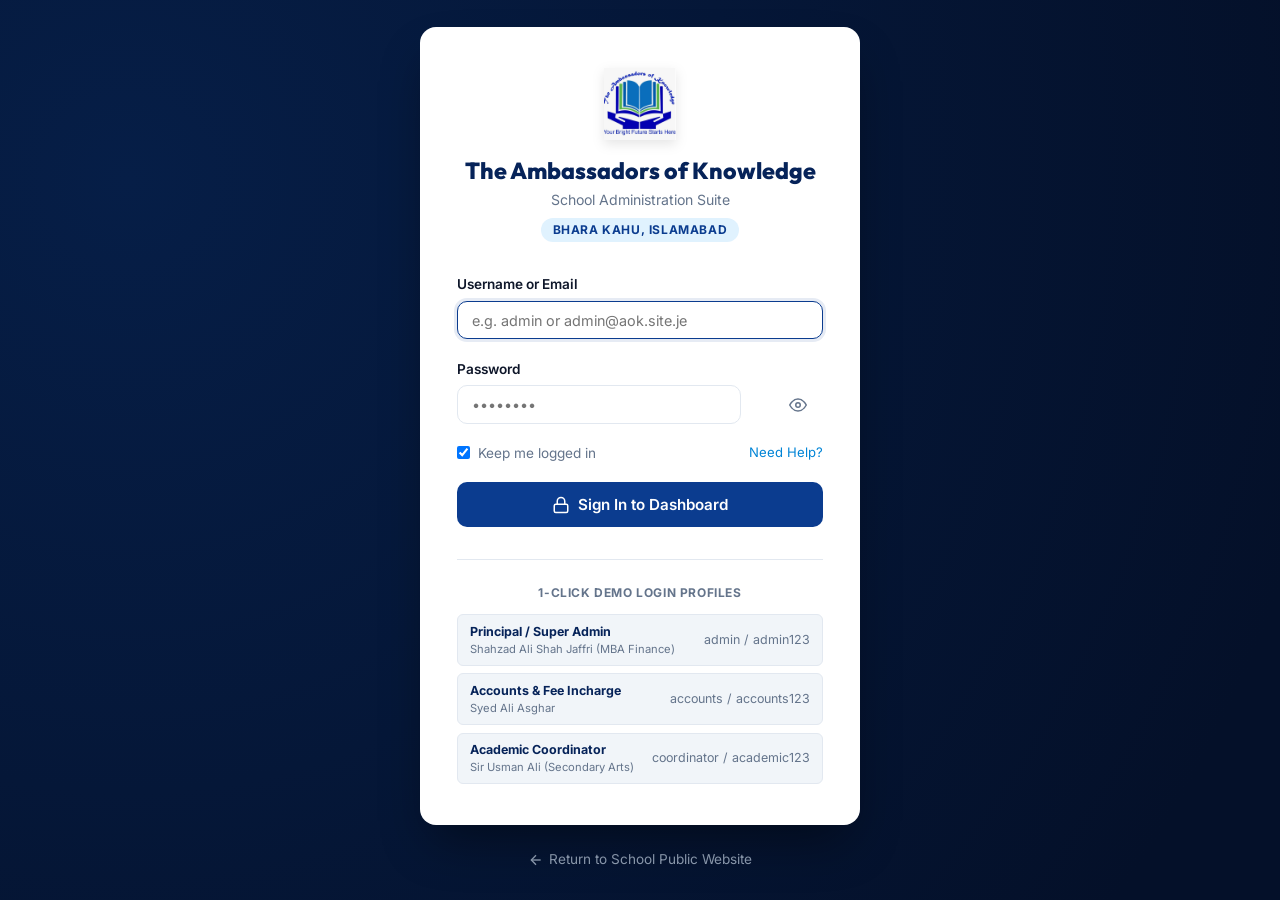
<file: admin/index.html>
<!DOCTYPE html>
<html lang="en">
<head>
  <meta charset="UTF-8">
  <meta name="viewport" content="width=device-width, initial-scale=1.0">
  <title>Admin Dashboard | The Ambassadors of Knowledge</title>
  <base href="/admin/">
  <link rel="icon" type="image/svg+xml" href="/assets/images/favicon.svg">
  <link rel="preconnect" href="https://fonts.googleapis.com">
  <link rel="preconnect" href="https://fonts.gstatic.com" crossorigin>
  <link href="https://fonts.googleapis.com/css2?family=Outfit:wght@500;600;700;800&family=Inter:wght@400;500;600;700&display=swap" rel="stylesheet">
  <link rel="stylesheet" href="/admin/css/admin.css">
</head>
<body>

  <div class="admin-layout">

    <!-- Sidebar Navigation -->
    <aside class="admin-sidebar">
      <div class="sidebar-header">
        <img src="/assets/images/logo.png" alt="AOK Logo" class="sidebar-logo">
        <div>
          <div class="sidebar-brand-name">AOK School</div>
          <span class="sidebar-brand-sub">Admin Portal</span>
        </div>
      </div>

      <nav class="sidebar-nav">
        <div class="sidebar-heading">Main Navigation</div>

        <div class="sidebar-item active" data-view="dashboard">
          <svg viewBox="0 0 24 24" fill="none" stroke="currentColor" stroke-width="2"><rect x="3" y="3" width="7" height="7"></rect><rect x="14" y="3" width="7" height="7"></rect><rect x="14" y="14" width="7" height="7"></rect><rect x="3" y="14" width="7" height="7"></rect></svg>
          <span>Dashboard</span>
        </div>

        <div class="sidebar-item" data-view="cms">
          <svg viewBox="0 0 24 24" fill="none" stroke="currentColor" stroke-width="2"><circle cx="12" cy="12" r="10"></circle><line x1="2" y1="12" x2="22" y2="12"></line><path d="M12 2a15.3 15.3 0 0 1 4 10 15.3 15.3 0 0 1-4 10 15.3 15.3 0 0 1-4-10 15.3 15.3 0 0 1 4-10z"></path></svg>
          <span>Website Content (CMS)</span>
          <span class="sidebar-item-badge blue">Edit Site</span>
        </div>

        <div class="sidebar-item" data-view="inquiries">
          <svg viewBox="0 0 24 24" fill="none" stroke="currentColor" stroke-width="2"><path d="M21 15a2 2 0 0 1-2 2H7l-4 4V5a2 2 0 0 1 2-2h14a2 2 0 0 1 2 2z"></path></svg>
          <span>Admissions / Inquiries</span>
          <span id="badge-inquiries-count" class="sidebar-item-badge">0</span>
        </div>

        <div class="sidebar-item" data-view="students">
          <svg viewBox="0 0 24 24" fill="none" stroke="currentColor" stroke-width="2"><path d="M17 21v-2a4 4 0 0 0-4-4H5a4 4 0 0 0-4 4v2"></path><circle cx="9" cy="7" r="4"></circle><path d="M23 21v-2a4 4 0 0 0-3-3.87"></path><path d="M16 3.13a4 4 0 0 1 0 7.75"></path></svg>
          <span>Student Directory</span>
        </div>

        <div class="sidebar-item" data-view="fees">
          <svg viewBox="0 0 24 24" fill="none" stroke="currentColor" stroke-width="2"><line x1="12" y1="1" x2="12" y2="23"></line><path d="M17 5H9.5a3.5 3.5 0 0 0 0 7h5a3.5 3.5 0 0 1 0 7H6"></path></svg>
          <span>Fee & Challans</span>
        </div>

        <div class="sidebar-heading">Academics & Operations</div>

        <div class="sidebar-item" data-view="classes">
          <svg viewBox="0 0 24 24" fill="none" stroke="currentColor" stroke-width="2"><path d="M4 19.5A2.5 2.5 0 0 1 6.5 17H20"></path><path d="M6.5 2H20v20H6.5A2.5 2.5 0 0 1 4 19.5v-15A2.5 2.5 0 0 1 6.5 2z"></path></svg>
          <span>Classes & Wings</span>
        </div>

        <div class="sidebar-item" data-view="staff">
          <svg viewBox="0 0 24 24" fill="none" stroke="currentColor" stroke-width="2"><path d="M20 21v-2a4 4 0 0 0-4-4H8a4 4 0 0 0-4 4v2"></path><circle cx="12" cy="7" r="4"></circle></svg>
          <span>Faculty & Staff</span>
        </div>

        <div class="sidebar-item" data-view="notices">
          <svg viewBox="0 0 24 24" fill="none" stroke="currentColor" stroke-width="2"><path d="M18 8A6 6 0 0 0 6 8c0 7-3 9-3 9h18s-3-2-3-9"></path><path d="M13.73 21a2 2 0 0 1-3.46 0"></path></svg>
          <span>Notice Board</span>
        </div>

        <div class="sidebar-item" data-view="gallery">
          <svg viewBox="0 0 24 24" fill="none" stroke="currentColor" stroke-width="2"><rect x="3" y="3" width="18" height="18" rx="2" ry="2"></rect><circle cx="8.5" cy="8.5" r="1.5"></circle><polyline points="21 15 16 10 5 21"></polyline></svg>
          <span>School Gallery</span>
        </div>

        <div class="sidebar-heading">System & Config</div>

        <div class="sidebar-item" data-view="settings">
          <svg viewBox="0 0 24 24" fill="none" stroke="currentColor" stroke-width="2"><circle cx="12" cy="12" r="3"></circle><path d="M19.4 15a1.65 1.65 0 0 0 .33 1.82l.06.06a2 2 0 0 1 0 2.83 2 2 0 0 1-2.83 0l-.06-.06a1.65 1.65 0 0 0-1.82-.33 1.65 1.65 0 0 0-1 1.51V21a2 2 0 0 1-2 2 2 2 0 0 1-2-2v-.09A1.65 1.65 0 0 0 9 19.4a1.65 1.65 0 0 0-1.82.33l-.06.06a2 2 0 0 1-2.83 0 2 2 0 0 1 0-2.83l.06-.06a1.65 1.65 0 0 0 .33-1.82 1.65 1.65 0 0 0-1.51-1H3a2 2 0 0 1-2-2 2 2 0 0 1 2-2h.09A1.65 1.65 0 0 0 4.6 9a1.65 1.65 0 0 0-.33-1.82l-.06-.06a2 2 0 0 1 0-2.83 2 2 0 0 1 2.83 0l.06.06a1.65 1.65 0 0 0 1.82.33H9a1.65 1.65 0 0 0 1-1.51V3a2 2 0 0 1 2-2 2 2 0 0 1 2 2v.09a1.65 1.65 0 0 0 1 1.51 1.65 1.65 0 0 0 1.82-.33l.06-.06a2 2 0 0 1 2.83 0 2 2 0 0 1 0 2.83l-.06.06a1.65 1.65 0 0 0-.33 1.82V9a1.65 1.65 0 0 0 1.51 1H21a2 2 0 0 1 2 2 2 2 0 0 1-2 2h-.09a1.65 1.65 0 0 0-1.51 1z"></path></svg>
          <span>Settings & Backup</span>
        </div>

        <div style="margin-top: auto; padding-top: 1.5rem;">
          <a href="/index.html" class="sidebar-item" style="color: #94a3b8;">
            <svg viewBox="0 0 24 24" fill="none" stroke="currentColor" stroke-width="2"><path d="M18 13v6a2 2 0 0 1-2 2H5a2 2 0 0 1-2-2V8a2 2 0 0 1 2-2h6"></path><polyline points="15 3 21 3 21 9"></polyline><line x1="10" y1="14" x2="21" y2="3"></line></svg>
            <span>View Public Site</span>
          </a>
        </div>
      </nav>

      <div class="sidebar-footer">
        <div class="sidebar-user">
          <img src="/assets/images/principal.jpg" alt="User" class="sidebar-user-avatar">
          <div class="sidebar-user-info">
            <div class="sidebar-user-name">Shahzad Ali Shah</div>
            <div class="sidebar-user-role">Super Admin</div>
          </div>
        </div>
        <button class="action-logout btn-icon del" title="Sign Out">
          <svg width="16" height="16" viewBox="0 0 24 24" fill="none" stroke="currentColor" stroke-width="2"><path d="M9 21H5a2 2 0 0 1-2-2V5a2 2 0 0 1 2-2h4"></path><polyline points="16 17 21 12 16 7"></polyline><line x1="21" y1="12" x2="9" y2="12"></line></svg>
        </button>
      </div>
    </aside>

    <!-- Main Content Area -->
    <main class="admin-main">

      <!-- Top Header Sticky Bar -->
      <header class="admin-header">
        <div class="header-left">
          <button id="mobile-sidebar-toggle" class="mobile-menu-toggle" aria-label="Toggle sidebar menu">
            <svg width="24" height="24" viewBox="0 0 24 24" fill="none" stroke="currentColor" stroke-width="2"><line x1="3" y1="12" x2="21" y2="12"></line><line x1="3" y1="6" x2="21" y2="6"></line><line x1="3" y1="18" x2="21" y2="18"></line></svg>
          </button>
          <div class="header-title-box">
            <h2 id="header-view-title">Dashboard</h2>
            <div class="header-breadcrumb">
              <span>Admin</span> / <span id="header-breadcrumb-view">Overview</span>
            </div>
          </div>
        </div>

        <div class="header-right">
          <div class="header-search">
            <svg viewBox="0 0 24 24" fill="none" stroke="currentColor" stroke-width="2"><circle cx="11" cy="11" r="8"></circle><line x1="21" y1="21" x2="16.65" y2="16.65"></line></svg>
            <input type="text" id="global-search-input" placeholder="Quick student search...">
          </div>

          <button class="header-action-btn accent" onclick="document.querySelector('.sidebar-item[data-view=cms]').click()">
            <svg width="16" height="16" viewBox="0 0 24 24" fill="none" stroke="currentColor" stroke-width="2"><path d="M11 4H4a2 2 0 0 0-2 2v14a2 2 0 0 0 2 2h14a2 2 0 0 0 2-2v-7"></path><path d="M18.5 2.5a2.121 2.121 0 0 1 3 3L12 15l-4 1 1-4 9.5-9.5z"></path></svg>
            <span>Edit Website</span>
          </button>

          <button class="header-icon-btn" onclick="document.querySelector('.sidebar-item[data-view=inquiries]').click()" title="Admission Inquiries">
            <svg width="18" height="18" viewBox="0 0 24 24" fill="none" stroke="currentColor" stroke-width="2"><path d="M18 8A6 6 0 0 0 6 8c0 7-3 9-3 9h18s-3-2-3-9"></path><path d="M13.73 21a2 2 0 0 1-3.46 0"></path></svg>
            <span id="header-inquiries-badge" class="header-icon-badge" style="display: none;">0</span>
          </button>

          <div style="display: flex; align-items: center; gap: 0.5rem; margin-left: 0.5rem; border-left: 1px solid var(--border-light); padding-left: 1rem;">
            <img src="/assets/images/principal.jpg" alt="User" class="header-user-avatar" style="width: 38px; height: 38px; border-radius: 50%; object-fit: cover;">
            <div style="line-height: 1.2;">
              <div class="header-user-name" style="font-weight: 700; font-size: 0.88rem; color: var(--primary-dark);">Shahzad Ali Shah</div>
              <div class="header-user-role" style="font-size: 0.72rem; color: var(--text-muted);">Principal (MBA Finance)</div>
            </div>
          </div>
        </div>
      </header>

      <!-- View Containers -->
      <div class="admin-content">

        <!-- 1. VIEW: DASHBOARD OVERVIEW -->
        <section id="view-dashboard" class="admin-view active">
          <!-- KPI Metrics Row -->
          <div class="metrics-grid">
            <div class="metric-card">
              <div>
                <div class="metric-label">Total Enrolled Students</div>
                <div id="kpi-total-students" class="metric-value">15</div>
                <div class="metric-trend positive">
                  <svg width="12" height="12" viewBox="0 0 24 24" fill="none" stroke="currentColor" stroke-width="2"><polyline points="23 6 13.5 15.5 8.5 10.5 1 18"></polyline></svg>
                  <span>Active Session 2026-27</span>
                </div>
              </div>
              <div class="metric-icon-wrap">
                <svg width="24" height="24" viewBox="0 0 24 24" fill="none" stroke="currentColor" stroke-width="2"><path d="M17 21v-2a4 4 0 0 0-4-4H5a4 4 0 0 0-4 4v2"></path><circle cx="9" cy="7" r="4"></circle></svg>
              </div>
            </div>

            <div class="metric-card accent">
              <div>
                <div class="metric-label">Monthly Fee Collection</div>
                <div id="kpi-fee-collection" class="metric-value">Rs. 32,250</div>
                <div id="kpi-fee-rate" class="metric-trend positive">78% Recovery</div>
              </div>
              <div class="metric-icon-wrap green">
                <svg width="24" height="24" viewBox="0 0 24 24" fill="none" stroke="currentColor" stroke-width="2"><line x1="12" y1="1" x2="12" y2="23"></line><path d="M17 5H9.5a3.5 3.5 0 0 0 0 7h5a3.5 3.5 0 0 1 0 7H6"></path></svg>
              </div>
            </div>

            <div class="metric-card warning">
              <div>
                <div class="metric-label">Pending Inquiries</div>
                <div id="kpi-pending-inquiries" class="metric-value">2</div>
                <div class="metric-trend alert">Action Required</div>
              </div>
              <div class="metric-icon-wrap amber">
                <svg width="24" height="24" viewBox="0 0 24 24" fill="none" stroke="currentColor" stroke-width="2"><path d="M21 15a2 2 0 0 1-2 2H7l-4 4V5a2 2 0 0 1 2-2h14a2 2 0 0 1 2 2z"></path></svg>
              </div>
            </div>

            <div class="metric-card secondary">
              <div>
                <div class="metric-label">Faculty & Staff</div>
                <div id="kpi-staff-count" class="metric-value">6</div>
                <div class="metric-trend neutral">All Departments</div>
              </div>
              <div class="metric-icon-wrap blue">
                <svg width="24" height="24" viewBox="0 0 24 24" fill="none" stroke="currentColor" stroke-width="2"><path d="M20 21v-2a4 4 0 0 0-4-4H8a4 4 0 0 0-4 4v2"></path><circle cx="12" cy="7" r="4"></circle></svg>
              </div>
            </div>
          </div>

          <!-- Charts Row -->
          <div class="dashboard-charts-grid">
            <div class="card">
              <div class="card-header">
                <div>
                  <h3 class="card-title">Enrollment Distribution by Academic Wing</h3>
                  <p class="card-subtitle">Student breakdown from Playgroup through Matric Arts Wing</p>
                </div>
                <button class="btn btn-sm btn-secondary" onclick="document.querySelector('.sidebar-item[data-view=students]').click()">View All Students</button>
              </div>
              <div id="enrollment-bar-chart" class="chart-container">
                <!-- SVG bar chart injected via JS -->
              </div>
              <div class="chart-legend">
                <div class="legend-item"><span class="legend-dot" style="background: #0084d6;"></span> Early Years</div>
                <div class="legend-item"><span class="legend-dot" style="background: #0b3c8f;"></span> Primary Wing</div>
                <div class="legend-item"><span class="legend-dot" style="background: #48bb37;"></span> Middle Wing</div>
                <div class="legend-item"><span class="legend-dot" style="background: #f59e0b;"></span> Matric Arts Group</div>
              </div>
            </div>

            <div class="card">
              <div class="card-header">
                <div>
                  <h3 class="card-title">Wing Capacity & Arts Focus</h3>
                  <p class="card-subtitle">Active student enrollment share</p>
                </div>
              </div>
              <div id="wing-progress-list" class="wing-stat-list">
                <!-- Wing progress bars injected via JS -->
              </div>
            </div>
          </div>

          <!-- Bottom Grid: Recent Inquiries & Quick Action Tools -->
          <div style="display: grid; grid-template-columns: 1.5fr 1fr; gap: 1.5rem;">
            <div class="card">
              <div class="card-header">
                <div>
                  <h3 class="card-title">Latest Admission Inquiries</h3>
                  <p class="card-subtitle">Direct submissions from the school website</p>
                </div>
                <button class="btn btn-sm btn-primary" onclick="document.querySelector('.sidebar-item[data-view=inquiries]').click()">Inquiries CRM</button>
              </div>
              <div id="dashboard-recent-inquiries">
                <!-- Recent inquiries list injected via JS -->
              </div>
            </div>

            <div class="card" style="background: linear-gradient(145deg, #ffffff 0%, #f8fafc 100%);">
              <div class="card-header">
                <h3 class="card-title">Admin Quick Operations</h3>
              </div>
              <div style="display: flex; flex-direction: column; gap: 0.75rem;">
                <button class="btn btn-primary" onclick="document.querySelector('.sidebar-item[data-view=cms]').click()" style="justify-content: flex-start; padding: 0.75rem 1rem;">
                  <svg width="18" height="18" viewBox="0 0 24 24" fill="none" stroke="currentColor" stroke-width="2"><circle cx="12" cy="12" r="10"></circle><line x1="2" y1="12" x2="22" y2="12"></line><path d="M12 2a15.3 15.3 0 0 1 4 10 15.3 15.3 0 0 1-4 10 15.3 15.3 0 0 1-4-10 15.3 15.3 0 0 1 4-10z"></path></svg>
                  <span>Edit Website Content, Text & Fees (CMS)</span>
                </button>

                <button class="btn btn-accent" onclick="openAddStudentModal()" style="justify-content: flex-start; padding: 0.75rem 1rem;">
                  <svg width="18" height="18" viewBox="0 0 24 24" fill="none" stroke="currentColor" stroke-width="2"><path d="M16 21v-2a4 4 0 0 0-4-4H5a4 4 0 0 0-4 4v2"></path><circle cx="8.5" cy="7.5" r="4"></circle><line x1="20" y1="8" x2="20" y2="14"></line><line x1="23" y1="11" x2="17" y2="11"></line></svg>
                  <span>Enroll New Student with Roll Number</span>
                </button>

                <button class="btn btn-secondary" onclick="openRecordPaymentModal()" style="justify-content: flex-start; padding: 0.75rem 1rem;">
                  <svg width="18" height="18" viewBox="0 0 24 24" fill="none" stroke="currentColor" stroke-width="2"><rect x="1" y="4" width="22" height="16" rx="2" ry="2"></rect><line x1="1" y1="10" x2="23" y2="10"></line></svg>
                  <span>Record Cash / Bank Fee Payment</span>
                </button>

                <div style="margin-top: 0.5rem; padding: 0.85rem; background: var(--secondary-light); border-radius: var(--radius-md); font-size: 0.82rem; color: var(--primary);">
                  <strong>Campus:</strong> Dhok Badam Satramile, Bhara Kahu Islamabad.<br>
                  <strong>Helpline:</strong> 03475409209 • <strong>Session:</strong> 2026-2027
                </div>
              </div>
            </div>
          </div>
        </section>

        <!-- 2. VIEW: WEBSITE CONTENT EDITOR (CMS) -->
        <section id="view-cms" class="admin-view">
          <div class="card" style="margin-bottom: 1.5rem;">
            <div class="card-header" style="flex-wrap: wrap; gap: 1rem;">
              <div>
                <h3 class="card-title">🌐 Live Website Content Editor (CMS)</h3>
                <p class="card-subtitle">Easily edit texts, slogans, fees, announcements, and leadership messages displayed on your school website</p>
              </div>
              <div class="card-actions" style="flex-wrap: wrap;">
                <button id="cms-btn-reset" class="btn btn-sm btn-secondary" title="Restore original text defaults">Reset to Defaults</button>
                <a href="/index.html" target="_blank" class="btn btn-sm btn-secondary" title="Open website in new tab to see edits">
                  <svg width="14" height="14" viewBox="0 0 24 24" fill="none" stroke="currentColor" stroke-width="2"><path d="M18 13v6a2 2 0 0 1-2 2H5a2 2 0 0 1-2-2V8a2 2 0 0 1 2-2h6"></path><polyline points="15 3 21 3 21 9"></polyline><line x1="10" y1="14" x2="21" y2="3"></line></svg>
                  Preview Website
                </a>
                <button id="cms-btn-publish" class="btn btn-sm btn-accent" style="font-weight: 700;">
                  <svg width="15" height="15" viewBox="0 0 24 24" fill="none" stroke="currentColor" stroke-width="2"><path d="M19 21H5a2 2 0 0 1-2-2V5a2 2 0 0 1 2-2h11l5 5v11a2 2 0 0 1-2 2z"></path><polyline points="17 21 17 13 7 13 7 21"></polyline><polyline points="7 3 7 8 15 8"></polyline></svg>
                  Save & Publish Live to Website
                </button>
              </div>
            </div>

            <!-- CMS Sub-Navigation Tabs -->
            <div class="cms-nav-tabs">
              <button class="cms-tab-btn active" data-cms-tab="general">General & Contact</button>
              <button class="cms-tab-btn" data-cms-tab="hero">Homepage Hero Banner</button>
              <button class="cms-tab-btn" data-cms-tab="leadership">Principal Message</button>
              <button class="cms-tab-btn" data-cms-tab="fees">Tuition Fees & Calculator</button>
              <button class="cms-tab-btn" data-cms-tab="about">Vision & Mission</button>
            </div>

            <!-- TAB 1: GENERAL & CONTACT -->
            <div id="cms-tab-general" class="cms-tab-pane active">
              <div class="form-grid">
                <div class="form-group">
                  <label class="form-label">School Official Name</label>
                  <input type="text" id="cms-school-name" class="form-control">
                </div>
                <div class="form-group">
                  <label class="form-label">School Slogan / Motto</label>
                  <input type="text" id="cms-slogan" class="form-control">
                </div>
                <div class="form-group">
                  <label class="form-label">Topbar Admissions Badge Text</label>
                  <input type="text" id="cms-admissions-badge" class="form-control" placeholder="e.g. Admissions Open 2026-2027">
                </div>
                <div class="form-group">
                  <label class="form-label">Official Phone Number (Displayed across header, topbar, footer)</label>
                  <input type="text" id="cms-phone" class="form-control">
                </div>
                <div class="form-group">
                  <label class="form-label">WhatsApp Number (e.g. 923475409209)</label>
                  <input type="text" id="cms-whatsapp" class="form-control">
                </div>
                <div class="form-group">
                  <label class="form-label">Official Email Address</label>
                  <input type="email" id="cms-email" class="form-control">
                </div>
                <div class="form-group full-width">
                  <label class="form-label">Campus Physical Address</label>
                  <input type="text" id="cms-address" class="form-control">
                </div>
                <div class="form-group">
                  <label class="form-label">School Office Hours</label>
                  <input type="text" id="cms-office-hours" class="form-control" placeholder="e.g. Monday - Saturday: 8:00 AM - 2:00 PM">
                </div>
                <div class="form-group">
                  <label class="form-label">Sunday Status</label>
                  <input type="text" id="cms-sunday-status" class="form-control" value="Sunday: Closed">
                </div>
              </div>
            </div>

            <!-- TAB 2: HOMEPAGE HERO BANNER -->
            <div id="cms-tab-hero" class="cms-tab-pane" style="display: none;">
              <div class="form-grid">
                <div class="form-group full-width">
                  <label class="form-label">Hero Motto Badge Tag</label>
                  <input type="text" id="cms-hero-motto-tag" class="form-control">
                </div>
                <div class="form-group full-width">
                  <label class="form-label">Hero Main Title / Headline</label>
                  <input type="text" id="cms-hero-title" class="form-control">
                </div>
                <div class="form-group full-width">
                  <label class="form-label">Hero Description Paragraph</label>
                  <textarea id="cms-hero-desc" class="form-control" rows="3"></textarea>
                </div>

                <div class="form-group">
                  <label class="form-label">Stat Box 1 Title</label>
                  <input type="text" id="cms-hero-stat1-title" class="form-control">
                </div>
                <div class="form-group">
                  <label class="form-label">Stat Box 1 Label</label>
                  <input type="text" id="cms-hero-stat1-desc" class="form-control">
                </div>

                <div class="form-group">
                  <label class="form-label">Stat Box 2 Title</label>
                  <input type="text" id="cms-hero-stat2-title" class="form-control">
                </div>
                <div class="form-group">
                  <label class="form-label">Stat Box 2 Label</label>
                  <input type="text" id="cms-hero-stat2-desc" class="form-control">
                </div>

                <div class="form-group">
                  <label class="form-label">Stat Box 3 Title</label>
                  <input type="text" id="cms-hero-stat3-title" class="form-control">
                </div>
                <div class="form-group">
                  <label class="form-label">Stat Box 3 Label</label>
                  <input type="text" id="cms-hero-stat3-desc" class="form-control">
                </div>
              </div>
            </div>

            <!-- TAB 3: PRINCIPAL & LEADERSHIP -->
            <div id="cms-tab-leadership" class="cms-tab-pane" style="display: none;">
              <div class="form-grid">
                <div class="form-group">
                  <label class="form-label">Principal / Founder Full Name</label>
                  <input type="text" id="cms-leader-name" class="form-control">
                </div>
                <div class="form-group">
                  <label class="form-label">Academic Qualification Badge</label>
                  <input type="text" id="cms-leader-qual" class="form-control" placeholder="e.g. MBA Finance">
                </div>
                <div class="form-group">
                  <label class="form-label">Role Designation</label>
                  <input type="text" id="cms-leader-role" class="form-control" value="Principal & Founder">
                </div>
                <div class="form-group">
                  <label class="form-label">Institution Affiliation</label>
                  <input type="text" id="cms-leader-org" class="form-control" value="The Ambassadors of Knowledge, Islamabad">
                </div>
                <div class="form-group full-width">
                  <label class="form-label">Leadership Highlight Quote (Displayed in blockquote)</label>
                  <textarea id="cms-leader-quote" class="form-control" rows="3"></textarea>
                </div>
                <div class="form-group full-width">
                  <label class="form-label">Full Leadership Message Body</label>
                  <textarea id="cms-leader-msg" class="form-control" rows="4"></textarea>
                </div>
              </div>
            </div>

            <!-- TAB 4: TUITION FEES & CALCULATOR -->
            <div id="cms-tab-fees" class="cms-tab-pane" style="display: none;">
              <p style="font-size: 0.88rem; color: var(--text-muted); margin-bottom: 1.25rem;">
                Editing tuition rates here instantly updates the official fee tables, fee cards, and the interactive tuition calculator across the entire website.
              </p>
              <div class="form-grid">
                <div class="form-group">
                  <label class="form-label">Playgroup Monthly Fee (PKR)</label>
                  <input type="number" id="cms-fee-playgroup" class="form-control">
                </div>
                <div class="form-group">
                  <label class="form-label">Nursery Monthly Fee (PKR)</label>
                  <input type="number" id="cms-fee-nursery" class="form-control">
                </div>
                <div class="form-group">
                  <label class="form-label">Prep Monthly Fee (PKR)</label>
                  <input type="number" id="cms-fee-prep" class="form-control">
                </div>
                <div class="form-group">
                  <label class="form-label">Class 1 Monthly Fee (PKR)</label>
                  <input type="number" id="cms-fee-class1" class="form-control">
                </div>
                <div class="form-group">
                  <label class="form-label">Class 2 Monthly Fee (PKR)</label>
                  <input type="number" id="cms-fee-class2" class="form-control">
                </div>
                <div class="form-group">
                  <label class="form-label">Class 3 Monthly Fee (PKR)</label>
                  <input type="number" id="cms-fee-class3" class="form-control">
                </div>
                <div class="form-group">
                  <label class="form-label">Class 4 Monthly Fee (PKR)</label>
                  <input type="number" id="cms-fee-class4" class="form-control">
                </div>
                <div class="form-group">
                  <label class="form-label">Class 5 Monthly Fee (PKR)</label>
                  <input type="number" id="cms-fee-class5" class="form-control">
                </div>
                <div class="form-group">
                  <label class="form-label">Class 6 Monthly Fee (PKR)</label>
                  <input type="number" id="cms-fee-class6" class="form-control">
                </div>
                <div class="form-group">
                  <label class="form-label">Class 7 Monthly Fee (PKR)</label>
                  <input type="number" id="cms-fee-class7" class="form-control">
                </div>
                <div class="form-group">
                  <label class="form-label">Class 8 Monthly Fee (PKR)</label>
                  <input type="number" id="cms-fee-class8" class="form-control">
                </div>
                <div class="form-group">
                  <label class="form-label">Pre-9 Arts Monthly Fee (PKR)</label>
                  <input type="number" id="cms-fee-pre9" class="form-control">
                </div>
                <div class="form-group">
                  <label class="form-label">Class 9 (Arts) Monthly Fee (PKR)</label>
                  <input type="number" id="cms-fee-class9" class="form-control">
                </div>
                <div class="form-group">
                  <label class="form-label">Class 10 (Arts) Monthly Fee (PKR)</label>
                  <input type="number" id="cms-fee-class10" class="form-control">
                </div>
                <div class="form-group">
                  <label class="form-label">Sibling Discount Percentage (%)</label>
                  <input type="number" id="cms-fee-sibling" class="form-control" value="10">
                </div>
              </div>
            </div>

            <!-- TAB 5: ABOUT, VISION & MISSION -->
            <div id="cms-tab-about" class="cms-tab-pane" style="display: none;">
              <div class="form-grid">
                <div class="form-group full-width">
                  <label class="form-label">Heritage Section Headline</label>
                  <input type="text" id="cms-about-heritage" class="form-control">
                </div>
                <div class="form-group full-width">
                  <label class="form-label">School Vision Statement</label>
                  <textarea id="cms-about-vision" class="form-control" rows="3"></textarea>
                </div>
                <div class="form-group full-width">
                  <label class="form-label">School Mission Statement</label>
                  <textarea id="cms-about-mission" class="form-control" rows="3"></textarea>
                </div>
                <div class="form-group full-width">
                  <label class="form-label">Core Values Description</label>
                  <textarea id="cms-about-values" class="form-control" rows="3"></textarea>
                </div>
              </div>
            </div>

            <div style="margin-top: 2rem; padding-top: 1.25rem; border-top: 1px solid var(--border-light); display: flex; justify-content: space-between; align-items: center; flex-wrap: wrap; gap: 1rem;">
              <div style="font-size: 0.82rem; color: var(--text-muted);">
                ✨ Changes are published to your website in real-time.
              </div>
              <button class="btn btn-primary btn-publish-action" onclick="saveCMSContent()">
                <svg width="16" height="16" viewBox="0 0 24 24" fill="none" stroke="currentColor" stroke-width="2"><path d="M19 21H5a2 2 0 0 1-2-2V5a2 2 0 0 1 2-2h11l5 5v11a2 2 0 0 1-2 2z"></path><polyline points="17 21 17 13 7 13 7 21"></polyline><polyline points="7 3 7 8 15 8"></polyline></svg>
                Publish All Changes Live
              </button>
            </div>
          </div>
        </section>

        <!-- 3. VIEW: INQUIRIES & ADMISSIONS CRM -->
        <section id="view-inquiries" class="admin-view">
          <div class="card">
            <div class="card-header">
              <div>
                <h3 class="card-title">Website Admission Inquiries</h3>
                <p class="card-subtitle">Manage, contact, and enroll prospective students from the online contact form</p>
              </div>
              <button id="btn-export-inquiries" class="btn btn-sm btn-secondary">
                <svg width="14" height="14" viewBox="0 0 24 24" fill="none" stroke="currentColor" stroke-width="2"><path d="M21 15v4a2 2 0 0 1-2 2H5a2 2 0 0 1-2-2v-4"></path><polyline points="7 10 12 15 17 10"></polyline><line x1="12" y1="15" x2="12" y2="3"></line></svg>
                Export CSV
              </button>
            </div>

            <div class="table-toolbar">
              <div class="table-search-box">
                <svg viewBox="0 0 24 24" fill="none" stroke="currentColor" stroke-width="2"><circle cx="11" cy="11" r="8"></circle><line x1="21" y1="21" x2="16.65" y2="16.65"></line></svg>
                <input type="text" id="inquiries-search" placeholder="Search by parent, student, or phone...">
              </div>

              <div class="table-filters">
                <select id="inquiries-status-filter" class="filter-select">
                  <option value="all">All Inquiry Statuses</option>
                  <option value="new">New (Unread)</option>
                  <option value="contacted">Contacted</option>
                  <option value="interview_scheduled">Interview Set</option>
                  <option value="admitted">Admitted</option>
                  <option value="declined">Declined</option>
                </select>
              </div>
            </div>

            <div class="table-wrapper">
              <table class="data-table">
                <thead>
                  <tr>
                    <th>Parent / Contact</th>
                    <th>Child Name</th>
                    <th>Class Requested</th>
                    <th>Message Details</th>
                    <th>Date Received</th>
                    <th>Status</th>
                    <th>Actions</th>
                  </tr>
                </thead>
                <tbody id="inquiries-table-body">
                  <!-- Injected via JS -->
                </tbody>
              </table>
            </div>
          </div>
        </section>

        <!-- 4. VIEW: STUDENT DIRECTORY -->
        <section id="view-students" class="admin-view">
          <div class="card">
            <div class="card-header">
              <div>
                <h3 class="card-title">Student Directory & Profiles</h3>
                <p class="card-subtitle">Comprehensive registry of all active students at The Ambassadors of Knowledge</p>
              </div>
              <div class="card-actions">
                <button id="btn-export-students" class="btn btn-sm btn-secondary">
                  <svg width="14" height="14" viewBox="0 0 24 24" fill="none" stroke="currentColor" stroke-width="2"><path d="M21 15v4a2 2 0 0 1-2 2H5a2 2 0 0 1-2-2v-4"></path><polyline points="7 10 12 15 17 10"></polyline><line x1="12" y1="15" x2="12" y2="3"></line></svg>
                  Export CSV
                </button>
                <button id="btn-add-student" class="btn btn-sm btn-primary">
                  <svg width="14" height="14" viewBox="0 0 24 24" fill="none" stroke="currentColor" stroke-width="2"><line x1="12" y1="5" x2="12" y2="19"></line><line x1="5" y1="12" x2="19" y2="12"></line></svg>
                  Enroll Student
                </button>
              </div>
            </div>

            <div class="table-toolbar">
              <div class="table-search-box">
                <svg viewBox="0 0 24 24" fill="none" stroke="currentColor" stroke-width="2"><circle cx="11" cy="11" r="8"></circle><line x1="21" y1="21" x2="16.65" y2="16.65"></line></svg>
                <input type="text" id="students-search" placeholder="Search by name, roll number, father...">
              </div>

              <div class="table-filters">
                <select id="students-grade-filter" class="filter-select">
                  <option value="all">All Grades</option>
                  <option value="Playgroup">Playgroup</option>
                  <option value="Nursery">Nursery</option>
                  <option value="Prep">Prep</option>
                  <option value="Class 1">Class 1</option>
                  <option value="Class 2">Class 2</option>
                  <option value="Class 3">Class 3</option>
                  <option value="Class 4">Class 4</option>
                  <option value="Class 5">Class 5</option>
                  <option value="Class 6">Class 6</option>
                  <option value="Class 7">Class 7</option>
                  <option value="Class 8">Class 8</option>
                  <option value="Pre-9">Pre-9 Arts</option>
                  <option value="Class 9 (Arts)">Class 9 (Arts)</option>
                  <option value="Class 10 (Arts)">Class 10 (Arts)</option>
                </select>

                <select id="students-fee-filter" class="filter-select">
                  <option value="all">All Fee Statuses</option>
                  <option value="paid">Fee Paid</option>
                  <option value="unpaid">Fee Unpaid</option>
                </select>
              </div>
            </div>

            <div class="table-wrapper">
              <table class="data-table">
                <thead>
                  <tr>
                    <th>Roll No</th>
                    <th>Student Name</th>
                    <th>Father Name</th>
                    <th>Grade & Section</th>
                    <th>Emergency Phone</th>
                    <th>Monthly Fee</th>
                    <th>Status</th>
                    <th>Actions</th>
                  </tr>
                </thead>
                <tbody id="students-table-body">
                  <!-- Injected via JS -->
                </tbody>
              </table>
            </div>
          </div>
        </section>

        <!-- 5. VIEW: FEES & CHALLANS -->
        <section id="view-fees" class="admin-view">
          <div class="metrics-grid" style="margin-bottom: 1.25rem;">
            <div class="metric-card">
              <div>
                <div class="metric-label">Total Fee Invoiced</div>
                <div id="fees-total-billed" class="metric-value">Rs. 0</div>
              </div>
            </div>
            <div class="metric-card accent">
              <div>
                <div class="metric-label">Total Fee Collected</div>
                <div id="fees-total-collected" class="metric-value">Rs. 0</div>
              </div>
            </div>
            <div class="metric-card warning">
              <div>
                <div class="metric-label">Total Outstanding Arrears</div>
                <div id="fees-total-pending" class="metric-value">Rs. 0</div>
              </div>
            </div>
          </div>

          <div class="card">
            <div class="card-header">
              <div>
                <h3 class="card-title">Fee Collection & Official Challan Registry</h3>
                <p class="card-subtitle">Record cash/bank deposits and print standard 3-copy Pakistani bank challans</p>
              </div>
              <div class="card-actions">
                <button id="btn-export-fees" class="btn btn-sm btn-secondary">Export CSV</button>
                <button id="btn-record-fee-payment" class="btn btn-sm btn-primary">+ Record Payment</button>
              </div>
            </div>

            <div class="table-toolbar">
              <div class="table-search-box">
                <svg viewBox="0 0 24 24" fill="none" stroke="currentColor" stroke-width="2"><circle cx="11" cy="11" r="8"></circle><line x1="21" y1="21" x2="16.65" y2="16.65"></line></svg>
                <input type="text" id="fees-search" placeholder="Search by student, roll no, challan no...">
              </div>

              <div class="table-filters">
                <select id="fees-status-filter" class="filter-select">
                  <option value="all">All Payment Statuses</option>
                  <option value="paid">Paid</option>
                  <option value="unpaid">Unpaid / Due</option>
                </select>
              </div>
            </div>

            <div class="table-wrapper">
              <table class="data-table">
                <thead>
                  <tr>
                    <th>Challan No</th>
                    <th>Student Info</th>
                    <th>Grade</th>
                    <th>Month</th>
                    <th>Net Amount</th>
                    <th>Due Date</th>
                    <th>Status</th>
                    <th>Actions</th>
                  </tr>
                </thead>
                <tbody id="fees-table-body">
                  <!-- Injected via JS -->
                </tbody>
              </table>
            </div>
          </div>
        </section>

        <!-- 6. VIEW: CLASSES & ACADEMIC WINGS -->
        <section id="view-classes" class="admin-view">
          <div class="card">
            <div class="card-header">
              <div>
                <h3 class="card-title">Academic Wings & Class Management</h3>
                <p class="card-subtitle">Official structure from Playgroup to 10th Matric Arts Specialization</p>
              </div>
            </div>

            <div class="table-wrapper">
              <table class="data-table">
                <thead>
                  <tr>
                    <th>Class Name & Room</th>
                    <th>Academic Wing</th>
                    <th>Tuition Fee</th>
                    <th>Enrolled / Capacity</th>
                    <th>Class Incharge / Teacher</th>
                  </tr>
                </thead>
                <tbody id="classes-table-body">
                  <!-- Injected via JS -->
                </tbody>
              </table>
            </div>
          </div>
        </section>

        <!-- 7. VIEW: FACULTY & STAFF -->
        <section id="view-staff" class="admin-view">
          <div class="card">
            <div class="card-header">
              <div>
                <h3 class="card-title">Faculty & Staff Directory</h3>
                <p class="card-subtitle">Teachers, administration, and executive leadership of the school</p>
              </div>
              <button id="btn-add-staff" class="btn btn-sm btn-primary">+ Add Faculty Member</button>
            </div>

            <div id="staff-cards-grid" style="display: grid; grid-template-columns: repeat(auto-fit, minmax(280px, 1fr)); gap: 1.25rem;">
              <!-- Injected via JS -->
            </div>
          </div>
        </section>

        <!-- 8. VIEW: NOTICE BOARD -->
        <section id="view-notices" class="admin-view">
          <div class="card">
            <div class="card-header">
              <div>
                <h3 class="card-title">School Notice Board & Announcements</h3>
                <p class="card-subtitle">Official announcements for parents, students, and faculty</p>
              </div>
              <button id="btn-add-notice" class="btn btn-sm btn-primary">+ Post New Notice</button>
            </div>

            <div id="notices-cards-grid" style="display: grid; grid-template-columns: repeat(auto-fit, minmax(320px, 1fr)); gap: 1.25rem;">
              <!-- Injected via JS -->
            </div>
          </div>
        </section>

        <!-- 9. VIEW: MEDIA GALLERY -->
        <section id="view-gallery" class="admin-view">
          <div class="card">
            <div class="card-header">
              <div>
                <h3 class="card-title">School Life & Picture Gallery Manager</h3>
                <p class="card-subtitle">Photos showcase of campus activities, study tours, and ceremonies</p>
              </div>
            </div>

            <div id="gallery-items-grid" style="display: grid; grid-template-columns: repeat(auto-fit, minmax(280px, 1fr)); gap: 1.5rem;">
              <!-- Injected via JS -->
            </div>
          </div>
        </section>

        <!-- 10. VIEW: SETTINGS & BACKUP -->
        <section id="view-settings" class="admin-view">
          <div style="display: grid; grid-template-columns: 2fr 1fr; gap: 1.5rem;">
            
            <div class="card">
              <div class="card-header">
                <h3 class="card-title">School Profile & Fee Challan Configuration</h3>
              </div>

              <form id="settings-form">
                <div class="form-grid">
                  <div class="form-group">
                    <label class="form-label">School Name</label>
                    <input type="text" id="set-school-name" class="form-control" required>
                  </div>
                  <div class="form-group">
                    <label class="form-label">Motto / Slogan</label>
                    <input type="text" id="set-slogan" class="form-control">
                  </div>
                  <div class="form-group">
                    <label class="form-label">Official Phone</label>
                    <input type="text" id="set-phone" class="form-control" required>
                  </div>
                  <div class="form-group">
                    <label class="form-label">Official Email</label>
                    <input type="email" id="set-email" class="form-control" required>
                  </div>
                  <div class="form-group full-width">
                    <label class="form-label">Campus Physical Address</label>
                    <input type="text" id="set-address" class="form-control" required>
                  </div>
                  <div class="form-group">
                    <label class="form-label">Principal / Director Name</label>
                    <input type="text" id="set-principal" class="form-control" required>
                  </div>
                  <div class="form-group">
                    <label class="form-label">Principal Qualification</label>
                    <input type="text" id="set-principal-qual" class="form-control">
                  </div>
                  <div class="form-group">
                    <label class="form-label">Active Academic Session</label>
                    <input type="text" id="set-session" class="form-control">
                  </div>
                  <div class="form-group">
                    <label class="form-label">Bank Name for Fee Challan</label>
                    <input type="text" id="set-bank-name" class="form-control">
                  </div>
                  <div class="form-group">
                    <label class="form-label">Bank Account Title</label>
                    <input type="text" id="set-account-title" class="form-control">
                  </div>
                  <div class="form-group">
                    <label class="form-label">Bank Account Number / IBAN</label>
                    <input type="text" id="set-account-num" class="form-control">
                  </div>
                  <div class="form-group">
                    <label class="form-label">Default Challan Due Day of Month</label>
                    <input type="number" id="set-challan-due" class="form-control" min="1" max="28">
                  </div>
                </div>

                <div style="margin-top: 1.5rem; text-align: right;">
                  <button type="submit" class="btn btn-primary">Save School Profile</button>
                </div>
              </form>
            </div>

            <!-- Side Card: Backup & Password -->
            <div style="display: flex; flex-direction: column; gap: 1.5rem;">
              <div class="card">
                <div class="card-header">
                  <h3 class="card-title">Data Backup & Restore</h3>
                </div>
                <p style="font-size: 0.85rem; color: var(--text-muted); margin-bottom: 1.25rem;">
                  Export complete school records (students, fees, inquiries, staff) to a secure JSON file, or restore anytime.
                </p>
                <div style="display: flex; flex-direction: column; gap: 0.75rem;">
                  <button id="btn-export-backup" class="btn btn-primary" style="width: 100%;">
                    <svg width="16" height="16" viewBox="0 0 24 24" fill="none" stroke="currentColor" stroke-width="2"><path d="M21 15v4a2 2 0 0 1-2 2H5a2 2 0 0 1-2-2v-4"></path><polyline points="7 10 12 15 17 10"></polyline><line x1="12" y1="15" x2="12" y2="3"></line></svg>
                    Download Full Database Backup
                  </button>
                  <button id="btn-import-backup" class="btn btn-secondary" style="width: 100%;">
                    <svg width="16" height="16" viewBox="0 0 24 24" fill="none" stroke="currentColor" stroke-width="2"><path d="M21 15v4a2 2 0 0 1-2 2H5a2 2 0 0 1-2-2v-4"></path><polyline points="17 8 12 3 7 8"></polyline><line x1="12" y1="3" x2="12" y2="15"></line></svg>
                    Restore from Backup JSON
                  </button>
                  <input type="file" id="file-restore-input" accept=".json" style="display: none;">

                  <button id="btn-reset-defaults" class="btn btn-danger btn-sm" style="margin-top: 0.5rem;">
                    Reset to Default Demo State
                  </button>
                </div>
              </div>

              <div class="card">
                <div class="card-header">
                  <h3 class="card-title">Change Account Password</h3>
                </div>
                <form id="password-change-form" style="display: flex; flex-direction: column; gap: 0.85rem;">
                  <div class="form-group">
                    <label class="form-label">Current Password</label>
                    <input type="password" id="pwd-current" class="form-control" required>
                  </div>
                  <div class="form-group">
                    <label class="form-label">New Password</label>
                    <input type="password" id="pwd-new" class="form-control" required>
                  </div>
                  <div class="form-group">
                    <label class="form-label">Confirm New Password</label>
                    <input type="password" id="pwd-confirm" class="form-control" required>
                  </div>
                  <button type="submit" class="btn btn-secondary btn-sm" style="margin-top: 0.5rem;">Update Password</button>
                </form>
              </div>
            </div>

          </div>

          <!-- Audit Logs Section -->
          <div class="card" style="margin-top: 1.5rem;">
            <div class="card-header">
              <h3 class="card-title">System Activity & Audit Trail</h3>
              <span class="card-subtitle">Recent administrative actions</span>
            </div>
            <div class="table-wrapper">
              <table class="data-table">
                <thead>
                  <tr>
                    <th>Timestamp</th>
                    <th>User</th>
                    <th>Action</th>
                    <th>Details</th>
                  </tr>
                </thead>
                <tbody id="audit-logs-table-body">
                  <!-- Injected via JS -->
                </tbody>
              </table>
            </div>
          </div>
        </section>

      </div>
    </main>
  </div>

  <!-- ==========================================================================
       MODALS
       ========================================================================== -->

  <!-- Modal: Enroll / Edit Student -->
  <div id="modal-student" class="modal-backdrop">
    <div class="modal-card">
      <div class="modal-header">
        <h3 id="modal-student-title" class="modal-title">Enroll Student</h3>
        <button class="modal-close-btn" onclick="closeModal('modal-student')">&times;</button>
      </div>
      <div class="modal-body">
        <input type="hidden" id="stu-edit-id">
        <div class="form-grid">
          <div class="form-group">
            <label class="form-label">Assigned Roll No *</label>
            <input type="text" id="stu-rollno" class="form-control" readonly style="background: var(--bg-body); font-weight: bold; color: var(--primary);">
          </div>
          <div class="form-group">
            <label class="form-label">Student Full Name *</label>
            <input type="text" id="stu-fullname" class="form-control" placeholder="e.g. Fatima Zahra" required>
          </div>
          <div class="form-group">
            <label class="form-label">Father / Guardian Name *</label>
            <input type="text" id="stu-fathername" class="form-control" placeholder="e.g. Syed Mukhtar Shah" required>
          </div>
          <div class="form-group">
            <label class="form-label">Gender</label>
            <select id="stu-gender" class="form-control">
              <option value="Male">Male</option>
              <option value="Female">Female</option>
            </select>
          </div>
          <div class="form-group">
            <label class="form-label">Grade / Class *</label>
            <select id="stu-grade" class="form-control">
              <option value="Playgroup">Playgroup</option>
              <option value="Nursery">Nursery</option>
              <option value="Prep">Prep</option>
              <option value="Class 1">Class 1</option>
              <option value="Class 2">Class 2</option>
              <option value="Class 3">Class 3</option>
              <option value="Class 4">Class 4</option>
              <option value="Class 5">Class 5</option>
              <option value="Class 6">Class 6</option>
              <option value="Class 7">Class 7</option>
              <option value="Class 8">Class 8</option>
              <option value="Pre-9">Pre-9 Arts</option>
              <option value="Class 9 (Arts)">Class 9 (Arts)</option>
              <option value="Class 10 (Arts)">Class 10 (Arts)</option>
            </select>
          </div>
          <div class="form-group">
            <label class="form-label">Section</label>
            <select id="stu-section" class="form-control">
              <option value="A">Section A</option>
              <option value="B">Section B</option>
            </select>
          </div>
          <div class="form-group">
            <label class="form-label">Date of Birth</label>
            <input type="date" id="stu-dob" class="form-control">
          </div>
          <div class="form-group">
            <label class="form-label">Contact / WhatsApp Number *</label>
            <input type="tel" id="stu-phone" class="form-control" placeholder="03XXXXXXXXX" required>
          </div>
          <div class="form-group">
            <label class="form-label">Monthly Tuition Fee (PKR) *</label>
            <input type="number" id="stu-fee" class="form-control" value="2500" required>
          </div>
          <div class="form-group">
            <label class="form-label">Blood Group</label>
            <select id="stu-blood" class="form-control">
              <option value="A+">A+</option>
              <option value="A-">A-</option>
              <option value="B+">B+</option>
              <option value="B-">B-</option>
              <option value="AB+">AB+</option>
              <option value="AB-">AB-</option>
              <option value="O+">O+</option>
              <option value="O-">O-</option>
            </select>
          </div>
          <div class="form-group full-width">
            <label class="form-label">Residential Address</label>
            <input type="text" id="stu-address" class="form-control" placeholder="Village / Street, Bhara Kahu">
          </div>
          <div class="form-group">
            <label class="form-label">Initial Fee Status</label>
            <select id="stu-feestatus" class="form-control">
              <option value="paid">Fee Paid</option>
              <option value="unpaid">Fee Unpaid</option>
            </select>
          </div>
        </div>
      </div>
      <div class="modal-footer">
        <button class="btn btn-secondary" onclick="closeModal('modal-student')">Cancel</button>
        <button class="btn btn-primary" onclick="saveStudentModal()">Save Student Record</button>
      </div>
    </div>
  </div>

  <!-- Modal: Inquiry Details & Update Status -->
  <div id="modal-inquiry" class="modal-backdrop">
    <div class="modal-card">
      <div class="modal-header">
        <h3 class="modal-title">Inquiry Status & Counselor Notes</h3>
        <button class="modal-close-btn" onclick="closeModal('modal-inquiry')">&times;</button>
      </div>
      <div class="modal-body">
        <input type="hidden" id="inq-modal-id">
        <div style="background: var(--bg-body); padding: 1rem; border-radius: var(--radius-md); margin-bottom: 1.25rem; font-size: 0.9rem; line-height: 1.6;">
          <div>Parent: <strong id="inq-modal-parent"></strong></div>
          <div>Child: <strong id="inq-modal-student"></strong> • Class: <span id="inq-modal-grade" class="badge badge-primary"></span></div>
          <div>Phone: <span id="inq-modal-phone" style="font-weight: 600;"></span></div>
          <div style="margin-top: 0.5rem; border-top: 1px solid var(--border-light); padding-top: 0.5rem; color: var(--text-body);">
            <em>"<span id="inq-modal-msg"></span>"</em>
          </div>
        </div>

        <div class="form-group" style="margin-bottom: 1rem;">
          <label class="form-label">Update Status</label>
          <select id="inq-modal-status" class="form-control">
            <option value="new">New Inquiry</option>
            <option value="contacted">Contacted via WhatsApp / Call</option>
            <option value="interview_scheduled">Campus Visit / Interview Scheduled</option>
            <option value="admitted">Admitted / Approved</option>
            <option value="declined">Declined</option>
          </select>
        </div>

        <div class="form-group">
          <label class="form-label">Administrative Notes</label>
          <textarea id="inq-modal-notes" class="form-control" rows="3" placeholder="Add follow-up notes, visit dates, or special parent requests..."></textarea>
        </div>
      </div>
      <div class="modal-footer">
        <button class="btn btn-secondary" onclick="closeModal('modal-inquiry')">Cancel</button>
        <button class="btn btn-primary" onclick="saveInquiryModal()">Update Inquiry</button>
      </div>
    </div>
  </div>

  <!-- Modal: Record Fee Payment -->
  <div id="modal-fee-payment" class="modal-backdrop">
    <div class="modal-card">
      <div class="modal-header">
        <h3 class="modal-title">Record Fee Payment</h3>
        <button class="modal-close-btn" onclick="closeModal('modal-fee-payment')">&times;</button>
      </div>
      <div class="modal-body">
        <div class="form-group" style="margin-bottom: 1rem;">
          <label class="form-label">Select Student *</label>
          <select id="fee-modal-student" class="form-control" required>
            <!-- Populated dynamically -->
          </select>
        </div>

        <div class="form-grid">
          <div class="form-group">
            <label class="form-label">Amount Paid (PKR) *</label>
            <input type="number" id="fee-modal-amount" class="form-control" required>
          </div>
          <div class="form-group">
            <label class="form-label">Fee Month *</label>
            <input type="text" id="fee-modal-month" class="form-control" value="November 2026" required>
          </div>
          <div class="form-group full-width">
            <label class="form-label">Payment Mode</label>
            <select id="fee-modal-method" class="form-control">
              <option value="Cash (School Counter)">Cash (School Accounts Counter)</option>
              <option value="Bank Transfer (ABL)">Bank Deposit / Transfer (Allied Bank)</option>
              <option value="EasyPaisa / JazzCash">EasyPaisa / JazzCash Mobile Banking</option>
            </select>
          </div>
        </div>
      </div>
      <div class="modal-footer">
        <button class="btn btn-secondary" onclick="closeModal('modal-fee-payment')">Cancel</button>
        <button class="btn btn-primary" onclick="saveFeePaymentModal()">Record Payment & Issue Receipt</button>
      </div>
    </div>
  </div>

  <!-- Modal: Add Staff -->
  <div id="modal-staff" class="modal-backdrop">
    <div class="modal-card">
      <div class="modal-header">
        <h3 class="modal-title">Add Faculty / Staff Member</h3>
        <button class="modal-close-btn" onclick="closeModal('modal-staff')">&times;</button>
      </div>
      <div class="modal-body">
        <div class="form-grid">
          <div class="form-group">
            <label class="form-label">Teacher / Staff Full Name *</label>
            <input type="text" id="stf-name" class="form-control" placeholder="e.g. Ms. Hina Bukhari" required>
          </div>
          <div class="form-group">
            <label class="form-label">Designation / Role *</label>
            <input type="text" id="stf-desig" class="form-control" placeholder="e.g. Senior Arts Teacher" required>
          </div>
          <div class="form-group">
            <label class="form-label">Academic Qualification</label>
            <input type="text" id="stf-qual" class="form-control" placeholder="e.g. M.A. History, B.Ed">
          </div>
          <div class="form-group">
            <label class="form-label">Wing / Department</label>
            <select id="stf-dept" class="form-control">
              <option value="Early Childhood Wing">Early Childhood Wing</option>
              <option value="Primary Wing">Primary Wing</option>
              <option value="Middle Wing">Middle Wing</option>
              <option value="Secondary Arts Wing">Secondary Arts Wing</option>
              <option value="Administration & Accounts">Administration & Accounts</option>
            </select>
          </div>
          <div class="form-group">
            <label class="form-label">Contact Phone</label>
            <input type="tel" id="stf-phone" class="form-control" placeholder="03XXXXXXXXX">
          </div>
          <div class="form-group">
            <label class="form-label">Email Address</label>
            <input type="email" id="stf-email" class="form-control" placeholder="name@aok.site.je">
          </div>
        </div>
      </div>
      <div class="modal-footer">
        <button class="btn btn-secondary" onclick="closeModal('modal-staff')">Cancel</button>
        <button class="btn btn-primary" onclick="saveStaffModal()">Add Faculty Member</button>
      </div>
    </div>
  </div>

  <!-- Modal: Post Notice -->
  <div id="modal-notice" class="modal-backdrop">
    <div class="modal-card">
      <div class="modal-header">
        <h3 class="modal-title">Publish Notice / Announcement</h3>
        <button class="modal-close-btn" onclick="closeModal('modal-notice')">&times;</button>
      </div>
      <div class="modal-body">
        <div class="form-group" style="margin-bottom: 1rem;">
          <label class="form-label">Notice Title *</label>
          <input type="text" id="not-title" class="form-control" placeholder="e.g. Winter Vacation Schedule 2026" required>
        </div>

        <div class="form-grid" style="margin-bottom: 1rem;">
          <div class="form-group">
            <label class="form-label">Category</label>
            <select id="not-category" class="form-control">
              <option value="Admissions">Admissions</option>
              <option value="Academic">Academic / Examinations</option>
              <option value="Holiday">Holidays / Breaks</option>
              <option value="Meeting">Parent-Teacher Meeting</option>
              <option value="Fees">Fee Notice</option>
              <option value="General">General Campus Announcement</option>
            </select>
          </div>
          <div class="form-group">
            <label class="form-label">Priority</label>
            <select id="not-priority" class="form-control">
              <option value="Normal">Normal</option>
              <option value="High">High</option>
              <option value="Urgent">Urgent / Alert</option>
            </select>
          </div>
          <div class="form-group full-width">
            <label class="form-label">Target Audience</label>
            <input type="text" id="not-audience" class="form-control" value="All Parents & Students">
          </div>
        </div>

        <div class="form-group">
          <label class="form-label">Notice Content / Text *</label>
          <textarea id="not-content" class="form-control" rows="4" placeholder="Enter complete notification text..." required></textarea>
        </div>
      </div>
      <div class="modal-footer">
        <button class="btn btn-secondary" onclick="closeModal('modal-notice')">Cancel</button>
        <button class="btn btn-primary" onclick="saveNoticeModal()">Publish Announcement</button>
      </div>
    </div>
  </div>

  <!-- ==========================================================================
       PRINTABLE CONTAINERS (Hidden on screen, visible during print)
       ========================================================================== -->
  <div id="printable-challan-container"></div>
  <div id="printable-idcard-container"></div>

  <!-- Scripts -->
  <script src="/admin/js/db.js"></script>
  <script src="/admin/js/auth.js"></script>
  <script src="/admin/js/admin.js"></script>
</body>
</html>
</file>
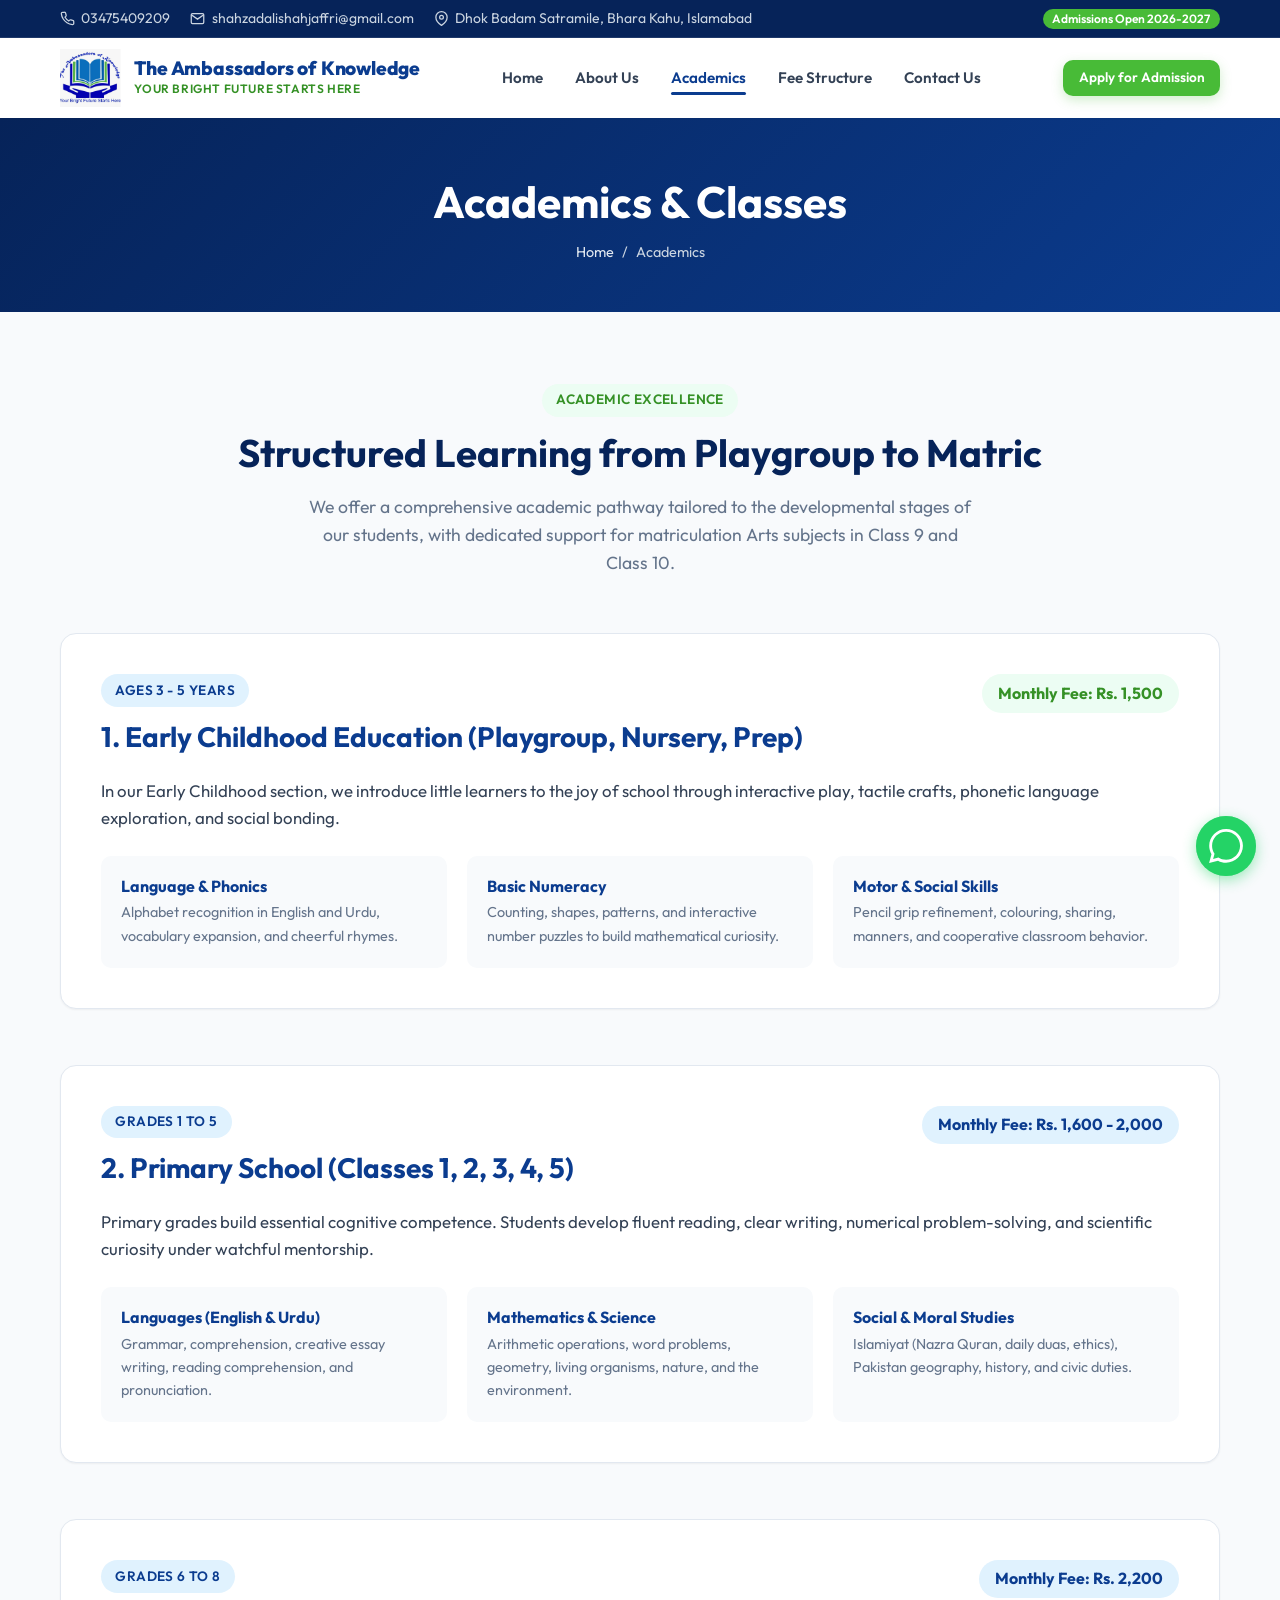
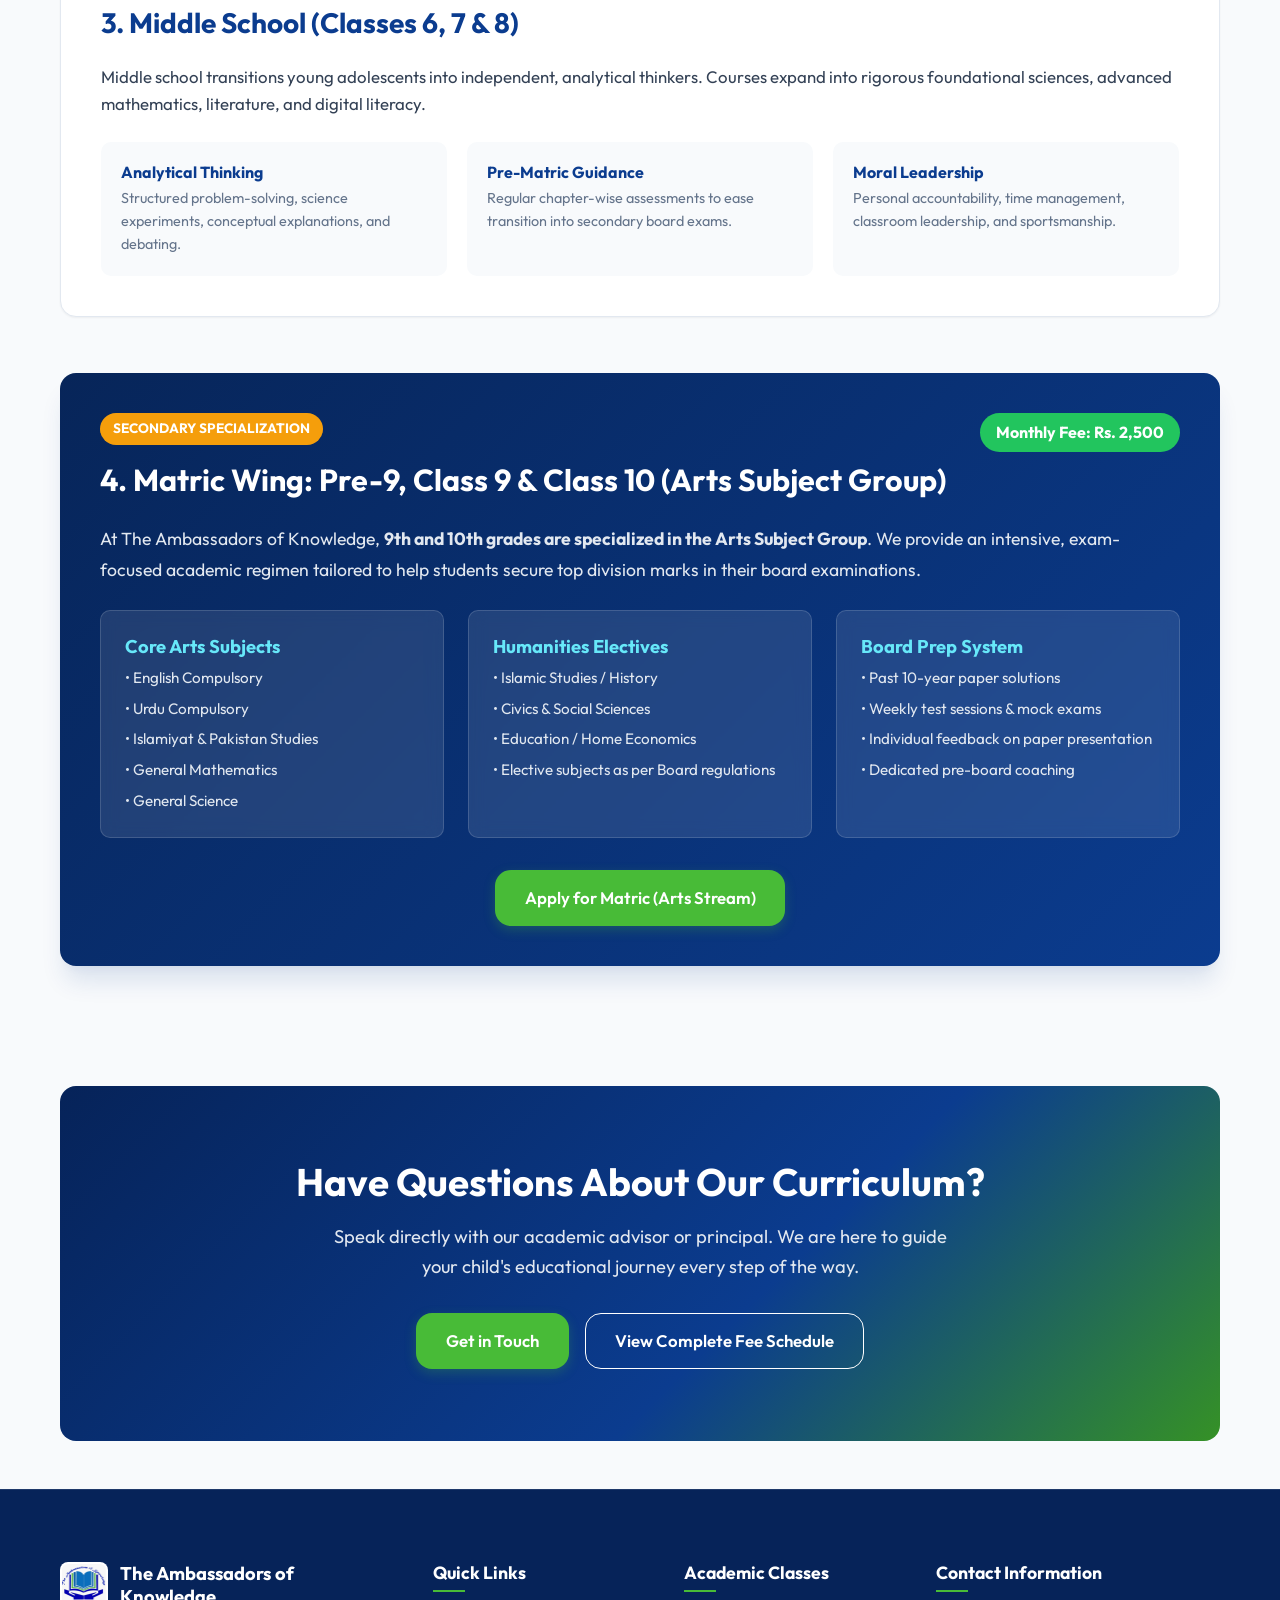
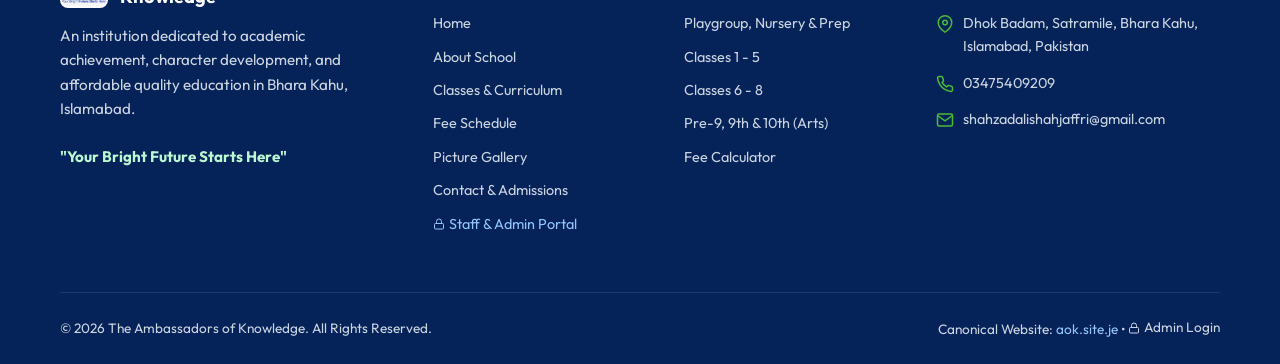
<file: academics.html>
<!DOCTYPE html>
<html lang="en">
<head>
  <meta charset="UTF-8">
  <meta name="viewport" content="width=device-width, initial-scale=1.0">
  <title>Academics & Classes (Playgroup to 10th) | The Ambassadors of Knowledge</title>
  <meta name="description" content="Explore our academic programs from Playgroup to 10th grade at The Ambassadors of Knowledge. Specialized Arts subjects stream in 9th and 10th grade in Bhara Kahu, Islamabad.">
  <meta name="keywords" content="AOK Academics, Classes 1 to 10, Matric Arts subjects Bhara Kahu, 9th Arts, 10th Arts, school curriculum Islamabad">
  <meta name="robots" content="index, follow">
  <link rel="canonical" href="https://aok.site.je/academics.html">

  <!-- Open Graph -->
  <meta property="og:type" content="website">
  <meta property="og:url" content="https://aok.site.je/academics.html">
  <meta property="og:title" content="Academics & Classes | The Ambassadors of Knowledge">
  <meta property="og:description" content="Comprehensive curriculum from Playgroup to Matric (Class 10 Arts Group) in Satramile, Bhara Kahu, Islamabad.">
  <meta property="og:image" content="https://aok.site.je/assets/images/logo.png">
  <meta property="og:site_name" content="The Ambassadors of Knowledge">

  <!-- Twitter Card -->
  <meta name="twitter:card" content="summary_large_image">
  <meta name="twitter:url" content="https://aok.site.je/academics.html">
  <meta name="twitter:title" content="Academics & Classes | The Ambassadors of Knowledge">
  <meta name="twitter:description" content="Comprehensive curriculum from Playgroup to Matric (Class 10 Arts Group) in Satramile, Bhara Kahu, Islamabad.">
  <meta name="twitter:image" content="https://aok.site.je/assets/images/logo.png">

  <!-- Google Search Console -->
  <meta name="google-site-verification" content="GOOGLE_SEARCH_CONSOLE_KEY">

  <!-- Favicon -->
  <link rel="icon" type="image/svg+xml" href="assets/images/favicon.svg">
  <link rel="icon" type="image/png" href="assets/images/logo.png">

  <!-- Fonts & Stylesheet -->
  <link rel="preconnect" href="https://fonts.googleapis.com">
  <link rel="preconnect" href="https://fonts.gstatic.com" crossorigin>
  <link href="https://fonts.googleapis.com/css2?family=Outfit:wght@400;500;600;700;800&family=Inter:wght@400;500;600&display=swap" rel="stylesheet">
  <link rel="stylesheet" href="css/style.css">

  <!-- Google Analytics 4 Placeholder -->
  <script async src="https://www.googletagmanager.com/gtag/js?id=G-XXXXXXXXXX"></script>
  <script>
    window.dataLayer = window.dataLayer || [];
    function gtag(){dataLayer.push(arguments);}
    gtag('js', new Date());
    gtag('config', 'G-XXXXXXXXXX');
  </script>

  <!-- Schema.org JSON-LD -->
  <script type="application/ld+json">
  {
    "@context": "https://schema.org",
    "@type": "EducationalOccupationalProgram",
    "name": "Matriculation Arts Stream and Primary-Middle School",
    "provider": {
      "@type": "School",
      "name": "The Ambassadors of Knowledge",
      "url": "https://aok.site.je",
      "telephone": "+923475409209",
      "address": {
        "@type": "PostalAddress",
        "streetAddress": "Dhok Badam, Satramile",
        "addressLocality": "Bhara Kahu",
        "addressRegion": "Islamabad",
        "addressCountry": "PK"
      }
    }
  }
  </script>
</head>
<body>

  <!-- Top Contact Bar -->
  <div class="topbar">
    <div class="container">
      <div class="topbar-info">
        <a href="tel:03475409209">
          <svg width="15" height="15" viewBox="0 0 24 24" fill="none" stroke="currentColor" stroke-width="2"><path d="M22 16.92v3a2 2 0 0 1-2.18 2 19.79 19.79 0 0 1-8.63-3.07 19.5 19.5 0 0 1-6-6 19.79 19.79 0 0 1-3.07-8.67A2 2 0 0 1 4.11 2h3a2 2 0 0 1 2 1.72 12.84 12.84 0 0 0 .7 2.81 2 2 0 0 1-.45 2.11L8.09 9.91a16 16 0 0 0 6 6l1.27-1.27a2 2 0 0 1 2.11-.45 12.84 12.84 0 0 0 2.81.7A2 2 0 0 1 22 16.92z"></path></svg>
          03475409209
        </a>
        <a href="mailto:shahzadalishahjaffri@gmail.com">
          <svg width="15" height="15" viewBox="0 0 24 24" fill="none" stroke="currentColor" stroke-width="2"><path d="M4 4h16c1.1 0 2 .9 2 2v12c0 1.1-.9 2-2 2H4c-1.1 0-2-.9-2-2V6c0-1.1.9-2 2-2z"></path><polyline points="22,6 12,13 2,6"></polyline></svg>
          shahzadalishahjaffri@gmail.com
        </a>
        <span>
          <svg width="15" height="15" viewBox="0 0 24 24" fill="none" stroke="currentColor" stroke-width="2"><path d="M21 10c0 7-9 13-9 13s-9-6-9-13a9 9 0 0 1 18 0z"></path><circle cx="12" cy="10" r="3"></circle></svg>
          Dhok Badam Satramile, Bhara Kahu, Islamabad
        </span>
      </div>
      <div>
        <span class="topbar-badge">Admissions Open 2026-2027</span>
      </div>
    </div>
  </div>

  <!-- Header Navigation -->
  <header class="header">
    <div class="container">
      <nav class="navbar">
        <a href="index.html" class="brand" aria-label="The Ambassadors of Knowledge Home">
          <img src="assets/images/logo.png" alt="The Ambassadors of Knowledge Logo" class="brand-logo" width="58" height="58">
          <div class="brand-text">
            <span class="brand-name">The Ambassadors of Knowledge</span>
            <span class="brand-slogan">Your Bright Future Starts Here</span>
          </div>
        </a>

        <ul class="nav-menu">
          <li><a href="index.html" class="nav-link">Home</a></li>
          <li><a href="about.html" class="nav-link">About Us</a></li>
          <li><a href="academics.html" class="nav-link active">Academics</a></li>
          <li><a href="fees.html" class="nav-link">Fee Structure</a></li>
          <li><a href="contact.html" class="nav-link">Contact Us</a></li>
        </ul>

        <div class="nav-actions">
          <a href="contact.html" class="btn btn-accent btn-sm">Apply for Admission</a>
        </div>

        <button class="mobile-toggle" aria-label="Toggle navigation menu" aria-expanded="false">
          <svg viewBox="0 0 24 24" fill="none" stroke="currentColor" stroke-width="2" stroke-linecap="round"><line x1="3" y1="12" x2="21" y2="12"></line><line x1="3" y1="6" x2="21" y2="6"></line><line x1="3" y1="18" x2="21" y2="18"></line></svg>
        </button>
      </nav>
    </div>
  </header>

  <!-- Page Header -->
  <section class="page-header">
    <div class="container">
      <h1>Academics & Classes</h1>
      <div class="breadcrumbs">
        <a href="index.html">Home</a>
        <span>/</span>
        <span>Academics</span>
      </div>
    </div>
  </section>

  <!-- Overview Section -->
  <section class="section">
    <div class="container">
      <div class="section-header text-center">
        <span class="section-tag green">Academic Excellence</span>
        <h2 class="section-title">Structured Learning from Playgroup to Matric</h2>
        <p class="section-desc">
          We offer a comprehensive academic pathway tailored to the developmental stages of our students, with dedicated support for matriculation Arts subjects in Class 9 and Class 10.
        </p>
      </div>

      <!-- Level 1: Early Childhood -->
      <div id="early-years" style="margin-bottom: 3.5rem; background: white; border-radius: var(--radius-lg); border: 1px solid var(--border-light); padding: 2.5rem; box-shadow: var(--shadow-sm);">
        <div style="display: flex; justify-content: space-between; align-items: flex-start; flex-wrap: wrap; gap: 1rem; margin-bottom: 1.5rem;">
          <div>
            <span class="section-tag">Ages 3 - 5 Years</span>
            <h3 style="font-size: 1.75rem; color: var(--primary);">1. Early Childhood Education (Playgroup, Nursery, Prep)</h3>
          </div>
          <span class="fee-badge green" style="font-size: 1rem; padding: 0.4rem 1rem;">Monthly Fee: Rs. 1,500</span>
        </div>
        <p style="margin-bottom: 1.25rem; font-size: 1.05rem;">
          In our Early Childhood section, we introduce little learners to the joy of school through interactive play, tactile crafts, phonetic language exploration, and social bonding.
        </p>
        <div style="display: grid; grid-template-columns: repeat(auto-fit, minmax(220px, 1fr)); gap: 1.25rem; margin-top: 1.5rem;">
          <div style="background: var(--bg-body); padding: 1.25rem; border-radius: var(--radius-md);">
            <h4 style="color: var(--primary); margin-bottom: 0.35rem;">Language & Phonics</h4>
            <p style="font-size: 0.9rem; color: var(--text-muted);">Alphabet recognition in English and Urdu, vocabulary expansion, and cheerful rhymes.</p>
          </div>
          <div style="background: var(--bg-body); padding: 1.25rem; border-radius: var(--radius-md);">
            <h4 style="color: var(--primary); margin-bottom: 0.35rem;">Basic Numeracy</h4>
            <p style="font-size: 0.9rem; color: var(--text-muted);">Counting, shapes, patterns, and interactive number puzzles to build mathematical curiosity.</p>
          </div>
          <div style="background: var(--bg-body); padding: 1.25rem; border-radius: var(--radius-md);">
            <h4 style="color: var(--primary); margin-bottom: 0.35rem;">Motor & Social Skills</h4>
            <p style="font-size: 0.9rem; color: var(--text-muted);">Pencil grip refinement, colouring, sharing, manners, and cooperative classroom behavior.</p>
          </div>
        </div>
      </div>

      <!-- Level 2: Primary School -->
      <div id="primary" style="margin-bottom: 3.5rem; background: white; border-radius: var(--radius-lg); border: 1px solid var(--border-light); padding: 2.5rem; box-shadow: var(--shadow-sm);">
        <div style="display: flex; justify-content: space-between; align-items: flex-start; flex-wrap: wrap; gap: 1rem; margin-bottom: 1.5rem;">
          <div>
            <span class="section-tag">Grades 1 to 5</span>
            <h3 style="font-size: 1.75rem; color: var(--primary);">2. Primary School (Classes 1, 2, 3, 4, 5)</h3>
          </div>
          <span class="fee-badge primary" style="font-size: 1rem; padding: 0.4rem 1rem;">Monthly Fee: Rs. 1,600 - 2,000</span>
        </div>
        <p style="margin-bottom: 1.25rem; font-size: 1.05rem;">
          Primary grades build essential cognitive competence. Students develop fluent reading, clear writing, numerical problem-solving, and scientific curiosity under watchful mentorship.
        </p>
        <div style="display: grid; grid-template-columns: repeat(auto-fit, minmax(220px, 1fr)); gap: 1.25rem; margin-top: 1.5rem;">
          <div style="background: var(--bg-body); padding: 1.25rem; border-radius: var(--radius-md);">
            <h4 style="color: var(--primary); margin-bottom: 0.35rem;">Languages (English & Urdu)</h4>
            <p style="font-size: 0.9rem; color: var(--text-muted);">Grammar, comprehension, creative essay writing, reading comprehension, and pronunciation.</p>
          </div>
          <div style="background: var(--bg-body); padding: 1.25rem; border-radius: var(--radius-md);">
            <h4 style="color: var(--primary); margin-bottom: 0.35rem;">Mathematics & Science</h4>
            <p style="font-size: 0.9rem; color: var(--text-muted);">Arithmetic operations, word problems, geometry, living organisms, nature, and the environment.</p>
          </div>
          <div style="background: var(--bg-body); padding: 1.25rem; border-radius: var(--radius-md);">
            <h4 style="color: var(--primary); margin-bottom: 0.35rem;">Social & Moral Studies</h4>
            <p style="font-size: 0.9rem; color: var(--text-muted);">Islamiyat (Nazra Quran, daily duas, ethics), Pakistan geography, history, and civic duties.</p>
          </div>
        </div>
      </div>

      <!-- Level 3: Middle School -->
      <div id="middle" style="margin-bottom: 3.5rem; background: white; border-radius: var(--radius-lg); border: 1px solid var(--border-light); padding: 2.5rem; box-shadow: var(--shadow-sm);">
        <div style="display: flex; justify-content: space-between; align-items: flex-start; flex-wrap: wrap; gap: 1rem; margin-bottom: 1.5rem;">
          <div>
            <span class="section-tag">Grades 6 to 8</span>
            <h3 style="font-size: 1.75rem; color: var(--primary);">3. Middle School (Classes 6, 7 & 8)</h3>
          </div>
          <span class="fee-badge primary" style="font-size: 1rem; padding: 0.4rem 1rem;">Monthly Fee: Rs. 2,200</span>
        </div>
        <p style="margin-bottom: 1.25rem; font-size: 1.05rem;">
          Middle school transitions young adolescents into independent, analytical thinkers. Courses expand into rigorous foundational sciences, advanced mathematics, literature, and digital literacy.
        </p>
        <div style="display: grid; grid-template-columns: repeat(auto-fit, minmax(220px, 1fr)); gap: 1.25rem; margin-top: 1.5rem;">
          <div style="background: var(--bg-body); padding: 1.25rem; border-radius: var(--radius-md);">
            <h4 style="color: var(--primary); margin-bottom: 0.35rem;">Analytical Thinking</h4>
            <p style="font-size: 0.9rem; color: var(--text-muted);">Structured problem-solving, science experiments, conceptual explanations, and debating.</p>
          </div>
          <div style="background: var(--bg-body); padding: 1.25rem; border-radius: var(--radius-md);">
            <h4 style="color: var(--primary); margin-bottom: 0.35rem;">Pre-Matric Guidance</h4>
            <p style="font-size: 0.9rem; color: var(--text-muted);">Regular chapter-wise assessments to ease transition into secondary board exams.</p>
          </div>
          <div style="background: var(--bg-body); padding: 1.25rem; border-radius: var(--radius-md);">
            <h4 style="color: var(--primary); margin-bottom: 0.35rem;">Moral Leadership</h4>
            <p style="font-size: 0.9rem; color: var(--text-muted);">Personal accountability, time management, classroom leadership, and sportsmanship.</p>
          </div>
        </div>
      </div>

      <!-- Level 4: Matric Wing (Arts Stream) -->
      <div id="matric" style="background: linear-gradient(135deg, #072559 0%, #0b3c8f 100%); color: white; border-radius: var(--radius-lg); padding: 2.5rem; box-shadow: var(--shadow-xl);">
        <div style="display: flex; justify-content: space-between; align-items: flex-start; flex-wrap: wrap; gap: 1rem; margin-bottom: 1.5rem;">
          <div>
            <span class="academic-badge gold" style="font-size: 0.85rem; padding: 0.3rem 0.8rem;">Secondary Specialization</span>
            <h3 style="font-size: 1.9rem; color: #ffffff; margin-top: 0.5rem;">4. Matric Wing: Pre-9, Class 9 & Class 10 (Arts Subject Group)</h3>
          </div>
          <span style="background: #22c55e; color: white; padding: 0.4rem 1rem; border-radius: var(--radius-full); font-weight: 700;">Monthly Fee: Rs. 2,500</span>
        </div>
        
        <p style="margin-bottom: 1.5rem; font-size: 1.1rem; color: #e2e8f0; line-height: 1.8;">
          At The Ambassadors of Knowledge, <strong>9th and 10th grades are specialized in the Arts Subject Group</strong>. We provide an intensive, exam-focused academic regimen tailored to help students secure top division marks in their board examinations.
        </p>

        <div style="display: grid; grid-template-columns: repeat(auto-fit, minmax(240px, 1fr)); gap: 1.5rem; margin-top: 1.5rem;">
          <div style="background: rgba(255, 255, 255, 0.1); backdrop-filter: blur(8px); padding: 1.5rem; border-radius: var(--radius-md); border: 1px solid rgba(255, 255, 255, 0.15);">
            <h4 style="color: #67e8f9; margin-bottom: 0.5rem; font-size: 1.15rem;">Core Arts Subjects</h4>
            <ul style="display: flex; flex-direction: column; gap: 0.4rem; font-size: 0.95rem; color: #e2e8f0;">
              <li>• English Compulsory</li>
              <li>• Urdu Compulsory</li>
              <li>• Islamiyat & Pakistan Studies</li>
              <li>• General Mathematics</li>
              <li>• General Science</li>
            </ul>
          </div>

          <div style="background: rgba(255, 255, 255, 0.1); backdrop-filter: blur(8px); padding: 1.5rem; border-radius: var(--radius-md); border: 1px solid rgba(255, 255, 255, 0.15);">
            <h4 style="color: #67e8f9; margin-bottom: 0.5rem; font-size: 1.15rem;">Humanities Electives</h4>
            <ul style="display: flex; flex-direction: column; gap: 0.4rem; font-size: 0.95rem; color: #e2e8f0;">
              <li>• Islamic Studies / History</li>
              <li>• Civics & Social Sciences</li>
              <li>• Education / Home Economics</li>
              <li>• Elective subjects as per Board regulations</li>
            </ul>
          </div>

          <div style="background: rgba(255, 255, 255, 0.1); backdrop-filter: blur(8px); padding: 1.5rem; border-radius: var(--radius-md); border: 1px solid rgba(255, 255, 255, 0.15);">
            <h4 style="color: #67e8f9; margin-bottom: 0.5rem; font-size: 1.15rem;">Board Prep System</h4>
            <ul style="display: flex; flex-direction: column; gap: 0.4rem; font-size: 0.95rem; color: #e2e8f0;">
              <li>• Past 10-year paper solutions</li>
              <li>• Weekly test sessions & mock exams</li>
              <li>• Individual feedback on paper presentation</li>
              <li>• Dedicated pre-board coaching</li>
            </ul>
          </div>
        </div>

        <div style="margin-top: 2rem; text-align: center;">
          <a href="contact.html?grade=Class%209%20(Arts)" class="btn btn-accent btn-lg">Apply for Matric (Arts Stream)</a>
        </div>
      </div>
    </div>
  </section>

  <!-- CTA Banner -->
  <div class="container">
    <div class="cta-banner">
      <h2>Have Questions About Our Curriculum?</h2>
      <p>Speak directly with our academic advisor or principal. We are here to guide your child's educational journey every step of the way.</p>
      <div class="cta-buttons">
        <a href="contact.html" class="btn btn-accent btn-lg">Get in Touch</a>
        <a href="fees.html" class="btn btn-outline-white btn-lg">View Complete Fee Schedule</a>
      </div>
    </div>
  </div>

  <!-- Footer -->
  <footer class="footer">
    <div class="container">
      <div class="footer-grid">
        <div class="footer-brand">
          <div style="display: flex; align-items: center; gap: 0.75rem;">
            <img src="assets/images/logo.png" alt="Logo" width="48" height="48" style="background: white; border-radius: 8px; padding: 2px;">
            <h3 style="color: white; font-size: 1.15rem;">The Ambassadors of Knowledge</h3>
          </div>
          <p>
            An institution dedicated to academic achievement, character development, and affordable quality education in Bhara Kahu, Islamabad.
          </p>
          <p style="font-weight: 700; color: #bbf7d0;">"Your Bright Future Starts Here"</p>
        </div>

        <div class="footer-col">
          <h4>Quick Links</h4>
          <div class="footer-links">
            <a href="index.html">Home</a>
            <a href="about.html">About School</a>
            <a href="academics.html">Classes & Curriculum</a>
            <a href="fees.html">Fee Schedule</a>
            <a href="about.html#gallery">Picture Gallery</a>
            <a href="contact.html">Contact & Admissions</a>
            <a href="admin/login.html" style="color: #93c5fd; display: inline-flex; align-items: center; gap: 4px;">
              <svg width="12" height="12" viewBox="0 0 24 24" fill="none" stroke="currentColor" stroke-width="2"><rect x="3" y="11" width="18" height="11" rx="2" ry="2"></rect><path d="M7 11V7a5 5 0 0 1 10 0v4"></path></svg>
              Staff & Admin Portal
            </a>
          </div>
        </div>

        <div class="footer-col">
          <h4>Academic Classes</h4>
          <div class="footer-links">
            <a href="academics.html#early-years">Playgroup, Nursery & Prep</a>
            <a href="academics.html#primary">Classes 1 - 5</a>
            <a href="academics.html#middle">Classes 6 - 8</a>
            <a href="academics.html#matric">Pre-9, 9th & 10th (Arts)</a>
            <a href="fees.html">Fee Calculator</a>
          </div>
        </div>

        <div class="footer-col">
          <h4>Contact Information</h4>
          <div class="footer-contact-list">
            <div class="footer-contact-item">
              <svg width="18" height="18" viewBox="0 0 24 24" fill="none" stroke="currentColor" stroke-width="2"><path d="M21 10c0 7-9 13-9 13s-9-6-9-13a9 9 0 0 1 18 0z"></path><circle cx="12" cy="10" r="3"></circle></svg>
              <span>Dhok Badam, Satramile, Bhara Kahu, Islamabad, Pakistan</span>
            </div>
            <div class="footer-contact-item">
              <svg width="18" height="18" viewBox="0 0 24 24" fill="none" stroke="currentColor" stroke-width="2"><path d="M22 16.92v3a2 2 0 0 1-2.18 2 19.79 19.79 0 0 1-8.63-3.07 19.5 19.5 0 0 1-6-6 19.79 19.79 0 0 1-3.07-8.67A2 2 0 0 1 4.11 2h3a2 2 0 0 1 2 1.72 12.84 12.84 0 0 0 .7 2.81 2 2 0 0 1-.45 2.11L8.09 9.91a16 16 0 0 0 6 6l1.27-1.27a2 2 0 0 1 2.11-.45 12.84 12.84 0 0 0 2.81.7A2 2 0 0 1 22 16.92z"></path></svg>
              <a href="tel:03475409209">03475409209</a>
            </div>
            <div class="footer-contact-item">
              <svg width="18" height="18" viewBox="0 0 24 24" fill="none" stroke="currentColor" stroke-width="2"><path d="M4 4h16c1.1 0 2 .9 2 2v12c0 1.1-.9 2-2 2H4c-1.1 0-2-.9-2-2V6c0-1.1.9-2 2-2z"></path><polyline points="22,6 12,13 2,6"></polyline></svg>
              <a href="mailto:shahzadalishahjaffri@gmail.com">shahzadalishahjaffri@gmail.com</a>
            </div>
          </div>
        </div>
      </div>

      <div class="footer-bottom">
        <p>&copy; 2026 The Ambassadors of Knowledge. All Rights Reserved.</p>
        <p>Canonical Website: <a href="https://aok.site.je/" style="color: #93c5fd;">aok.site.je</a> • <a href="admin/login.html" style="color: #cbd5e1; display: inline-flex; align-items: center; gap: 4px;"><svg width="12" height="12" viewBox="0 0 24 24" fill="none" stroke="currentColor" stroke-width="2"><rect x="3" y="11" width="18" height="11" rx="2" ry="2"></rect><path d="M7 11V7a5 5 0 0 1 10 0v4"></path></svg> Admin Login</a></p>
      </div>
    </div>
  </footer>

  <!-- WhatsApp Floating Launcher -->
  <a href="https://wa.me/923475409209?text=Hello!%20I%20am%20interested%20in%20learning%20more%20about%20admissions%20at%20The%20Ambassadors%20of%20Knowledge." class="whatsapp-float" target="_blank" rel="noopener noreferrer" aria-label="Chat with us on WhatsApp">
    <div class="whatsapp-pulse"></div>
    <svg viewBox="0 0 24 24"><path d="M.057 24l1.687-6.163c-1.041-1.804-1.588-3.849-1.587-5.946.003-6.556 5.338-11.891 11.893-11.891 3.181.001 6.167 1.24 8.413 3.488 2.245 2.248 3.481 5.236 3.48 8.414-.003 6.557-5.338 11.892-11.893 11.892-1.99-.001-3.951-.5-5.688-1.448l-6.305 1.654zm6.597-3.807c1.676.995 3.276 1.591 5.392 1.592 5.448 0 9.886-4.434 9.889-9.885.002-5.462-4.415-9.89-9.881-9.892-5.452 0-9.887 4.434-9.889 9.884-.001 2.225.651 3.891 1.746 5.634l-.999 3.648 3.742-.981z"/></svg>
  </a>

  <!-- JavaScript -->
  <script src="js/main.js"></script>
</body>
</html>
</file>
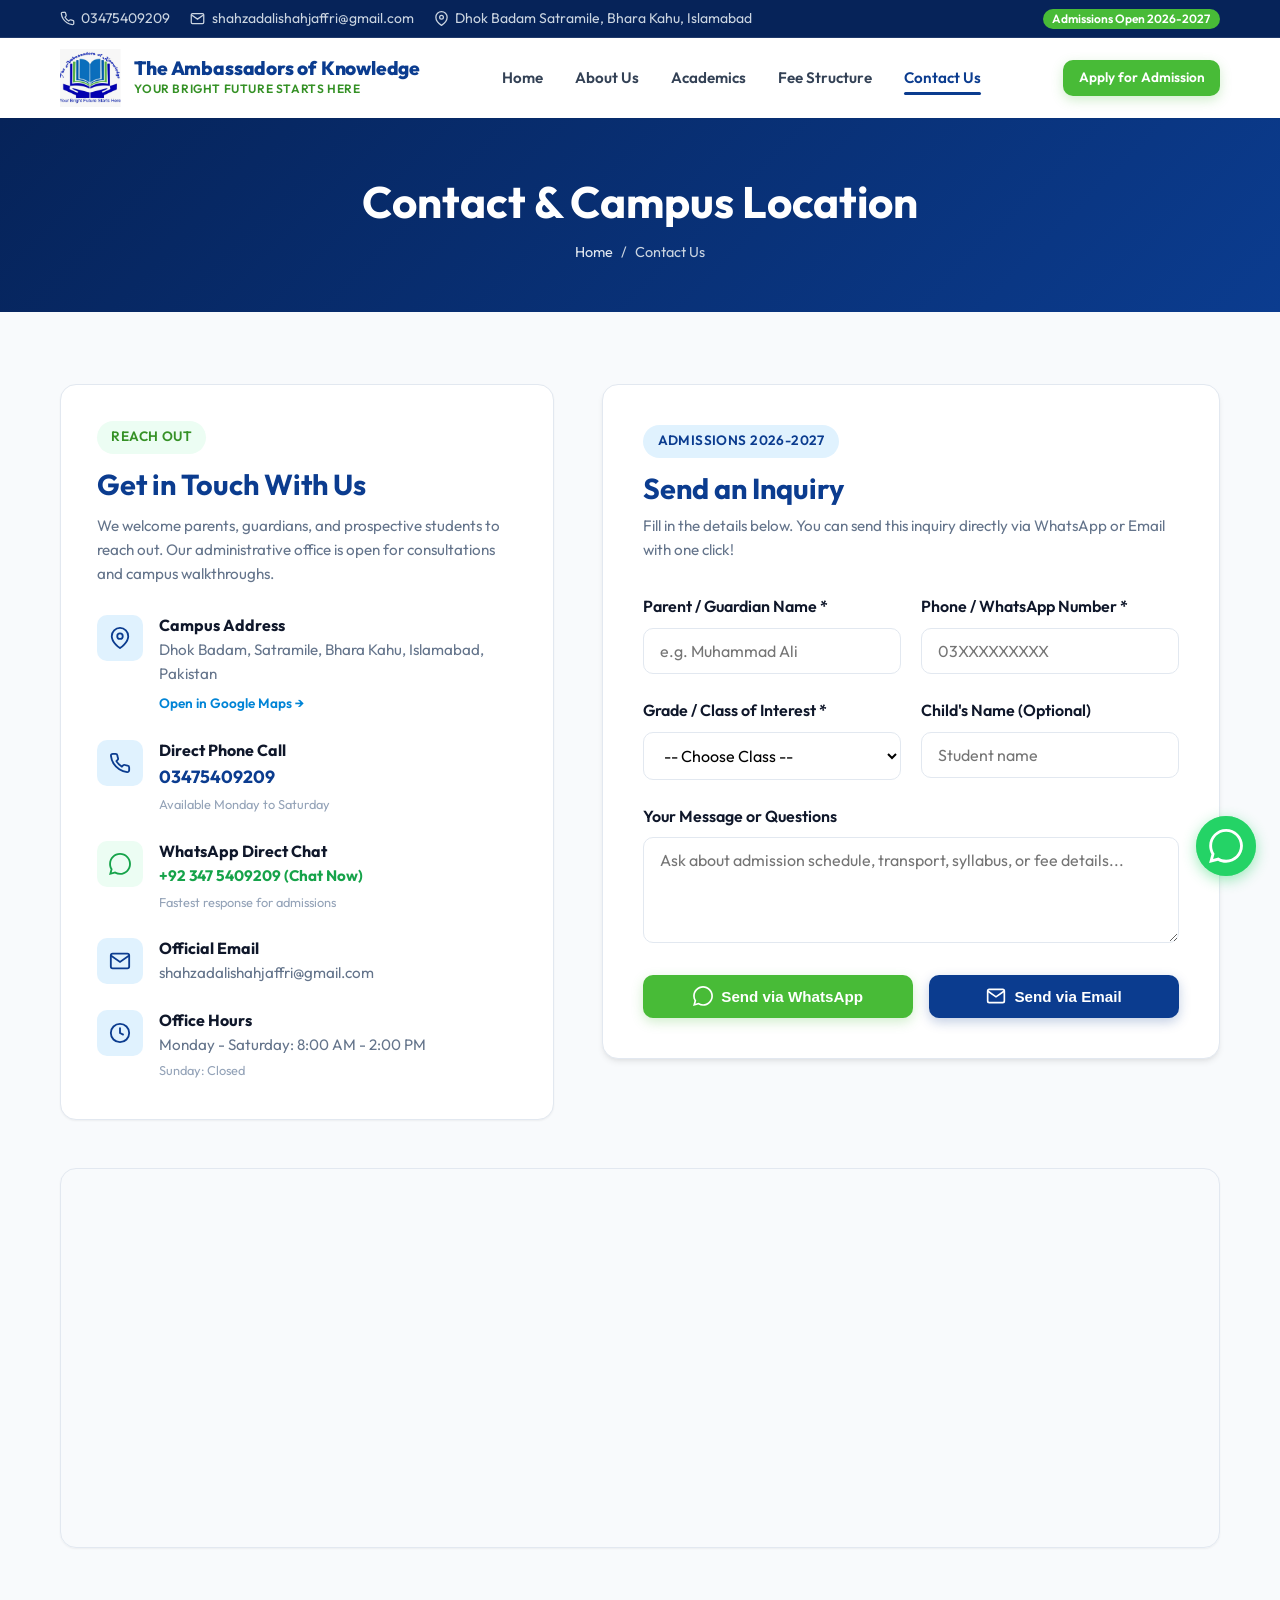
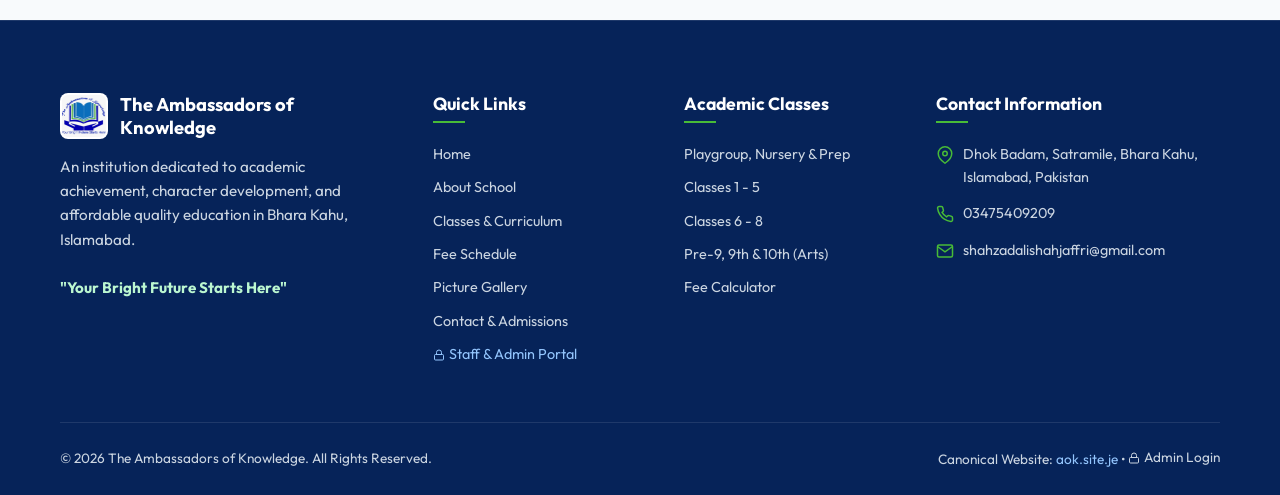
<file: contact.html>
<!DOCTYPE html>
<html lang="en">
<head>
  <meta charset="UTF-8">
  <meta name="viewport" content="width=device-width, initial-scale=1.0">
  <title>Contact Us & Location | The Ambassadors of Knowledge - Bhara Kahu</title>
  <meta name="description" content="Contact The Ambassadors of Knowledge school in Dhok Badam Satramile, Bhara Kahu, Islamabad. Phone: 03475409209, Email: shahzadalishahjaffri@gmail.com. Admission inquiries welcome.">
  <meta name="keywords" content="Contact AOK school, Bhara Kahu school contact, Satramile Islamabad school phone, admissions contact, Dhok Badam school location">
  <meta name="robots" content="index, follow">
  <link rel="canonical" href="https://aok.site.je/contact.html">

  <!-- Open Graph -->
  <meta property="og:type" content="website">
  <meta property="og:url" content="https://aok.site.je/contact.html">
  <meta property="og:title" content="Contact Us | The Ambassadors of Knowledge">
  <meta property="og:description" content="Connect with our administration in Dhok Badam Satramile, Bhara Kahu, Islamabad. Call or WhatsApp 03475409209.">
  <meta property="og:image" content="https://aok.site.je/assets/images/logo.png">
  <meta property="og:site_name" content="The Ambassadors of Knowledge">

  <!-- Twitter Card -->
  <meta name="twitter:card" content="summary_large_image">
  <meta name="twitter:url" content="https://aok.site.je/contact.html">
  <meta name="twitter:title" content="Contact Us | The Ambassadors of Knowledge">
  <meta name="twitter:description" content="Connect with our administration in Dhok Badam Satramile, Bhara Kahu, Islamabad. Call or WhatsApp 03475409209.">
  <meta name="twitter:image" content="https://aok.site.je/assets/images/logo.png">

  <!-- Google Search Console -->
  <meta name="google-site-verification" content="GOOGLE_SEARCH_CONSOLE_KEY">

  <!-- Favicon -->
  <link rel="icon" type="image/svg+xml" href="assets/images/favicon.svg">
  <link rel="icon" type="image/png" href="assets/images/logo.png">

  <!-- Fonts & Stylesheet -->
  <link rel="preconnect" href="https://fonts.googleapis.com">
  <link rel="preconnect" href="https://fonts.gstatic.com" crossorigin>
  <link href="https://fonts.googleapis.com/css2?family=Outfit:wght@400;500;600;700;800&family=Inter:wght@400;500;600&display=swap" rel="stylesheet">
  <link rel="stylesheet" href="css/style.css">

  <!-- Google Analytics 4 Placeholder -->
  <script async src="https://www.googletagmanager.com/gtag/js?id=G-XXXXXXXXXX"></script>
  <script>
    window.dataLayer = window.dataLayer || [];
    function gtag(){dataLayer.push(arguments);}
    gtag('js', new Date());
    gtag('config', 'G-XXXXXXXXXX');
  </script>

  <!-- Schema.org JSON-LD -->
  <script type="application/ld+json">
  {
    "@context": "https://schema.org",
    "@type": "ContactPage",
    "mainEntity": {
      "@type": "School",
      "name": "The Ambassadors of Knowledge",
      "url": "https://aok.site.je",
      "telephone": "+923475409209",
      "email": "shahzadalishahjaffri@gmail.com",
      "address": {
        "@type": "PostalAddress",
        "streetAddress": "Dhok Badam, Satramile",
        "addressLocality": "Bhara Kahu",
        "addressRegion": "Islamabad",
        "addressCountry": "PK"
      }
    }
  }
  </script>
</head>
<body>

  <!-- Top Contact Bar -->
  <div class="topbar">
    <div class="container">
      <div class="topbar-info">
        <a href="tel:03475409209">
          <svg width="15" height="15" viewBox="0 0 24 24" fill="none" stroke="currentColor" stroke-width="2"><path d="M22 16.92v3a2 2 0 0 1-2.18 2 19.79 19.79 0 0 1-8.63-3.07 19.5 19.5 0 0 1-6-6 19.79 19.79 0 0 1-3.07-8.67A2 2 0 0 1 4.11 2h3a2 2 0 0 1 2 1.72 12.84 12.84 0 0 0 .7 2.81 2 2 0 0 1-.45 2.11L8.09 9.91a16 16 0 0 0 6 6l1.27-1.27a2 2 0 0 1 2.11-.45 12.84 12.84 0 0 0 2.81.7A2 2 0 0 1 22 16.92z"></path></svg>
          03475409209
        </a>
        <a href="mailto:shahzadalishahjaffri@gmail.com">
          <svg width="15" height="15" viewBox="0 0 24 24" fill="none" stroke="currentColor" stroke-width="2"><path d="M4 4h16c1.1 0 2 .9 2 2v12c0 1.1-.9 2-2 2H4c-1.1 0-2-.9-2-2V6c0-1.1.9-2 2-2z"></path><polyline points="22,6 12,13 2,6"></polyline></svg>
          shahzadalishahjaffri@gmail.com
        </a>
        <span>
          <svg width="15" height="15" viewBox="0 0 24 24" fill="none" stroke="currentColor" stroke-width="2"><path d="M21 10c0 7-9 13-9 13s-9-6-9-13a9 9 0 0 1 18 0z"></path><circle cx="12" cy="10" r="3"></circle></svg>
          Dhok Badam Satramile, Bhara Kahu, Islamabad
        </span>
      </div>
      <div>
        <span class="topbar-badge">Admissions Open 2026-2027</span>
      </div>
    </div>
  </div>

  <!-- Header Navigation -->
  <header class="header">
    <div class="container">
      <nav class="navbar">
        <a href="index.html" class="brand" aria-label="The Ambassadors of Knowledge Home">
          <img src="assets/images/logo.png" alt="The Ambassadors of Knowledge Logo" class="brand-logo" width="58" height="58">
          <div class="brand-text">
            <span class="brand-name">The Ambassadors of Knowledge</span>
            <span class="brand-slogan">Your Bright Future Starts Here</span>
          </div>
        </a>

        <ul class="nav-menu">
          <li><a href="index.html" class="nav-link">Home</a></li>
          <li><a href="about.html" class="nav-link">About Us</a></li>
          <li><a href="academics.html" class="nav-link">Academics</a></li>
          <li><a href="fees.html" class="nav-link">Fee Structure</a></li>
          <li><a href="contact.html" class="nav-link active">Contact Us</a></li>
        </ul>

        <div class="nav-actions">
          <a href="contact.html" class="btn btn-accent btn-sm">Apply for Admission</a>
        </div>

        <button class="mobile-toggle" aria-label="Toggle navigation menu" aria-expanded="false">
          <svg viewBox="0 0 24 24" fill="none" stroke="currentColor" stroke-width="2" stroke-linecap="round"><line x1="3" y1="12" x2="21" y2="12"></line><line x1="3" y1="6" x2="21" y2="6"></line><line x1="3" y1="18" x2="21" y2="18"></line></svg>
        </button>
      </nav>
    </div>
  </header>

  <!-- Page Header -->
  <section class="page-header">
    <div class="container">
      <h1>Contact & Campus Location</h1>
      <div class="breadcrumbs">
        <a href="index.html">Home</a>
        <span>/</span>
        <span>Contact Us</span>
      </div>
    </div>
  </section>

  <!-- Contact Details & Form Section -->
  <section class="section">
    <div class="container">
      <div class="contact-grid">
        <!-- Contact Information Card -->
        <div class="contact-info-card">
          <span class="section-tag green">Reach Out</span>
          <h2 style="font-size: 1.8rem; color: var(--primary); margin-bottom: 0.75rem;">Get in Touch With Us</h2>
          <p style="color: var(--text-muted); font-size: 0.95rem; line-height: 1.6;">
            We welcome parents, guardians, and prospective students to reach out. Our administrative office is open for consultations and campus walkthroughs.
          </p>

          <div class="contact-methods">
            <!-- Location -->
            <div class="contact-method-item">
              <div class="contact-method-icon">
                <svg width="22" height="22" viewBox="0 0 24 24" fill="none" stroke="currentColor" stroke-width="2"><path d="M21 10c0 7-9 13-9 13s-9-6-9-13a9 9 0 0 1 18 0z"></path><circle cx="12" cy="10" r="3"></circle></svg>
              </div>
              <div>
                <h4>Campus Address</h4>
                <p>Dhok Badam, Satramile, Bhara Kahu, Islamabad, Pakistan</p>
                <div style="margin-top: 0.25rem;">
                  <a href="https://maps.google.com/?q=Satramile+Bhara+Kahu+Islamabad" target="_blank" rel="noopener noreferrer" style="font-size: 0.85rem; font-weight: 600; color: var(--secondary);">
                    Open in Google Maps &rarr;
                  </a>
                </div>
              </div>
            </div>

            <!-- Phone -->
            <div class="contact-method-item">
              <div class="contact-method-icon">
                <svg width="22" height="22" viewBox="0 0 24 24" fill="none" stroke="currentColor" stroke-width="2"><path d="M22 16.92v3a2 2 0 0 1-2.18 2 19.79 19.79 0 0 1-8.63-3.07 19.5 19.5 0 0 1-6-6 19.79 19.79 0 0 1-3.07-8.67A2 2 0 0 1 4.11 2h3a2 2 0 0 1 2 1.72 12.84 12.84 0 0 0 .7 2.81 2 2 0 0 1-.45 2.11L8.09 9.91a16 16 0 0 0 6 6l1.27-1.27a2 2 0 0 1 2.11-.45 12.84 12.84 0 0 0 2.81.7A2 2 0 0 1 22 16.92z"></path></svg>
              </div>
              <div>
                <h4>Direct Phone Call</h4>
                <p><a href="tel:03475409209" style="font-weight: 700; font-size: 1.1rem; color: var(--primary);">03475409209</a></p>
                <span style="font-size: 0.8rem; color: var(--text-light);">Available Monday to Saturday</span>
              </div>
            </div>

            <!-- WhatsApp -->
            <div class="contact-method-item">
              <div class="contact-method-icon" style="background-color: #ecfdf3; color: #16a34a;">
                <svg width="22" height="22" viewBox="0 0 24 24" fill="currentColor"><path d="M.057 24l1.687-6.163c-1.041-1.804-1.588-3.849-1.587-5.946.003-6.556 5.338-11.891 11.893-11.891 3.181.001 6.167 1.24 8.413 3.488 2.245 2.248 3.481 5.236 3.48 8.414-.003 6.557-5.338 11.892-11.893 11.892-1.99-.001-3.951-.5-5.688-1.448l-6.305 1.654zm6.597-3.807c1.676.995 3.276 1.591 5.392 1.592 5.448 0 9.886-4.434 9.889-9.885.002-5.462-4.415-9.89-9.881-9.892-5.452 0-9.887 4.434-9.889 9.884-.001 2.225.651 3.891 1.746 5.634l-.999 3.648 3.742-.981z"/></svg>
              </div>
              <div>
                <h4>WhatsApp Direct Chat</h4>
                <p>
                  <a href="https://wa.me/923475409209?text=Hello!%20I%20would%20like%20to%20inquire%20about%20admissions%20at%20The%20Ambassadors%20of%20Knowledge." target="_blank" rel="noopener noreferrer" style="color: #16a34a; font-weight: 700;">
                    +92 347 5409209 (Chat Now)
                  </a>
                </p>
                <span style="font-size: 0.8rem; color: var(--text-light);">Fastest response for admissions</span>
              </div>
            </div>

            <!-- Email -->
            <div class="contact-method-item">
              <div class="contact-method-icon">
                <svg width="22" height="22" viewBox="0 0 24 24" fill="none" stroke="currentColor" stroke-width="2"><path d="M4 4h16c1.1 0 2 .9 2 2v12c0 1.1-.9 2-2 2H4c-1.1 0-2-.9-2-2V6c0-1.1.9-2 2-2z"></path><polyline points="22,6 12,13 2,6"></polyline></svg>
              </div>
              <div>
                <h4>Official Email</h4>
                <p><a href="mailto:shahzadalishahjaffri@gmail.com">shahzadalishahjaffri@gmail.com</a></p>
              </div>
            </div>

            <!-- School Hours -->
            <div class="contact-method-item">
              <div class="contact-method-icon">
                <svg width="22" height="22" viewBox="0 0 24 24" fill="none" stroke="currentColor" stroke-width="2"><circle cx="12" cy="12" r="10"></circle><polyline points="12 6 12 12 16 14"></polyline></svg>
              </div>
              <div>
                <h4>Office Hours</h4>
                <p>Monday - Saturday: 8:00 AM - 2:00 PM</p>
                <span style="font-size: 0.8rem; color: var(--text-light);">Sunday: Closed</span>
              </div>
            </div>
          </div>
        </div>

        <!-- Admission Inquiry Form Card -->
        <div class="contact-form-card">
          <span class="section-tag">Admissions 2026-2027</span>
          <h2 style="font-size: 1.8rem; color: var(--primary); margin-bottom: 0.5rem;">Send an Inquiry</h2>
          <p style="color: var(--text-muted); font-size: 0.95rem; margin-bottom: 2rem;">
            Fill in the details below. You can send this inquiry directly via WhatsApp or Email with one click!
          </p>

          <form id="admission-inquiry-form">
            <div class="form-row">
              <div class="form-group">
                <label for="parent_name">Parent / Guardian Name *</label>
                <input type="text" id="parent_name" name="parent_name" class="form-control" placeholder="e.g. Muhammad Ali" required>
              </div>
              <div class="form-group">
                <label for="phone">Phone / WhatsApp Number *</label>
                <input type="tel" id="phone" name="phone" class="form-control" placeholder="03XXXXXXXXX" required>
              </div>
            </div>

            <div class="form-row">
              <div class="form-group">
                <label for="student_grade">Grade / Class of Interest *</label>
                <select id="student_grade" name="student_grade" class="form-control" required>
                  <option value="">-- Choose Class --</option>
                  <option value="Playgroup">Playgroup (Rs. 1,500/mo)</option>
                  <option value="Nursery">Nursery (Rs. 1,500/mo)</option>
                  <option value="Prep">Prep (Rs. 1,500/mo)</option>
                  <option value="Class 1">Class 1 (Rs. 1,600/mo)</option>
                  <option value="Class 2">Class 2 (Rs. 1,800/mo)</option>
                  <option value="Class 3">Class 3 (Rs. 1,800/mo)</option>
                  <option value="Class 4">Class 4 (Rs. 1,800/mo)</option>
                  <option value="Class 5">Class 5 (Rs. 2,000/mo)</option>
                  <option value="Class 6">Class 6 (Rs. 2,200/mo)</option>
                  <option value="Class 7">Class 7 (Rs. 2,200/mo)</option>
                  <option value="Class 8">Class 8 (Rs. 2,200/mo)</option>
                  <option value="Pre-9">Pre-9 Arts (Rs. 2,500/mo)</option>
                  <option value="Class 9 (Arts)">Class 9 Arts (Rs. 2,500/mo)</option>
                  <option value="Class 10 (Arts)">Class 10 Arts (Rs. 2,500/mo)</option>
                </select>
              </div>
              <div class="form-group">
                <label for="student_name">Child's Name (Optional)</label>
                <input type="text" id="student_name" name="student_name" class="form-control" placeholder="Student name">
              </div>
            </div>

            <div class="form-group">
              <label for="message">Your Message or Questions</label>
              <textarea id="message" name="message" class="form-control" rows="4" placeholder="Ask about admission schedule, transport, syllabus, or fee details..."></textarea>
            </div>

            <div style="display: flex; gap: 1rem; flex-wrap: wrap; margin-top: 1.5rem;">
              <button type="button" id="submit-whatsapp" class="btn btn-accent" style="flex: 1 1 200px;">
                <svg width="20" height="20" viewBox="0 0 24 24" fill="currentColor"><path d="M.057 24l1.687-6.163c-1.041-1.804-1.588-3.849-1.587-5.946.003-6.556 5.338-11.891 11.893-11.891 3.181.001 6.167 1.24 8.413 3.488 2.245 2.248 3.481 5.236 3.48 8.414-.003 6.557-5.338 11.892-11.893 11.892-1.99-.001-3.951-.5-5.688-1.448l-6.305 1.654zm6.597-3.807c1.676.995 3.276 1.591 5.392 1.592 5.448 0 9.886-4.434 9.889-9.885.002-5.462-4.415-9.89-9.881-9.892-5.452 0-9.887 4.434-9.889 9.884-.001 2.225.651 3.891 1.746 5.634l-.999 3.648 3.742-.981z"/></svg>
                Send via WhatsApp
              </button>

              <button type="button" id="submit-email" class="btn btn-primary" style="flex: 1 1 180px;">
                <svg width="20" height="20" viewBox="0 0 24 24" fill="none" stroke="currentColor" stroke-width="2"><path d="M4 4h16c1.1 0 2 .9 2 2v12c0 1.1-.9 2-2 2H4c-1.1 0-2-.9-2-2V6c0-1.1.9-2 2-2z"></path><polyline points="22,6 12,13 2,6"></polyline></svg>
                Send via Email
              </button>
            </div>
          </form>
        </div>
      </div>

      <!-- Campus Location Map View -->
      <div class="map-container">
        <!-- Interactive Google Map pointing to Satramile, Bhara Kahu, Islamabad -->
        <iframe 
          title="The Ambassadors of Knowledge School Location"
          src="https://maps.google.com/maps?q=Satramile,+Bhara+Kahu,+Islamabad,+Pakistan&t=&z=15&ie=UTF8&iwloc=&output=embed" 
          loading="lazy" 
          allowfullscreen>
        </iframe>
      </div>
    </div>
  </section>

  <!-- Footer -->
  <footer class="footer">
    <div class="container">
      <div class="footer-grid">
        <div class="footer-brand">
          <div style="display: flex; align-items: center; gap: 0.75rem;">
            <img src="assets/images/logo.png" alt="Logo" width="48" height="48" style="background: white; border-radius: 8px; padding: 2px;">
            <h3 style="color: white; font-size: 1.15rem;">The Ambassadors of Knowledge</h3>
          </div>
          <p>
            An institution dedicated to academic achievement, character development, and affordable quality education in Bhara Kahu, Islamabad.
          </p>
          <p style="font-weight: 700; color: #bbf7d0;">"Your Bright Future Starts Here"</p>
        </div>

        <div class="footer-col">
          <h4>Quick Links</h4>
          <div class="footer-links">
            <a href="index.html">Home</a>
            <a href="about.html">About School</a>
            <a href="academics.html">Classes & Curriculum</a>
            <a href="fees.html">Fee Schedule</a>
            <a href="about.html#gallery">Picture Gallery</a>
            <a href="contact.html">Contact & Admissions</a>
            <a href="admin/login.html" style="color: #93c5fd; display: inline-flex; align-items: center; gap: 4px;">
              <svg width="12" height="12" viewBox="0 0 24 24" fill="none" stroke="currentColor" stroke-width="2"><rect x="3" y="11" width="18" height="11" rx="2" ry="2"></rect><path d="M7 11V7a5 5 0 0 1 10 0v4"></path></svg>
              Staff & Admin Portal
            </a>
          </div>
        </div>

        <div class="footer-col">
          <h4>Academic Classes</h4>
          <div class="footer-links">
            <a href="academics.html#early-years">Playgroup, Nursery & Prep</a>
            <a href="academics.html#primary">Classes 1 - 5</a>
            <a href="academics.html#middle">Classes 6 - 8</a>
            <a href="academics.html#matric">Pre-9, 9th & 10th (Arts)</a>
            <a href="fees.html">Fee Calculator</a>
          </div>
        </div>

        <div class="footer-col">
          <h4>Contact Information</h4>
          <div class="footer-contact-list">
            <div class="footer-contact-item">
              <svg width="18" height="18" viewBox="0 0 24 24" fill="none" stroke="currentColor" stroke-width="2"><path d="M21 10c0 7-9 13-9 13s-9-6-9-13a9 9 0 0 1 18 0z"></path><circle cx="12" cy="10" r="3"></circle></svg>
              <span>Dhok Badam, Satramile, Bhara Kahu, Islamabad, Pakistan</span>
            </div>
            <div class="footer-contact-item">
              <svg width="18" height="18" viewBox="0 0 24 24" fill="none" stroke="currentColor" stroke-width="2"><path d="M22 16.92v3a2 2 0 0 1-2.18 2 19.79 19.79 0 0 1-8.63-3.07 19.5 19.5 0 0 1-6-6 19.79 19.79 0 0 1-3.07-8.67A2 2 0 0 1 4.11 2h3a2 2 0 0 1 2 1.72 12.84 12.84 0 0 0 .7 2.81 2 2 0 0 1-.45 2.11L8.09 9.91a16 16 0 0 0 6 6l1.27-1.27a2 2 0 0 1 2.11-.45 12.84 12.84 0 0 0 2.81.7A2 2 0 0 1 22 16.92z"></path></svg>
              <a href="tel:03475409209">03475409209</a>
            </div>
            <div class="footer-contact-item">
              <svg width="18" height="18" viewBox="0 0 24 24" fill="none" stroke="currentColor" stroke-width="2"><path d="M4 4h16c1.1 0 2 .9 2 2v12c0 1.1-.9 2-2 2H4c-1.1 0-2-.9-2-2V6c0-1.1.9-2 2-2z"></path><polyline points="22,6 12,13 2,6"></polyline></svg>
              <a href="mailto:shahzadalishahjaffri@gmail.com">shahzadalishahjaffri@gmail.com</a>
            </div>
          </div>
        </div>
      </div>

      <div class="footer-bottom">
        <p>&copy; 2026 The Ambassadors of Knowledge. All Rights Reserved.</p>
        <p>Canonical Website: <a href="https://aok.site.je/" style="color: #93c5fd;">aok.site.je</a> • <a href="admin/login.html" style="color: #cbd5e1; display: inline-flex; align-items: center; gap: 4px;"><svg width="12" height="12" viewBox="0 0 24 24" fill="none" stroke="currentColor" stroke-width="2"><rect x="3" y="11" width="18" height="11" rx="2" ry="2"></rect><path d="M7 11V7a5 5 0 0 1 10 0v4"></path></svg> Admin Login</a></p>
      </div>
    </div>
  </footer>

  <!-- WhatsApp Floating Launcher -->
  <a href="https://wa.me/923475409209?text=Hello!%20I%20am%20interested%20in%20learning%20more%20about%20admissions%20at%20The%20Ambassadors%20of%20Knowledge." class="whatsapp-float" target="_blank" rel="noopener noreferrer" aria-label="Chat with us on WhatsApp">
    <div class="whatsapp-pulse"></div>
    <svg viewBox="0 0 24 24"><path d="M.057 24l1.687-6.163c-1.041-1.804-1.588-3.849-1.587-5.946.003-6.556 5.338-11.891 11.893-11.891 3.181.001 6.167 1.24 8.413 3.488 2.245 2.248 3.481 5.236 3.48 8.414-.003 6.557-5.338 11.892-11.893 11.892-1.99-.001-3.951-.5-5.688-1.448l-6.305 1.654zm6.597-3.807c1.676.995 3.276 1.591 5.392 1.592 5.448 0 9.886-4.434 9.889-9.885.002-5.462-4.415-9.89-9.881-9.892-5.452 0-9.887 4.434-9.889 9.884-.001 2.225.651 3.891 1.746 5.634l-.999 3.648 3.742-.981z"/></svg>
  </a>

  <!-- JavaScript -->
  <script src="js/main.js"></script>
</body>
</html>
</file>
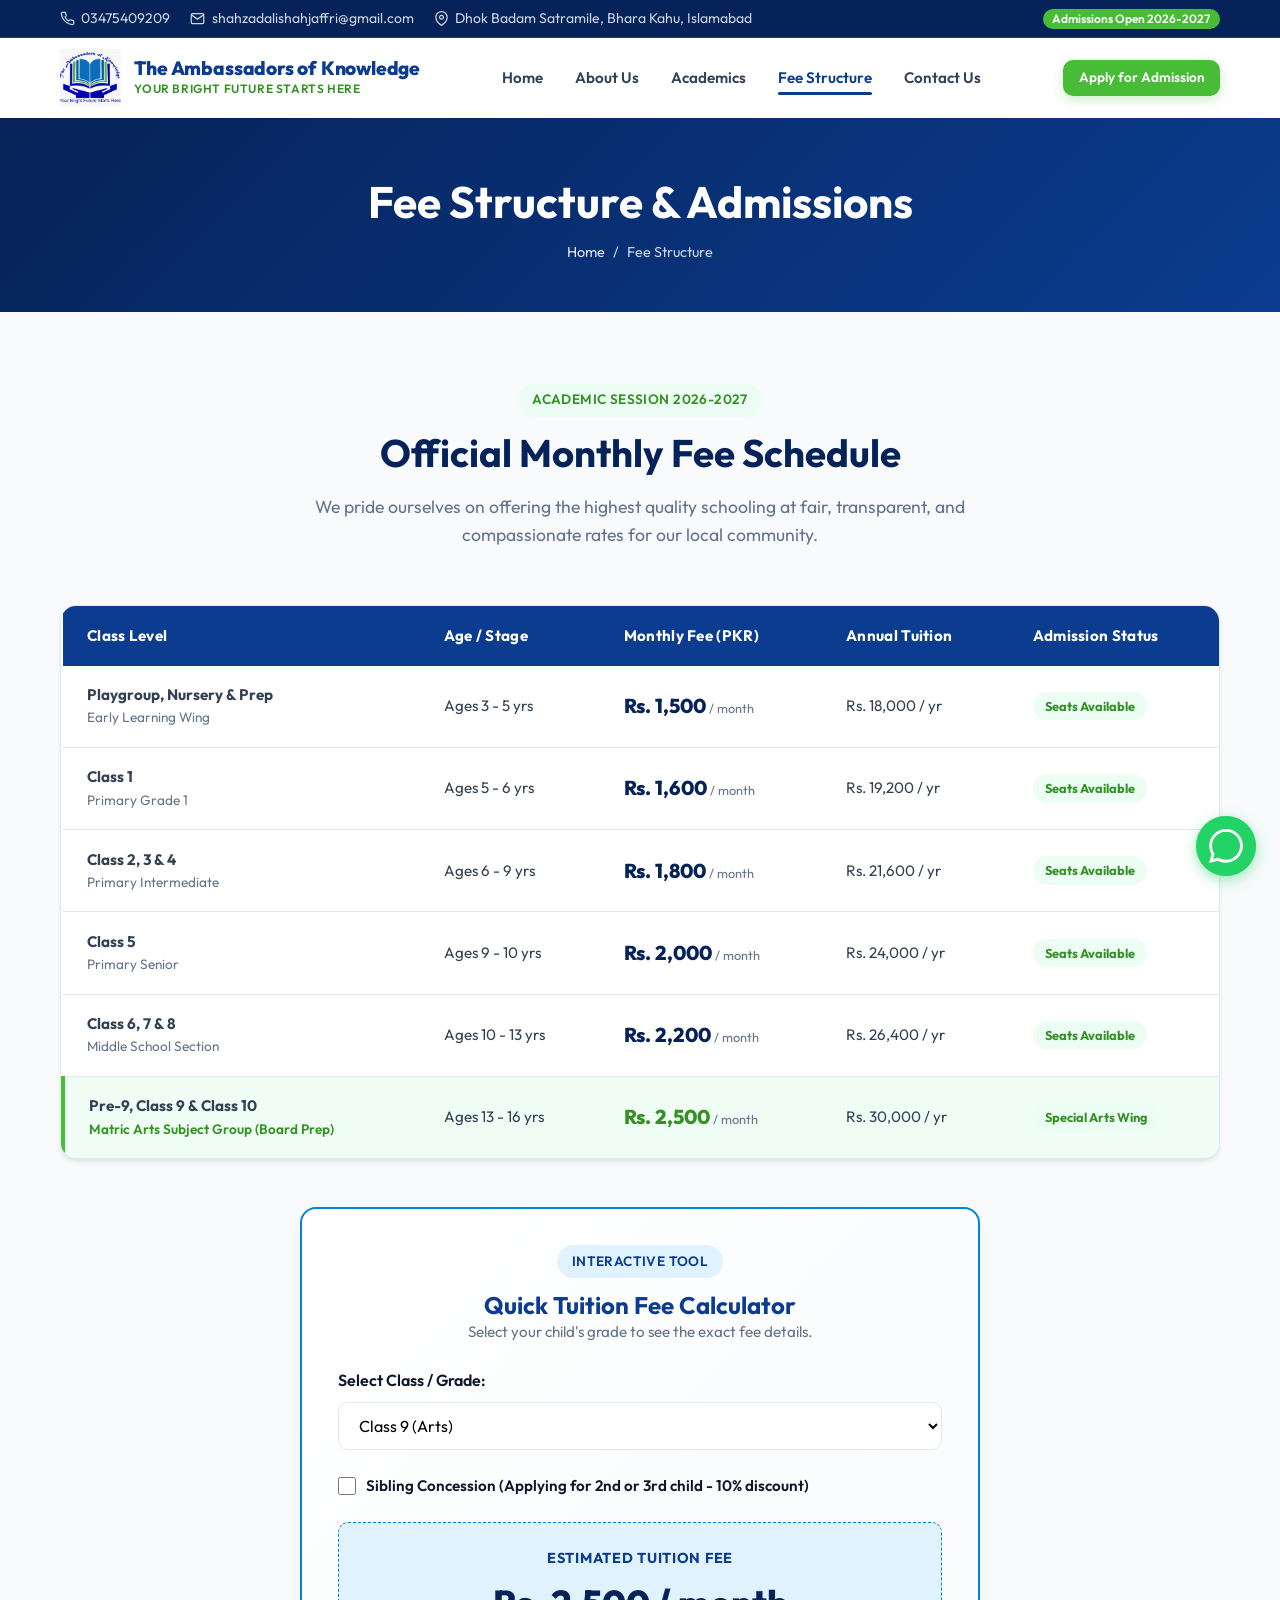
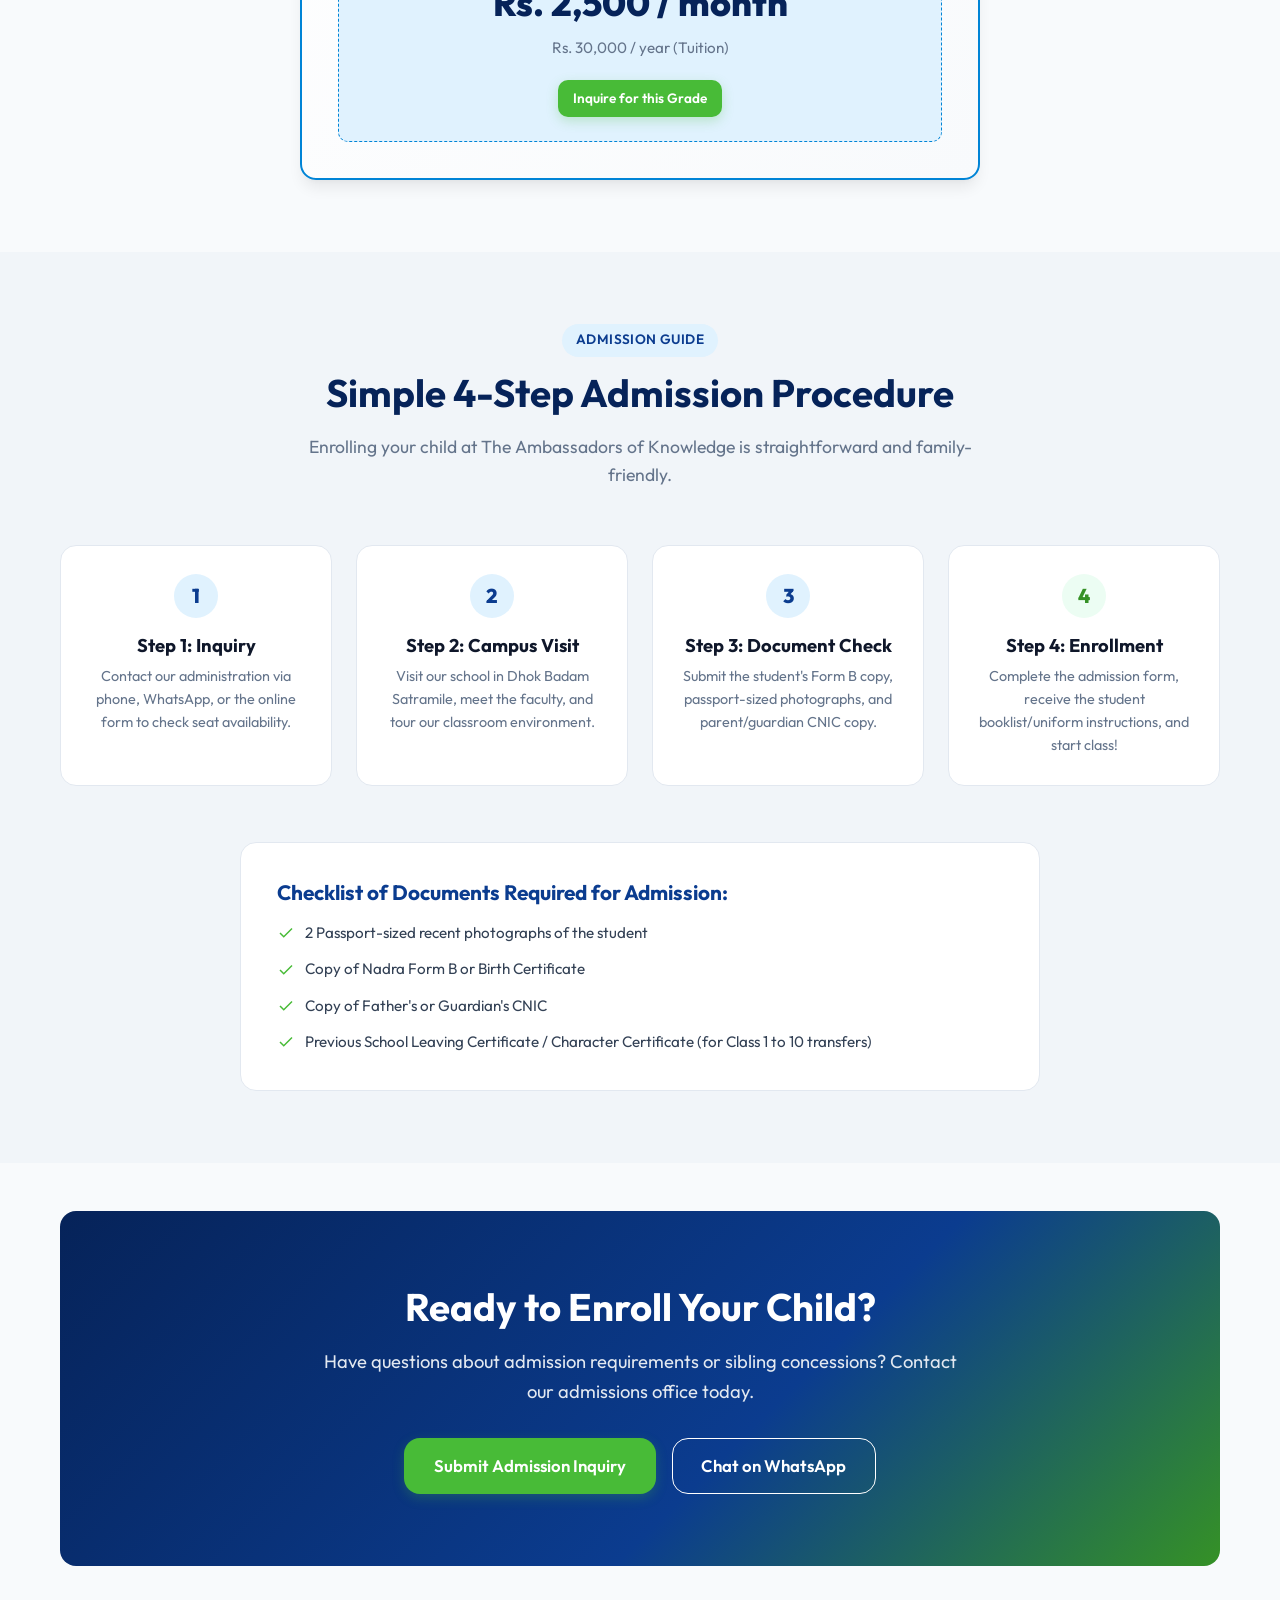
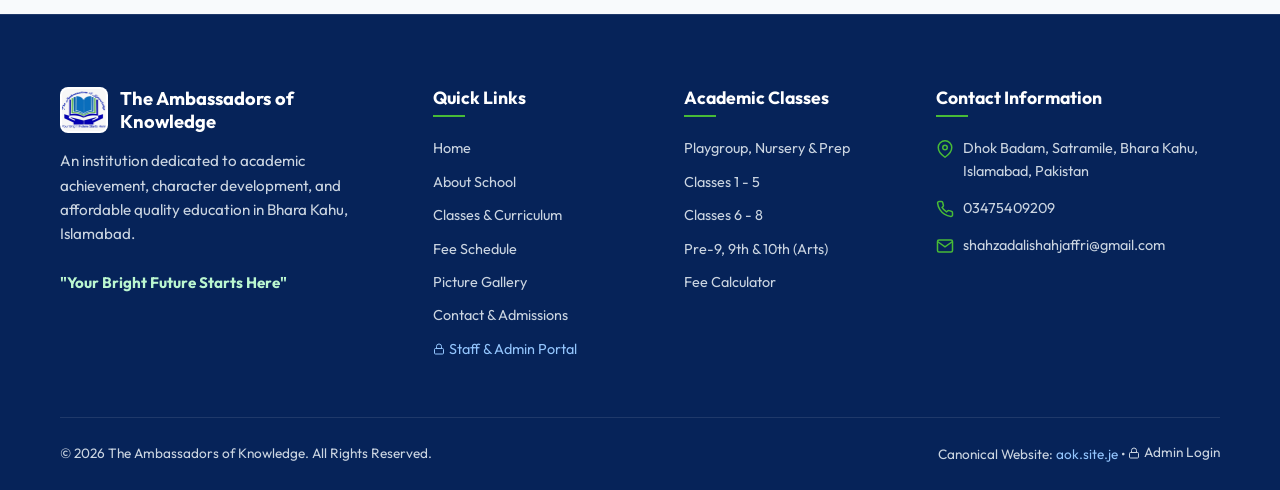
<file: fees.html>
<!DOCTYPE html>
<html lang="en">
<head>
  <meta charset="UTF-8">
  <meta name="viewport" content="width=device-width, initial-scale=1.0">
  <title>Fee Structure & Admissions | The Ambassadors of Knowledge - Islamabad</title>
  <meta name="description" content="Official, transparent monthly fee schedule for The Ambassadors of Knowledge in Bhara Kahu Islamabad. Playgroup to Matric Arts fees from Rs. 1,500 to Rs. 2,500.">
  <meta name="keywords" content="AOK School fees, school fee Bhara Kahu, monthly school fees Satramile Islamabad, affordable education fees, matric arts fees">
  <meta name="robots" content="index, follow">
  <link rel="canonical" href="https://aok.site.je/fees.html">

  <!-- Open Graph -->
  <meta property="og:type" content="website">
  <meta property="og:url" content="https://aok.site.je/fees.html">
  <meta property="og:title" content="Fee Structure & Admissions | The Ambassadors of Knowledge">
  <meta property="og:description" content="Transparent, accessible tuition fees from Rs. 1,500 to Rs. 2,500 in Dhok Badam Satramile, Bhara Kahu.">
  <meta property="og:image" content="https://aok.site.je/assets/images/logo.png">
  <meta property="og:site_name" content="The Ambassadors of Knowledge">

  <!-- Twitter Card -->
  <meta name="twitter:card" content="summary_large_image">
  <meta name="twitter:url" content="https://aok.site.je/fees.html">
  <meta name="twitter:title" content="Fee Structure & Admissions | The Ambassadors of Knowledge">
  <meta name="twitter:description" content="Transparent, accessible tuition fees from Rs. 1,500 to Rs. 2,500 in Dhok Badam Satramile, Bhara Kahu.">
  <meta name="twitter:image" content="https://aok.site.je/assets/images/logo.png">

  <!-- Google Search Console -->
  <meta name="google-site-verification" content="GOOGLE_SEARCH_CONSOLE_KEY">

  <!-- Favicon -->
  <link rel="icon" type="image/svg+xml" href="assets/images/favicon.svg">
  <link rel="icon" type="image/png" href="assets/images/logo.png">

  <!-- Fonts & Stylesheet -->
  <link rel="preconnect" href="https://fonts.googleapis.com">
  <link rel="preconnect" href="https://fonts.gstatic.com" crossorigin>
  <link href="https://fonts.googleapis.com/css2?family=Outfit:wght@400;500;600;700;800&family=Inter:wght@400;500;600&display=swap" rel="stylesheet">
  <link rel="stylesheet" href="css/style.css">

  <!-- Google Analytics 4 Placeholder -->
  <script async src="https://www.googletagmanager.com/gtag/js?id=G-XXXXXXXXXX"></script>
  <script>
    window.dataLayer = window.dataLayer || [];
    function gtag(){dataLayer.push(arguments);}
    gtag('js', new Date());
    gtag('config', 'G-XXXXXXXXXX');
  </script>

  <!-- Schema.org JSON-LD -->
  <script type="application/ld+json">
  {
    "@context": "https://schema.org",
    "@type": "PriceSpecification",
    "minPrice": "1500",
    "maxPrice": "2500",
    "priceCurrency": "PKR",
    "description": "Monthly tuition fees for Playgroup to Class 10 Arts at The Ambassadors of Knowledge",
    "eligibleQuantity": {
      "@type": "QuantitativeValue",
      "unitText": "MONTH"
    }
  }
  </script>
</head>
<body>

  <!-- Top Contact Bar -->
  <div class="topbar">
    <div class="container">
      <div class="topbar-info">
        <a href="tel:03475409209">
          <svg width="15" height="15" viewBox="0 0 24 24" fill="none" stroke="currentColor" stroke-width="2"><path d="M22 16.92v3a2 2 0 0 1-2.18 2 19.79 19.79 0 0 1-8.63-3.07 19.5 19.5 0 0 1-6-6 19.79 19.79 0 0 1-3.07-8.67A2 2 0 0 1 4.11 2h3a2 2 0 0 1 2 1.72 12.84 12.84 0 0 0 .7 2.81 2 2 0 0 1-.45 2.11L8.09 9.91a16 16 0 0 0 6 6l1.27-1.27a2 2 0 0 1 2.11-.45 12.84 12.84 0 0 0 2.81.7A2 2 0 0 1 22 16.92z"></path></svg>
          03475409209
        </a>
        <a href="mailto:shahzadalishahjaffri@gmail.com">
          <svg width="15" height="15" viewBox="0 0 24 24" fill="none" stroke="currentColor" stroke-width="2"><path d="M4 4h16c1.1 0 2 .9 2 2v12c0 1.1-.9 2-2 2H4c-1.1 0-2-.9-2-2V6c0-1.1.9-2 2-2z"></path><polyline points="22,6 12,13 2,6"></polyline></svg>
          shahzadalishahjaffri@gmail.com
        </a>
        <span>
          <svg width="15" height="15" viewBox="0 0 24 24" fill="none" stroke="currentColor" stroke-width="2"><path d="M21 10c0 7-9 13-9 13s-9-6-9-13a9 9 0 0 1 18 0z"></path><circle cx="12" cy="10" r="3"></circle></svg>
          Dhok Badam Satramile, Bhara Kahu, Islamabad
        </span>
      </div>
      <div>
        <span class="topbar-badge">Admissions Open 2026-2027</span>
      </div>
    </div>
  </div>

  <!-- Header Navigation -->
  <header class="header">
    <div class="container">
      <nav class="navbar">
        <a href="index.html" class="brand" aria-label="The Ambassadors of Knowledge Home">
          <img src="assets/images/logo.png" alt="The Ambassadors of Knowledge Logo" class="brand-logo" width="58" height="58">
          <div class="brand-text">
            <span class="brand-name">The Ambassadors of Knowledge</span>
            <span class="brand-slogan">Your Bright Future Starts Here</span>
          </div>
        </a>

        <ul class="nav-menu">
          <li><a href="index.html" class="nav-link">Home</a></li>
          <li><a href="about.html" class="nav-link">About Us</a></li>
          <li><a href="academics.html" class="nav-link">Academics</a></li>
          <li><a href="fees.html" class="nav-link active">Fee Structure</a></li>
          <li><a href="contact.html" class="nav-link">Contact Us</a></li>
        </ul>

        <div class="nav-actions">
          <a href="contact.html" class="btn btn-accent btn-sm">Apply for Admission</a>
        </div>

        <button class="mobile-toggle" aria-label="Toggle navigation menu" aria-expanded="false">
          <svg viewBox="0 0 24 24" fill="none" stroke="currentColor" stroke-width="2" stroke-linecap="round"><line x1="3" y1="12" x2="21" y2="12"></line><line x1="3" y1="6" x2="21" y2="6"></line><line x1="3" y1="18" x2="21" y2="18"></line></svg>
        </button>
      </nav>
    </div>
  </header>

  <!-- Page Header -->
  <section class="page-header">
    <div class="container">
      <h1>Fee Structure & Admissions</h1>
      <div class="breadcrumbs">
        <a href="index.html">Home</a>
        <span>/</span>
        <span>Fee Structure</span>
      </div>
    </div>
  </section>

  <!-- Main Fee Schedule -->
  <section class="section">
    <div class="container">
      <div class="section-header text-center">
        <span class="section-tag green">Academic Session 2026-2027</span>
        <h2 class="section-title">Official Monthly Fee Schedule</h2>
        <p class="section-desc">
          We pride ourselves on offering the highest quality schooling at fair, transparent, and compassionate rates for our local community.
        </p>
      </div>

      <div class="fee-table-container">
        <table class="fee-table">
          <thead>
            <tr>
              <th>Class Level</th>
              <th>Age / Stage</th>
              <th>Monthly Fee (PKR)</th>
              <th>Annual Tuition</th>
              <th>Admission Status</th>
            </tr>
          </thead>
          <tbody>
            <tr>
              <td>
                <strong>Playgroup, Nursery & Prep</strong>
                <div style="font-size: 0.85rem; color: var(--text-muted);">Early Learning Wing</div>
              </td>
              <td>Ages 3 - 5 yrs</td>
              <td><span class="fee-price">Rs. 1,500</span> <span style="font-size: 0.8rem; color: var(--text-muted);">/ month</span></td>
              <td>Rs. 18,000 / yr</td>
              <td><span class="fee-badge green">Seats Available</span></td>
            </tr>
            <tr>
              <td>
                <strong>Class 1</strong>
                <div style="font-size: 0.85rem; color: var(--text-muted);">Primary Grade 1</div>
              </td>
              <td>Ages 5 - 6 yrs</td>
              <td><span class="fee-price">Rs. 1,600</span> <span style="font-size: 0.8rem; color: var(--text-muted);">/ month</span></td>
              <td>Rs. 19,200 / yr</td>
              <td><span class="fee-badge green">Seats Available</span></td>
            </tr>
            <tr>
              <td>
                <strong>Class 2, 3 & 4</strong>
                <div style="font-size: 0.85rem; color: var(--text-muted);">Primary Intermediate</div>
              </td>
              <td>Ages 6 - 9 yrs</td>
              <td><span class="fee-price">Rs. 1,800</span> <span style="font-size: 0.8rem; color: var(--text-muted);">/ month</span></td>
              <td>Rs. 21,600 / yr</td>
              <td><span class="fee-badge green">Seats Available</span></td>
            </tr>
            <tr>
              <td>
                <strong>Class 5</strong>
                <div style="font-size: 0.85rem; color: var(--text-muted);">Primary Senior</div>
              </td>
              <td>Ages 9 - 10 yrs</td>
              <td><span class="fee-price">Rs. 2,000</span> <span style="font-size: 0.8rem; color: var(--text-muted);">/ month</span></td>
              <td>Rs. 24,000 / yr</td>
              <td><span class="fee-badge green">Seats Available</span></td>
            </tr>
            <tr>
              <td>
                <strong>Class 6, 7 & 8</strong>
                <div style="font-size: 0.85rem; color: var(--text-muted);">Middle School Section</div>
              </td>
              <td>Ages 10 - 13 yrs</td>
              <td><span class="fee-price">Rs. 2,200</span> <span style="font-size: 0.8rem; color: var(--text-muted);">/ month</span></td>
              <td>Rs. 26,400 / yr</td>
              <td><span class="fee-badge green">Seats Available</span></td>
            </tr>
            <tr style="background-color: #f0fdf4; border-left: 4px solid var(--accent);">
              <td>
                <strong>Pre-9, Class 9 & Class 10</strong>
                <div style="font-size: 0.85rem; color: var(--accent-dark); font-weight: 600;">Matric Arts Subject Group (Board Prep)</div>
              </td>
              <td>Ages 13 - 16 yrs</td>
              <td><span class="fee-price" style="color: var(--accent-dark);">Rs. 2,500</span> <span style="font-size: 0.8rem; color: var(--text-muted);">/ month</span></td>
              <td>Rs. 30,000 / yr</td>
              <td><span class="fee-badge green">Special Arts Wing</span></td>
            </tr>
          </tbody>
        </table>
      </div>

      <!-- Interactive Fee Calculator -->
      <div class="calculator-box">
        <div class="text-center" style="margin-bottom: 1.5rem;">
          <span class="section-tag">Interactive Tool</span>
          <h3 style="font-size: 1.5rem; color: var(--primary);">Quick Tuition Fee Calculator</h3>
          <p style="font-size: 0.95rem; color: var(--text-muted);">Select your child's grade to see the exact fee details.</p>
        </div>

        <div class="form-group">
          <label for="calc-grade">Select Class / Grade:</label>
          <select id="calc-grade" class="form-control">
            <option value="playgroup">Playgroup</option>
            <option value="nursery">Nursery</option>
            <option value="prep">Prep</option>
            <option value="class1">Class 1</option>
            <option value="class2">Class 2</option>
            <option value="class3">Class 3</option>
            <option value="class4">Class 4</option>
            <option value="class5">Class 5</option>
            <option value="class6">Class 6</option>
            <option value="class7">Class 7</option>
            <option value="class8">Class 8</option>
            <option value="pre9">Pre-9 (Arts)</option>
            <option value="class9" selected>Class 9 (Arts)</option>
            <option value="class10">Class 10 (Arts)</option>
          </select>
        </div>

        <div class="form-group" style="display: flex; align-items: center; gap: 0.65rem;">
          <input type="checkbox" id="calc-sibling" style="width: 18px; height: 18px; accent-color: var(--primary); cursor: pointer;">
          <label for="calc-sibling" style="margin-bottom: 0; cursor: pointer; font-size: 0.95rem;">
            Sibling Concession (Applying for 2nd or 3rd child - 10% discount)
          </label>
        </div>

        <div class="calc-result">
          <div style="font-size: 0.9rem; color: var(--primary); text-transform: uppercase; font-weight: 700; letter-spacing: 0.05em;">Estimated Tuition Fee</div>
          <div id="calc-fee-amount" class="calc-result-amount">Rs. 2,500 / month</div>
          <div id="calc-annual-amount" style="font-size: 0.95rem; color: var(--text-muted);">Rs. 30,000 / year (Tuition)</div>
          <div style="margin-top: 1.25rem;">
            <a id="calc-apply-btn" href="contact.html?grade=Class%209%20(Arts)" class="btn btn-accent btn-sm">Inquire for this Grade</a>
          </div>
        </div>
      </div>
    </div>
  </section>

  <!-- Admission Steps & Documents -->
  <section class="section section-alt">
    <div class="container">
      <div class="section-header text-center">
        <span class="section-tag">Admission Guide</span>
        <h2 class="section-title">Simple 4-Step Admission Procedure</h2>
        <p class="section-desc">Enrolling your child at The Ambassadors of Knowledge is straightforward and family-friendly.</p>
      </div>

      <div style="display: grid; grid-template-columns: repeat(auto-fit, minmax(240px, 1fr)); gap: 1.5rem; margin-bottom: 3.5rem;">
        <div style="background: white; padding: 1.75rem; border-radius: var(--radius-lg); border: 1px solid var(--border-light); text-align: center;">
          <div style="width: 44px; height: 44px; background: var(--secondary-light); color: var(--primary); font-weight: 800; font-size: 1.25rem; border-radius: var(--radius-full); display: flex; align-items: center; justify-content: center; margin: 0 auto 1rem;">1</div>
          <h4 style="font-size: 1.15rem; margin-bottom: 0.5rem;">Step 1: Inquiry</h4>
          <p style="font-size: 0.9rem; color: var(--text-muted);">Contact our administration via phone, WhatsApp, or the online form to check seat availability.</p>
        </div>

        <div style="background: white; padding: 1.75rem; border-radius: var(--radius-lg); border: 1px solid var(--border-light); text-align: center;">
          <div style="width: 44px; height: 44px; background: var(--secondary-light); color: var(--primary); font-weight: 800; font-size: 1.25rem; border-radius: var(--radius-full); display: flex; align-items: center; justify-content: center; margin: 0 auto 1rem;">2</div>
          <h4 style="font-size: 1.15rem; margin-bottom: 0.5rem;">Step 2: Campus Visit</h4>
          <p style="font-size: 0.9rem; color: var(--text-muted);">Visit our school in Dhok Badam Satramile, meet the faculty, and tour our classroom environment.</p>
        </div>

        <div style="background: white; padding: 1.75rem; border-radius: var(--radius-lg); border: 1px solid var(--border-light); text-align: center;">
          <div style="width: 44px; height: 44px; background: var(--secondary-light); color: var(--primary); font-weight: 800; font-size: 1.25rem; border-radius: var(--radius-full); display: flex; align-items: center; justify-content: center; margin: 0 auto 1rem;">3</div>
          <h4 style="font-size: 1.15rem; margin-bottom: 0.5rem;">Step 3: Document Check</h4>
          <p style="font-size: 0.9rem; color: var(--text-muted);">Submit the student's Form B copy, passport-sized photographs, and parent/guardian CNIC copy.</p>
        </div>

        <div style="background: white; padding: 1.75rem; border-radius: var(--radius-lg); border: 1px solid var(--border-light); text-align: center;">
          <div style="width: 44px; height: 44px; background: var(--accent-soft); color: var(--accent-dark); font-weight: 800; font-size: 1.25rem; border-radius: var(--radius-full); display: flex; align-items: center; justify-content: center; margin: 0 auto 1rem;">4</div>
          <h4 style="font-size: 1.15rem; margin-bottom: 0.5rem;">Step 4: Enrollment</h4>
          <p style="font-size: 0.9rem; color: var(--text-muted);">Complete the admission form, receive the student booklist/uniform instructions, and start class!</p>
        </div>
      </div>

      <!-- Required Documents List -->
      <div style="background: white; border-radius: var(--radius-lg); padding: 2.25rem; border: 1px solid var(--border-light); max-width: 800px; margin: 0 auto;">
        <h3 style="color: var(--primary); margin-bottom: 1rem; font-size: 1.3rem;">Checklist of Documents Required for Admission:</h3>
        <ul style="display: flex; flex-direction: column; gap: 0.75rem; font-size: 0.95rem;">
          <li style="display: flex; align-items: center; gap: 0.65rem;">
            <svg width="18" height="18" viewBox="0 0 24 24" fill="none" stroke="var(--accent)" stroke-width="2"><polyline points="20 6 9 17 4 12"></polyline></svg>
            2 Passport-sized recent photographs of the student
          </li>
          <li style="display: flex; align-items: center; gap: 0.65rem;">
            <svg width="18" height="18" viewBox="0 0 24 24" fill="none" stroke="var(--accent)" stroke-width="2"><polyline points="20 6 9 17 4 12"></polyline></svg>
            Copy of Nadra Form B or Birth Certificate
          </li>
          <li style="display: flex; align-items: center; gap: 0.65rem;">
            <svg width="18" height="18" viewBox="0 0 24 24" fill="none" stroke="var(--accent)" stroke-width="2"><polyline points="20 6 9 17 4 12"></polyline></svg>
            Copy of Father's or Guardian's CNIC
          </li>
          <li style="display: flex; align-items: center; gap: 0.65rem;">
            <svg width="18" height="18" viewBox="0 0 24 24" fill="none" stroke="var(--accent)" stroke-width="2"><polyline points="20 6 9 17 4 12"></polyline></svg>
            Previous School Leaving Certificate / Character Certificate (for Class 1 to 10 transfers)
          </li>
        </ul>
      </div>
    </div>
  </section>

  <!-- CTA Banner -->
  <div class="container">
    <div class="cta-banner">
      <h2>Ready to Enroll Your Child?</h2>
      <p>Have questions about admission requirements or sibling concessions? Contact our admissions office today.</p>
      <div class="cta-buttons">
        <a href="contact.html" class="btn btn-accent btn-lg">Submit Admission Inquiry</a>
        <a href="https://wa.me/923475409209?text=Hello!%20I%20would%20like%20to%20inquire%20about%20admissions%20and%20fees%20at%20The%20Ambassadors%20of%20Knowledge." class="btn btn-outline-white btn-lg">Chat on WhatsApp</a>
      </div>
    </div>
  </div>

  <!-- Footer -->
  <footer class="footer">
    <div class="container">
      <div class="footer-grid">
        <div class="footer-brand">
          <div style="display: flex; align-items: center; gap: 0.75rem;">
            <img src="assets/images/logo.png" alt="Logo" width="48" height="48" style="background: white; border-radius: 8px; padding: 2px;">
            <h3 style="color: white; font-size: 1.15rem;">The Ambassadors of Knowledge</h3>
          </div>
          <p>
            An institution dedicated to academic achievement, character development, and affordable quality education in Bhara Kahu, Islamabad.
          </p>
          <p style="font-weight: 700; color: #bbf7d0;">"Your Bright Future Starts Here"</p>
        </div>

        <div class="footer-col">
          <h4>Quick Links</h4>
          <div class="footer-links">
            <a href="index.html">Home</a>
            <a href="about.html">About School</a>
            <a href="academics.html">Classes & Curriculum</a>
            <a href="fees.html">Fee Schedule</a>
            <a href="about.html#gallery">Picture Gallery</a>
            <a href="contact.html">Contact & Admissions</a>
            <a href="admin/login.html" style="color: #93c5fd; display: inline-flex; align-items: center; gap: 4px;">
              <svg width="12" height="12" viewBox="0 0 24 24" fill="none" stroke="currentColor" stroke-width="2"><rect x="3" y="11" width="18" height="11" rx="2" ry="2"></rect><path d="M7 11V7a5 5 0 0 1 10 0v4"></path></svg>
              Staff & Admin Portal
            </a>
          </div>
        </div>

        <div class="footer-col">
          <h4>Academic Classes</h4>
          <div class="footer-links">
            <a href="academics.html#early-years">Playgroup, Nursery & Prep</a>
            <a href="academics.html#primary">Classes 1 - 5</a>
            <a href="academics.html#middle">Classes 6 - 8</a>
            <a href="academics.html#matric">Pre-9, 9th & 10th (Arts)</a>
            <a href="fees.html">Fee Calculator</a>
          </div>
        </div>

        <div class="footer-col">
          <h4>Contact Information</h4>
          <div class="footer-contact-list">
            <div class="footer-contact-item">
              <svg width="18" height="18" viewBox="0 0 24 24" fill="none" stroke="currentColor" stroke-width="2"><path d="M21 10c0 7-9 13-9 13s-9-6-9-13a9 9 0 0 1 18 0z"></path><circle cx="12" cy="10" r="3"></circle></svg>
              <span>Dhok Badam, Satramile, Bhara Kahu, Islamabad, Pakistan</span>
            </div>
            <div class="footer-contact-item">
              <svg width="18" height="18" viewBox="0 0 24 24" fill="none" stroke="currentColor" stroke-width="2"><path d="M22 16.92v3a2 2 0 0 1-2.18 2 19.79 19.79 0 0 1-8.63-3.07 19.5 19.5 0 0 1-6-6 19.79 19.79 0 0 1-3.07-8.67A2 2 0 0 1 4.11 2h3a2 2 0 0 1 2 1.72 12.84 12.84 0 0 0 .7 2.81 2 2 0 0 1-.45 2.11L8.09 9.91a16 16 0 0 0 6 6l1.27-1.27a2 2 0 0 1 2.11-.45 12.84 12.84 0 0 0 2.81.7A2 2 0 0 1 22 16.92z"></path></svg>
              <a href="tel:03475409209">03475409209</a>
            </div>
            <div class="footer-contact-item">
              <svg width="18" height="18" viewBox="0 0 24 24" fill="none" stroke="currentColor" stroke-width="2"><path d="M4 4h16c1.1 0 2 .9 2 2v12c0 1.1-.9 2-2 2H4c-1.1 0-2-.9-2-2V6c0-1.1.9-2 2-2z"></path><polyline points="22,6 12,13 2,6"></polyline></svg>
              <a href="mailto:shahzadalishahjaffri@gmail.com">shahzadalishahjaffri@gmail.com</a>
            </div>
          </div>
        </div>
      </div>

      <div class="footer-bottom">
        <p>&copy; 2026 The Ambassadors of Knowledge. All Rights Reserved.</p>
        <p>Canonical Website: <a href="https://aok.site.je/" style="color: #93c5fd;">aok.site.je</a> • <a href="admin/login.html" style="color: #cbd5e1; display: inline-flex; align-items: center; gap: 4px;"><svg width="12" height="12" viewBox="0 0 24 24" fill="none" stroke="currentColor" stroke-width="2"><rect x="3" y="11" width="18" height="11" rx="2" ry="2"></rect><path d="M7 11V7a5 5 0 0 1 10 0v4"></path></svg> Admin Login</a></p>
      </div>
    </div>
  </footer>

  <!-- WhatsApp Floating Launcher -->
  <a href="https://wa.me/923475409209?text=Hello!%20I%20am%20interested%20in%20learning%20more%20about%20admissions%20at%20The%20Ambassadors%20of%20Knowledge." class="whatsapp-float" target="_blank" rel="noopener noreferrer" aria-label="Chat with us on WhatsApp">
    <div class="whatsapp-pulse"></div>
    <svg viewBox="0 0 24 24"><path d="M.057 24l1.687-6.163c-1.041-1.804-1.588-3.849-1.587-5.946.003-6.556 5.338-11.891 11.893-11.891 3.181.001 6.167 1.24 8.413 3.488 2.245 2.248 3.481 5.236 3.48 8.414-.003 6.557-5.338 11.892-11.893 11.892-1.99-.001-3.951-.5-5.688-1.448l-6.305 1.654zm6.597-3.807c1.676.995 3.276 1.591 5.392 1.592 5.448 0 9.886-4.434 9.889-9.885.002-5.462-4.415-9.89-9.881-9.892-5.452 0-9.887 4.434-9.889 9.884-.001 2.225.651 3.891 1.746 5.634l-.999 3.648 3.742-.981z"/></svg>
  </a>

  <!-- JavaScript -->
  <script src="js/main.js"></script>
</body>
</html>
</file>
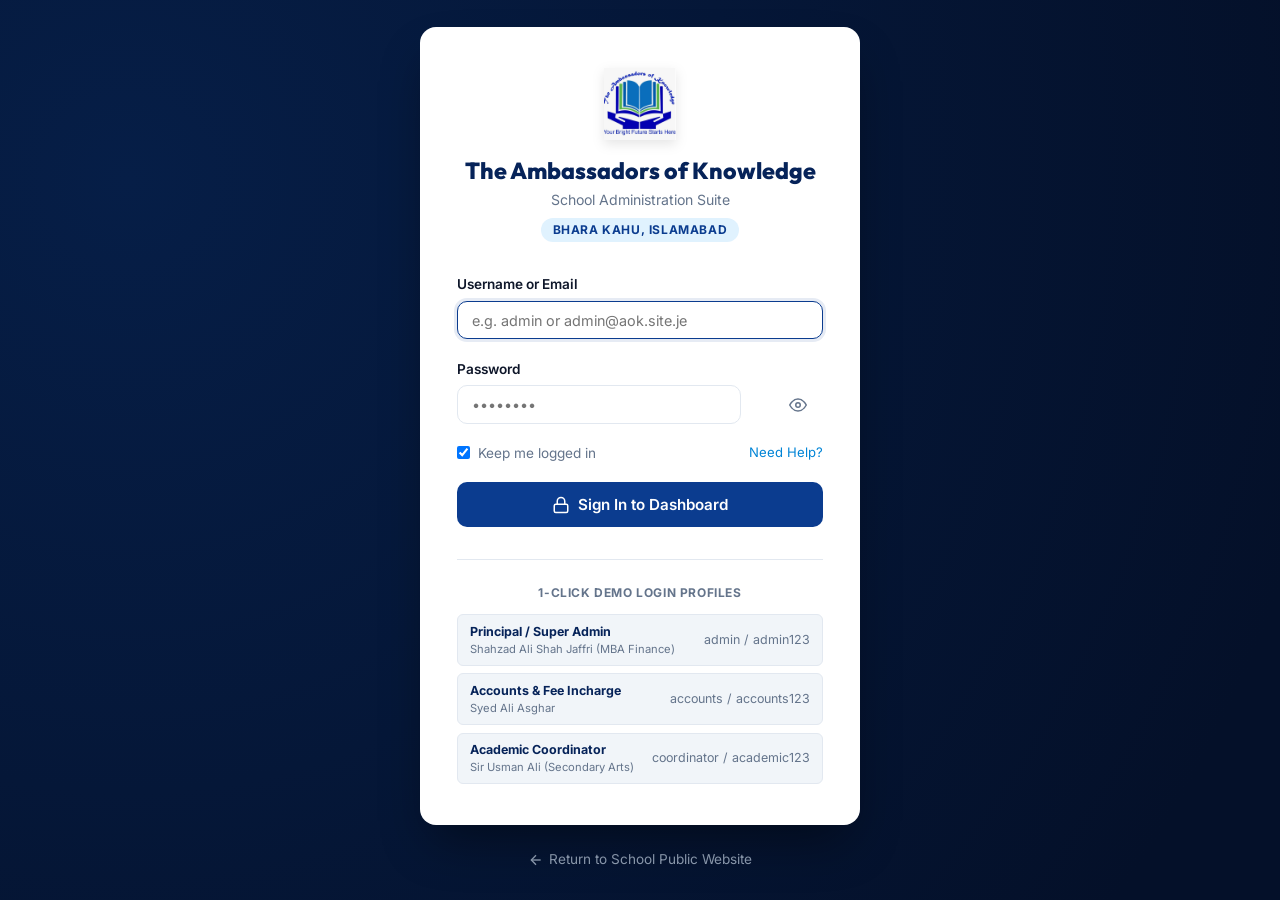
<file: admin/login.html>
<!DOCTYPE html>
<html lang="en">
<head>
  <meta charset="UTF-8">
  <meta name="viewport" content="width=device-width, initial-scale=1.0">
  <title>Admin Portal Login | The Ambassadors of Knowledge</title>
  <link rel="icon" type="image/svg+xml" href="/assets/images/favicon.svg">
  <link rel="preconnect" href="https://fonts.googleapis.com">
  <link rel="preconnect" href="https://fonts.gstatic.com" crossorigin>
  <link href="https://fonts.googleapis.com/css2?family=Outfit:wght@500;600;700;800&family=Inter:wght@400;500;600;700&display=swap" rel="stylesheet">
  <link rel="stylesheet" href="/admin/css/admin.css">
  <style>
    body {
      background: radial-gradient(circle at 10% 20%, #061e47 0%, #041029 90%);
      min-height: 100vh;
      display: flex;
      align-items: center;
      justify-content: center;
      padding: 1.5rem;
    }

    .login-container {
      width: 100%;
      max-width: 440px;
      animation: fadeIn 0.4s ease;
    }

    .login-card {
      background: white;
      border-radius: var(--radius-lg);
      padding: 2.5rem 2.25rem;
      box-shadow: 0 25px 50px -12px rgba(0, 0, 0, 0.45);
      border: 1px solid rgba(255, 255, 255, 0.1);
      position: relative;
    }

    .login-header {
      text-align: center;
      margin-bottom: 2rem;
    }

    .login-logo {
      width: 72px;
      height: 72px;
      margin: 0 auto 1rem;
      display: block;
      filter: drop-shadow(0 4px 6px rgba(0,0,0,0.1));
    }

    .login-title {
      font-size: 1.45rem;
      color: var(--primary-dark);
      font-weight: 800;
      margin-bottom: 0.25rem;
    }

    .login-subtitle {
      font-size: 0.88rem;
      color: var(--text-muted);
    }

    .login-badge {
      display: inline-block;
      margin-top: 0.5rem;
      background: var(--secondary-light);
      color: var(--primary);
      padding: 0.2rem 0.75rem;
      border-radius: var(--radius-full);
      font-size: 0.75rem;
      font-weight: 700;
      letter-spacing: 0.05em;
      text-transform: uppercase;
    }

    .login-alert {
      display: none;
      padding: 0.75rem 1rem;
      border-radius: var(--radius-md);
      font-size: 0.85rem;
      margin-bottom: 1.25rem;
    }

    .login-alert.error {
      display: block;
      background: var(--danger-soft);
      color: #991b1b;
      border: 1px solid #fecaca;
    }

    .login-form {
      display: flex;
      flex-direction: column;
      gap: 1.2rem;
    }

    .password-wrap {
      position: relative;
    }

    .password-wrap .form-control {
      padding-right: 2.75rem;
    }

    .toggle-password {
      position: absolute;
      right: 0.75rem;
      top: 50%;
      transform: translateY(-50%);
      background: none;
      border: none;
      color: var(--text-muted);
      cursor: pointer;
      display: flex;
      align-items: center;
      justify-content: center;
      padding: 4px;
    }

    .login-options {
      display: flex;
      align-items: center;
      justify-content: space-between;
      font-size: 0.85rem;
      color: var(--text-muted);
    }

    .login-options label {
      display: flex;
      align-items: center;
      gap: 0.5rem;
      cursor: pointer;
    }

    .demo-accounts {
      margin-top: 2rem;
      padding-top: 1.5rem;
      border-top: 1px solid var(--border-light);
    }

    .demo-accounts-title {
      font-size: 0.75rem;
      font-weight: 700;
      color: var(--text-muted);
      text-transform: uppercase;
      letter-spacing: 0.05em;
      margin-bottom: 0.75rem;
      text-align: center;
    }

    .demo-chips {
      display: flex;
      flex-direction: column;
      gap: 0.45rem;
    }

    .demo-chip {
      display: flex;
      align-items: center;
      justify-content: space-between;
      padding: 0.45rem 0.75rem;
      background: var(--bg-body);
      border: 1px solid var(--border-light);
      border-radius: var(--radius-sm);
      font-size: 0.78rem;
      cursor: pointer;
      transition: var(--transition);
    }

    .demo-chip:hover {
      background: var(--secondary-light);
      border-color: var(--secondary);
    }

    .demo-chip strong {
      color: var(--primary-dark);
    }

    .demo-chip span {
      color: var(--text-muted);
    }

    .back-link {
      text-align: center;
      margin-top: 1.5rem;
      font-size: 0.85rem;
    }

    .back-link a {
      color: #94a3b8;
      display: inline-flex;
      align-items: center;
      gap: 0.35rem;
    }

    .back-link a:hover {
      color: white;
    }
  </style>
</head>
<body>

  <div class="login-container">
    <div class="login-card">
      <div class="login-header">
        <img src="/assets/images/logo.png" alt="AOK Monogram" class="login-logo">
        <h1 class="login-title">The Ambassadors of Knowledge</h1>
        <p class="login-subtitle">School Administration Suite</p>
        <span class="login-badge">Bhara Kahu, Islamabad</span>
      </div>

      <div id="login-alert" class="login-alert"></div>

      <form id="admin-login-form" class="login-form">
        <div class="form-group">
          <label class="form-label" for="username">Username or Email</label>
          <input type="text" id="username" class="form-control" placeholder="e.g. admin or admin@aok.site.je" required autofocus autocomplete="username">
        </div>

        <div class="form-group">
          <label class="form-label" for="password">Password</label>
          <div class="password-wrap">
            <input type="password" id="password" class="form-control" placeholder="••••••••" required autocomplete="current-password">
            <button type="button" id="toggle-pwd-btn" class="toggle-password" title="Toggle password visibility">
              <svg id="eye-icon" width="18" height="18" viewBox="0 0 24 24" fill="none" stroke="currentColor" stroke-width="2"><path d="M1 12s4-8 11-8 11 8 11 8-4 8-11 8-11-8-11-8z"></path><circle cx="12" cy="12" r="3"></circle></svg>
            </button>
          </div>
        </div>

        <div class="login-options">
          <label>
            <input type="checkbox" id="remember-me" checked>
            <span>Keep me logged in</span>
          </label>
          <a href="../contact.html" style="font-size: 0.82rem; color: var(--secondary);">Need Help?</a>
        </div>

        <button type="submit" id="submit-login-btn" class="btn btn-primary" style="padding: 0.75rem; font-size: 0.95rem; width: 100%;">
          <svg width="18" height="18" viewBox="0 0 24 24" fill="none" stroke="currentColor" stroke-width="2"><rect x="3" y="11" width="18" height="11" rx="2" ry="2"></rect><path d="M7 11V7a5 5 0 0 1 10 0v4"></path></svg>
          Sign In to Dashboard
        </button>
      </form>

      <!-- Demo Credentials Quick Selector -->
      <div class="demo-accounts">
        <div class="demo-accounts-title">1-Click Demo Login Profiles</div>
        <div class="demo-chips">
          <div class="demo-chip" onclick="fillCredentials('admin', 'admin123')">
            <div>
              <strong>Principal / Super Admin</strong>
              <div style="font-size: 0.7rem; color: var(--text-muted);">Shahzad Ali Shah Jaffri (MBA Finance)</div>
            </div>
            <span>admin / admin123</span>
          </div>

          <div class="demo-chip" onclick="fillCredentials('accounts', 'accounts123')">
            <div>
              <strong>Accounts & Fee Incharge</strong>
              <div style="font-size: 0.7rem; color: var(--text-muted);">Syed Ali Asghar</div>
            </div>
            <span>accounts / accounts123</span>
          </div>

          <div class="demo-chip" onclick="fillCredentials('coordinator', 'academic123')">
            <div>
              <strong>Academic Coordinator</strong>
              <div style="font-size: 0.7rem; color: var(--text-muted);">Sir Usman Ali (Secondary Arts)</div>
            </div>
            <span>coordinator / academic123</span>
          </div>
        </div>
      </div>
    </div>

    <div class="back-link">
      <a href="/index.html">
        <svg width="16" height="16" viewBox="0 0 24 24" fill="none" stroke="currentColor" stroke-width="2"><line x1="19" y1="12" x2="5" y2="12"></line><polyline points="12 19 5 12 12 5"></polyline></svg>
        Return to School Public Website
      </a>
    </div>
  </div>

  <script src="/admin/js/db.js"></script>
  <script src="/admin/js/auth.js"></script>
  <script>
    // If already logged in, redirect straight to dashboard
    document.addEventListener('DOMContentLoaded', () => {
      if (window.SchoolAuth && window.SchoolAuth.isAuthenticated()) {
        window.location.href = window.SchoolAuth.getDashboardUrl();
      }

      const loginForm = document.getElementById('admin-login-form');
      const alertBox = document.getElementById('login-alert');
      const togglePwdBtn = document.getElementById('toggle-pwd-btn');
      const pwdInput = document.getElementById('password');

      // Password toggle
      togglePwdBtn.addEventListener('click', () => {
        const type = pwdInput.getAttribute('type') === 'password' ? 'text' : 'password';
        pwdInput.setAttribute('type', type);
      });

      // Submit Login
      loginForm.addEventListener('submit', (e) => {
        e.preventDefault();
        alertBox.className = 'login-alert';
        alertBox.textContent = '';

        const username = document.getElementById('username').value.trim();
        const password = pwdInput.value;
        const rememberMe = document.getElementById('remember-me').checked;

        const result = window.SchoolAuth.login(username, password, rememberMe);
        if (result.success) {
          window.location.href = window.SchoolAuth.getDashboardUrl();
        } else {
          alertBox.className = 'login-alert error';
          alertBox.textContent = result.message || 'Login failed. Please check credentials.';
        }
      });
    });

    function fillCredentials(username, password) {
      document.getElementById('username').value = username;
      document.getElementById('password').value = password;
      const alertBox = document.getElementById('login-alert');
      alertBox.className = 'login-alert';
      alertBox.textContent = '';
      document.getElementById('submit-login-btn').focus();
    }
  </script>
</body>
</html>
</file>
<file: admin/css/admin.css>
/* ==========================================================================
   The Ambassadors of Knowledge - School Admin Dashboard Stylesheet
   Modern, Professional, Fully Responsive Enterprise Design
   ========================================================================== */

:root {
  --primary: #0b3c8f;
  --primary-dark: #062359;
  --primary-light: #1853be;
  --secondary: #0084d6;
  --secondary-light: #e0f2fe;
  --accent: #48bb37;
  --accent-dark: #359126;
  --accent-soft: #ecfdf3;
  --warning: #f59e0b;
  --warning-soft: #fef3c7;
  --danger: #ef4444;
  --danger-soft: #fee2e2;
  --info: #0284c7;
  --info-soft: #e0f2fe;

  --sidebar-bg: #07193b;
  --sidebar-hover: #0d285b;
  --sidebar-active: #10377c;
  --sidebar-text: #e2e8f0;
  --sidebar-muted: #94a3b8;
  --sidebar-border: rgba(255, 255, 255, 0.08);

  --text-main: #0f172a;
  --text-body: #334155;
  --text-muted: #64748b;
  --text-light: #94a3b8;

  --bg-body: #f1f5f9;
  --bg-card: #ffffff;
  --bg-subtle: #f8fafc;
  --border-light: #e2e8f0;
  --border-dark: #cbd5e1;

  --shadow-sm: 0 1px 3px rgba(0,0,0,0.06), 0 1px 2px rgba(0,0,0,0.04);
  --shadow-md: 0 4px 6px -1px rgba(0,0,0,0.07), 0 2px 4px -2px rgba(0,0,0,0.05);
  --shadow-lg: 0 10px 15px -3px rgba(0,0,0,0.08), 0 4px 6px -4px rgba(0,0,0,0.04);
  --shadow-xl: 0 20px 25px -5px rgba(11, 60, 143, 0.12), 0 8px 10px -6px rgba(11, 60, 143, 0.04);

  --radius-sm: 6px;
  --radius-md: 10px;
  --radius-lg: 16px;
  --radius-full: 9999px;

  --sidebar-width: 260px;
  --header-height: 70px;
  --transition: all 0.22s ease-in-out;
}

*, *::before, *::after {
  box-sizing: border-box;
  margin: 0;
  padding: 0;
}

html {
  font-size: 16px;
}

body {
  font-family: 'Inter', -apple-system, BlinkMacSystemFont, 'Segoe UI', Roboto, Helvetica, Arial, sans-serif;
  color: var(--text-body);
  background-color: var(--bg-body);
  line-height: 1.5;
  -webkit-font-smoothing: antialiased;
}

h1, h2, h3, h4, h5, h6 {
  font-family: 'Outfit', -apple-system, sans-serif;
  color: var(--text-main);
  font-weight: 700;
  line-height: 1.25;
}

a {
  color: var(--primary);
  text-decoration: none;
  transition: var(--transition);
}

button, input, select, textarea {
  font-family: inherit;
  font-size: inherit;
}

/* ==========================================================================
   Admin Shell Layout (Sidebar + Main Area)
   ========================================================================== */

.admin-layout {
  display: flex;
  min-height: 100vh;
  position: relative;
}

/* Sidebar */
.admin-sidebar {
  width: var(--sidebar-width);
  background-color: var(--sidebar-bg);
  color: var(--sidebar-text);
  display: flex;
  flex-direction: column;
  position: fixed;
  top: 0;
  bottom: 0;
  left: 0;
  z-index: 100;
  border-right: 1px solid var(--sidebar-border);
  transition: transform 0.3s ease;
  overflow-y: auto;
}

.sidebar-header {
  padding: 1.25rem 1.25rem;
  display: flex;
  align-items: center;
  gap: 0.85rem;
  border-bottom: 1px solid var(--sidebar-border);
  background: rgba(0, 0, 0, 0.15);
}

.sidebar-logo {
  width: 42px;
  height: 42px;
  object-fit: contain;
  border-radius: var(--radius-sm);
  background: white;
  padding: 2px;
}

.sidebar-brand-name {
  font-size: 1rem;
  font-weight: 700;
  color: #ffffff;
  line-height: 1.2;
}

.sidebar-brand-sub {
  font-size: 0.72rem;
  color: var(--secondary);
  font-weight: 600;
  text-transform: uppercase;
  letter-spacing: 0.05em;
  display: block;
}

.sidebar-nav {
  padding: 1.25rem 0.75rem;
  flex: 1;
  display: flex;
  flex-direction: column;
  gap: 0.25rem;
}

.sidebar-heading {
  font-size: 0.68rem;
  text-transform: uppercase;
  letter-spacing: 0.08em;
  color: var(--sidebar-muted);
  font-weight: 700;
  padding: 0.75rem 0.75rem 0.35rem;
}

.sidebar-item {
  display: flex;
  align-items: center;
  gap: 0.85rem;
  padding: 0.7rem 0.85rem;
  border-radius: var(--radius-md);
  color: var(--sidebar-text);
  font-size: 0.92rem;
  font-weight: 500;
  cursor: pointer;
  transition: var(--transition);
  position: relative;
}

.sidebar-item svg {
  width: 20px;
  height: 20px;
  color: var(--sidebar-muted);
  flex-shrink: 0;
  transition: var(--transition);
}

.sidebar-item:hover {
  background-color: var(--sidebar-hover);
  color: #ffffff;
}

.sidebar-item:hover svg {
  color: var(--secondary);
}

.sidebar-item.active {
  background-color: var(--primary);
  color: #ffffff;
  font-weight: 600;
  box-shadow: 0 4px 12px rgba(11, 60, 143, 0.4);
}

.sidebar-item.active svg {
  color: #ffffff;
}

.sidebar-item-badge {
  margin-left: auto;
  font-size: 0.72rem;
  font-weight: 700;
  padding: 0.15rem 0.5rem;
  border-radius: var(--radius-full);
  background: var(--accent);
  color: white;
}

.sidebar-item-badge.blue {
  background: var(--secondary);
}

.sidebar-footer {
  padding: 1rem;
  border-top: 1px solid var(--sidebar-border);
  background: rgba(0, 0, 0, 0.1);
  display: flex;
  align-items: center;
  justify-content: space-between;
}

.sidebar-user {
  display: flex;
  align-items: center;
  gap: 0.75rem;
  overflow: hidden;
}

.sidebar-user-avatar {
  width: 36px;
  height: 36px;
  border-radius: 50%;
  object-fit: cover;
  border: 2px solid var(--primary-light);
  background: white;
}

.sidebar-user-info {
  line-height: 1.2;
  overflow: hidden;
}

.sidebar-user-name {
  font-size: 0.85rem;
  font-weight: 600;
  color: white;
  white-space: nowrap;
  overflow: hidden;
  text-overflow: ellipsis;
}

.sidebar-user-role {
  font-size: 0.72rem;
  color: var(--sidebar-muted);
  white-space: nowrap;
}

/* Main Content Area */
.admin-main {
  flex: 1;
  margin-left: var(--sidebar-width);
  display: flex;
  flex-direction: column;
  min-width: 0;
  background-color: var(--bg-body);
}

/* Top Header */
.admin-header {
  height: var(--header-height);
  background-color: #ffffff;
  border-bottom: 1px solid var(--border-light);
  display: flex;
  align-items: center;
  justify-content: space-between;
  padding: 0 1.75rem;
  position: sticky;
  top: 0;
  z-index: 90;
  box-shadow: var(--shadow-sm);
}

.header-left {
  display: flex;
  align-items: center;
  gap: 1.25rem;
  flex-shrink: 0;
}

.mobile-menu-toggle {
  display: none;
  background: none;
  border: none;
  padding: 0.4rem;
  cursor: pointer;
  color: var(--text-body);
  border-radius: var(--radius-sm);
}

.header-title-box {
  display: flex;
  flex-direction: column;
  justify-content: center;
  margin: 0;
  padding: 0;
  white-space: nowrap;
}

.header-title-box h2 {
  font-size: 1.35rem;
  color: var(--primary-dark);
  margin: 0;
  line-height: 1.2;
  white-space: nowrap;
}

.header-breadcrumb {
  font-size: 0.8rem;
  color: var(--text-muted);
  line-height: 1.2;
  white-space: nowrap;
}

.header-right {
  display: flex;
  align-items: center;
  gap: 1rem;
}

.header-search {
  position: relative;
  display: flex;
  align-items: center;
}

.header-search input {
  padding: 0.5rem 1rem 0.5rem 2.4rem;
  border: 1px solid var(--border-light);
  border-radius: var(--radius-full);
  font-size: 0.88rem;
  background-color: var(--bg-subtle);
  width: 220px;
  transition: var(--transition);
}

.header-search input:focus {
  outline: none;
  border-color: var(--primary);
  background-color: white;
  width: 280px;
  box-shadow: 0 0 0 3px rgba(11, 60, 143, 0.1);
}

.header-search svg {
  position: absolute;
  left: 0.85rem;
  width: 16px;
  height: 16px;
  color: var(--text-muted);
  pointer-events: none;
}

.header-action-btn {
  display: inline-flex;
  align-items: center;
  gap: 0.5rem;
  padding: 0.5rem 0.95rem;
  background-color: var(--primary);
  color: white;
  border: none;
  border-radius: var(--radius-md);
  font-size: 0.88rem;
  font-weight: 600;
  cursor: pointer;
  transition: var(--transition);
}

.header-action-btn:hover {
  background-color: var(--primary-light);
  box-shadow: var(--shadow-md);
}

.header-action-btn.accent {
  background-color: var(--accent);
}

.header-action-btn.accent:hover {
  background-color: var(--accent-dark);
}

.header-icon-btn {
  background: none;
  border: 1px solid var(--border-light);
  width: 38px;
  height: 38px;
  border-radius: 50%;
  display: flex;
  align-items: center;
  justify-content: center;
  cursor: pointer;
  position: relative;
  color: var(--text-body);
  transition: var(--transition);
}

.header-icon-btn:hover {
  background: var(--bg-subtle);
  color: var(--primary);
}

.header-icon-badge {
  position: absolute;
  top: -2px;
  right: -2px;
  width: 18px;
  height: 18px;
  border-radius: 50%;
  background: var(--danger);
  color: white;
  font-size: 0.65rem;
  font-weight: 700;
  display: flex;
  align-items: center;
  justify-content: center;
  border: 2px solid white;
}

/* Admin Content Body */
.admin-content {
  padding: 1.75rem;
  flex: 1;
}

/* View Sections (SPA switching) */
.admin-view {
  display: none;
  animation: fadeIn 0.25s ease;
}

.admin-view.active {
  display: block;
}

@keyframes fadeIn {
  from { opacity: 0; transform: translateY(6px); }
  to { opacity: 1; transform: translateY(0); }
}

/* ==========================================================================
   KPI Summary Metric Cards
   ========================================================================== */

.metrics-grid {
  display: grid;
  grid-template-columns: repeat(auto-fit, minmax(230px, 1fr));
  gap: 1.25rem;
  margin-bottom: 1.75rem;
}

.metric-card {
  background: white;
  border-radius: var(--radius-lg);
  padding: 1.35rem 1.25rem;
  border: 1px solid var(--border-light);
  box-shadow: var(--shadow-sm);
  display: flex;
  align-items: flex-start;
  justify-content: space-between;
  transition: var(--transition);
  position: relative;
  overflow: hidden;
}

.metric-card:hover {
  transform: translateY(-2px);
  box-shadow: var(--shadow-md);
  border-color: var(--secondary-light);
}

.metric-card::before {
  content: '';
  position: absolute;
  top: 0;
  left: 0;
  right: 0;
  height: 3px;
  background: var(--primary);
}

.metric-card.accent::before { background: var(--accent); }
.metric-card.secondary::before { background: var(--secondary); }
.metric-card.warning::before { background: var(--warning); }

.metric-label {
  font-size: 0.85rem;
  color: var(--text-muted);
  font-weight: 600;
  margin-bottom: 0.35rem;
  text-transform: uppercase;
  letter-spacing: 0.03em;
}

.metric-value {
  font-size: 1.85rem;
  font-weight: 800;
  color: var(--text-main);
  line-height: 1.2;
  font-family: 'Outfit', sans-serif;
}

.metric-trend {
  display: inline-flex;
  align-items: center;
  gap: 0.25rem;
  font-size: 0.78rem;
  font-weight: 600;
  margin-top: 0.5rem;
  padding: 0.15rem 0.5rem;
  border-radius: var(--radius-full);
}

.metric-trend.positive {
  background: var(--accent-soft);
  color: var(--accent-dark);
}

.metric-trend.neutral {
  background: var(--secondary-light);
  color: var(--primary);
}

.metric-trend.alert {
  background: var(--warning-soft);
  color: #b45309;
}

.metric-icon-wrap {
  width: 48px;
  height: 48px;
  border-radius: var(--radius-md);
  background: var(--secondary-light);
  color: var(--primary);
  display: flex;
  align-items: center;
  justify-content: center;
  flex-shrink: 0;
}

.metric-icon-wrap.green {
  background: var(--accent-soft);
  color: var(--accent-dark);
}

.metric-icon-wrap.amber {
  background: var(--warning-soft);
  color: #b45309;
}

.metric-icon-wrap.blue {
  background: #eff6ff;
  color: var(--secondary);
}

/* ==========================================================================
   Charts & Visual Analytics Panels
   ========================================================================== */

.dashboard-charts-grid {
  display: grid;
  grid-template-columns: 2fr 1fr;
  gap: 1.5rem;
  margin-bottom: 1.75rem;
}

.card {
  background: white;
  border-radius: var(--radius-lg);
  border: 1px solid var(--border-light);
  box-shadow: var(--shadow-sm);
  padding: 1.5rem;
  position: relative;
}

.card-header {
  display: flex;
  align-items: center;
  justify-content: space-between;
  margin-bottom: 1.25rem;
  padding-bottom: 0.75rem;
  border-bottom: 1px solid var(--border-light);
}

.card-title {
  font-size: 1.1rem;
  color: var(--primary-dark);
  font-weight: 700;
}

.card-subtitle {
  font-size: 0.82rem;
  color: var(--text-muted);
}

.card-actions {
  display: flex;
  align-items: center;
  gap: 0.5rem;
}

/* Pure Responsive SVG Chart Styles */
.chart-container {
  width: 100%;
  height: 240px;
  position: relative;
  display: flex;
  align-items: flex-end;
  gap: 1.25rem;
  padding-top: 1rem;
}

.svg-bar-chart {
  width: 100%;
  height: 100%;
}

.chart-legend {
  display: flex;
  align-items: center;
  gap: 1.25rem;
  justify-content: center;
  margin-top: 1rem;
  font-size: 0.82rem;
  color: var(--text-muted);
}

.legend-item {
  display: flex;
  align-items: center;
  gap: 0.4rem;
}

.legend-dot {
  width: 10px;
  height: 10px;
  border-radius: 50%;
}

/* Wing Progress Breakdown Bars */
.wing-stat-list {
  display: flex;
  flex-direction: column;
  gap: 1rem;
}

.wing-stat-item {
  display: flex;
  flex-direction: column;
  gap: 0.35rem;
}

.wing-stat-meta {
  display: flex;
  justify-content: space-between;
  font-size: 0.88rem;
  font-weight: 600;
  color: var(--text-main);
}

.wing-stat-count {
  color: var(--text-muted);
  font-size: 0.82rem;
}

.progress-bar-track {
  width: 100%;
  height: 9px;
  background: var(--bg-body);
  border-radius: var(--radius-full);
  overflow: hidden;
}

.progress-bar-fill {
  height: 100%;
  border-radius: var(--radius-full);
  transition: width 0.6s ease;
}

/* ==========================================================================
   Data Tables & Controls
   ========================================================================== */

.table-toolbar {
  display: flex;
  align-items: center;
  justify-content: space-between;
  flex-wrap: wrap;
  gap: 1rem;
  margin-bottom: 1.25rem;
}

.table-search-box {
  display: flex;
  align-items: center;
  gap: 0.75rem;
  flex: 1;
  max-width: 400px;
  position: relative;
}

.table-search-box input {
  width: 100%;
  padding: 0.55rem 1rem 0.55rem 2.3rem;
  border: 1px solid var(--border-light);
  border-radius: var(--radius-md);
  font-size: 0.88rem;
  background: white;
}

.table-search-box input:focus {
  outline: none;
  border-color: var(--primary);
  box-shadow: 0 0 0 3px rgba(11, 60, 143, 0.1);
}

.table-search-box svg {
  position: absolute;
  left: 0.8rem;
  width: 16px;
  height: 16px;
  color: var(--text-muted);
}

.table-filters {
  display: flex;
  align-items: center;
  gap: 0.75rem;
  flex-wrap: wrap;
}

.filter-select {
  padding: 0.55rem 0.85rem;
  border: 1px solid var(--border-light);
  border-radius: var(--radius-md);
  background: white;
  font-size: 0.88rem;
  color: var(--text-body);
  cursor: pointer;
}

.filter-select:focus {
  outline: none;
  border-color: var(--primary);
}

.table-wrapper {
  overflow-x: auto;
  border-radius: var(--radius-md);
  border: 1px solid var(--border-light);
  background: white;
}

.data-table {
  width: 100%;
  border-collapse: collapse;
  text-align: left;
  font-size: 0.9rem;
}

.data-table th {
  background-color: var(--bg-subtle);
  color: var(--text-muted);
  font-weight: 600;
  text-transform: uppercase;
  font-size: 0.75rem;
  letter-spacing: 0.05em;
  padding: 0.85rem 1.15rem;
  border-bottom: 1px solid var(--border-light);
  white-space: nowrap;
}

.data-table td {
  padding: 0.95rem 1.15rem;
  border-bottom: 1px solid var(--border-light);
  vertical-align: middle;
}

.data-table tbody tr {
  transition: var(--transition);
}

.data-table tbody tr:hover {
  background-color: #f8fafc;
}

.data-table tbody tr:last-child td {
  border-bottom: none;
}

/* Status Badges */
.badge {
  display: inline-flex;
  align-items: center;
  gap: 0.35rem;
  padding: 0.25rem 0.65rem;
  border-radius: var(--radius-full);
  font-size: 0.75rem;
  font-weight: 600;
  line-height: 1.2;
  white-space: nowrap;
}

.nowrap {
  white-space: nowrap !important;
}

.roll-badge {
  white-space: nowrap !important;
  font-family: monospace;
  font-weight: 700;
  color: var(--primary);
  background: var(--secondary-light);
  padding: 0.2rem 0.55rem;
  border-radius: 4px;
  font-size: 0.82rem;
  display: inline-block;
  letter-spacing: 0.02em;
}

.challan-badge {
  white-space: nowrap !important;
  font-family: monospace;
  font-weight: 700;
  color: var(--primary);
  display: inline-block;
}

.action-btns {
  display: flex;
  align-items: center;
  gap: 0.4rem;
  white-space: nowrap;
}

.btn-icon {
  width: 32px;
  height: 32px;
  border-radius: var(--radius-sm);
  border: 1px solid var(--border-light);
  background: white;
  display: flex;
  align-items: center;
  justify-content: center;
  cursor: pointer;
  color: var(--text-muted);
  transition: var(--transition);
}

.btn-icon:hover {
  background: var(--bg-subtle);
  color: var(--primary);
  border-color: var(--primary);
}

.btn-icon.wa:hover {
  background: #25d366;
  color: white;
  border-color: #25d366;
}

.btn-icon.del:hover {
  background: var(--danger);
  color: white;
  border-color: var(--danger);
}

/* Standard Buttons */
.btn {
  display: inline-flex;
  align-items: center;
  justify-content: center;
  gap: 0.5rem;
  padding: 0.6rem 1.2rem;
  font-size: 0.9rem;
  font-weight: 600;
  border-radius: var(--radius-md);
  border: 1px solid transparent;
  cursor: pointer;
  transition: var(--transition);
}

.btn-primary {
  background-color: var(--primary);
  color: white;
}
.btn-primary:hover {
  background-color: var(--primary-light);
  box-shadow: 0 4px 10px rgba(11, 60, 143, 0.25);
}

.btn-secondary {
  background-color: var(--bg-subtle);
  color: var(--text-body);
  border-color: var(--border-light);
}
.btn-secondary:hover {
  background-color: #e2e8f0;
}

.btn-accent {
  background-color: var(--accent);
  color: white;
}
.btn-accent:hover {
  background-color: var(--accent-dark);
}

.btn-danger {
  background-color: var(--danger);
  color: white;
}
.btn-danger:hover {
  background-color: #dc2626;
}

.btn-sm {
  padding: 0.4rem 0.75rem;
  font-size: 0.82rem;
}

/* ==========================================================================
   Website CMS & Live Content Editor Tabs
   ========================================================================== */

.cms-nav-tabs {
  display: flex;
  gap: 0.5rem;
  border-bottom: 2px solid var(--border-light);
  margin-bottom: 1.5rem;
  overflow-x: auto;
  padding-bottom: 0.25rem;
}

.cms-tab-btn {
  padding: 0.65rem 1.15rem;
  background: none;
  border: none;
  border-bottom: 3px solid transparent;
  color: var(--text-muted);
  font-weight: 600;
  font-size: 0.88rem;
  cursor: pointer;
  transition: var(--transition);
  white-space: nowrap;
}

.cms-tab-btn:hover {
  color: var(--primary);
  background: var(--bg-subtle);
  border-radius: var(--radius-sm) var(--radius-sm) 0 0;
}

.cms-tab-btn.active {
  color: var(--primary);
  border-bottom-color: var(--primary);
  font-weight: 700;
}

.cms-tab-pane {
  display: none;
  animation: fadeIn 0.2s ease;
}

.cms-tab-pane.active {
  display: block;
}

.cms-live-preview-box {
  background: white;
  border: 1px dashed var(--secondary);
  border-radius: var(--radius-md);
  padding: 1.25rem;
  margin-top: 1.25rem;
}

.modal-backdrop {
  position: fixed;
  top: 0;
  left: 0;
  right: 0;
  bottom: 0;
  background-color: rgba(15, 23, 42, 0.6);
  backdrop-filter: blur(4px);
  z-index: 1000;
  display: none;
  align-items: center;
  justify-content: center;
  padding: 1.5rem;
  overflow-y: auto;
}

.modal-backdrop.active {
  display: flex;
}

.modal-card {
  background: white;
  border-radius: var(--radius-lg);
  max-width: 650px;
  width: 100%;
  box-shadow: var(--shadow-xl);
  overflow: hidden;
  animation: modalSlide 0.25s ease;
}

.modal-card.modal-lg {
  max-width: 900px;
}

@keyframes modalSlide {
  from { opacity: 0; transform: translateY(12px) scale(0.98); }
  to { opacity: 1; transform: translateY(0) scale(1); }
}

.modal-header {
  padding: 1.25rem 1.5rem;
  border-bottom: 1px solid var(--border-light);
  display: flex;
  align-items: center;
  justify-content: space-between;
  background: var(--bg-subtle);
}

.modal-title {
  font-size: 1.2rem;
  color: var(--primary-dark);
}

.modal-close-btn {
  background: none;
  border: none;
  font-size: 1.5rem;
  line-height: 1;
  color: var(--text-muted);
  cursor: pointer;
  padding: 0.25rem;
  border-radius: var(--radius-sm);
}

.modal-close-btn:hover {
  color: var(--danger);
}

.modal-body {
  padding: 1.5rem;
  max-height: calc(85vh - 140px);
  overflow-y: auto;
}

.modal-footer {
  padding: 1rem 1.5rem;
  border-top: 1px solid var(--border-light);
  background: var(--bg-subtle);
  display: flex;
  align-items: center;
  justify-content: flex-end;
  gap: 0.75rem;
}

/* Form Layout inside Modals */
.form-grid {
  display: grid;
  grid-template-columns: 1fr 1fr;
  gap: 1.25rem;
}

.form-group {
  display: flex;
  flex-direction: column;
  gap: 0.4rem;
}

.form-group.full-width {
  grid-column: 1 / -1;
}

.form-label {
  font-size: 0.85rem;
  font-weight: 600;
  color: var(--text-main);
}

.form-control {
  padding: 0.6rem 0.85rem;
  border: 1px solid var(--border-light);
  border-radius: var(--radius-md);
  font-size: 0.9rem;
  color: var(--text-body);
  background: white;
  transition: var(--transition);
}

.form-control:focus {
  outline: none;
  border-color: var(--primary);
  box-shadow: 0 0 0 3px rgba(11, 60, 143, 0.1);
}

/* ==========================================================================
   Printable Pakistani 3-Copy Bank Challan / Fee Voucher
   Standard Bank Layout: Bank Copy | School Copy | Student Copy
   ========================================================================== */

#printable-challan-container {
  display: none;
}

.challan-sheet {
  background: white;
  width: 100%;
  display: grid;
  grid-template-columns: repeat(3, 1fr);
  gap: 0.85rem;
  padding: 0.5rem;
  font-family: Arial, sans-serif;
  color: #111827;
}

.challan-copy {
  border: 1px dashed #94a3b8;
  border-radius: 4px;
  padding: 0.75rem 0.65rem;
  display: flex;
  flex-direction: column;
  font-size: 11px;
  line-height: 1.35;
  background: #ffffff;
}

.challan-header {
  text-align: center;
  border-bottom: 2px solid #0b3c8f;
  padding-bottom: 0.4rem;
  margin-bottom: 0.5rem;
}

.challan-logo {
  height: 38px;
  margin: 0 auto 0.25rem;
  display: block;
}

.challan-school-name {
  font-size: 13px;
  font-weight: bold;
  color: #0b3c8f;
  line-height: 1.2;
}

.challan-school-addr {
  font-size: 9px;
  color: #475569;
}

.challan-type-badge {
  display: inline-block;
  background: #0b3c8f;
  color: white;
  font-weight: bold;
  font-size: 10px;
  padding: 2px 8px;
  border-radius: 3px;
  margin-top: 4px;
  text-transform: uppercase;
}

.challan-bank-info {
  background: #f8fafc;
  border: 1px solid #e2e8f0;
  padding: 4px 6px;
  border-radius: 4px;
  margin-bottom: 0.5rem;
  font-size: 10px;
}

.challan-meta-row {
  display: flex;
  justify-content: space-between;
  margin-bottom: 3px;
  font-size: 10.5px;
}

.challan-meta-row strong {
  color: #0f172a;
}

.challan-fee-table {
  width: 100%;
  border-collapse: collapse;
  margin: 0.5rem 0;
  font-size: 10.5px;
}

.challan-fee-table th {
  background: #f1f5f9;
  border: 1px solid #cbd5e1;
  padding: 4px;
  text-align: left;
}

.challan-fee-table td {
  border: 1px solid #cbd5e1;
  padding: 4px;
}

.challan-fee-table .total-row td {
  font-weight: bold;
  background: #f8fafc;
  border-top: 2px solid #0b3c8f;
}

.challan-footer-signatures {
  margin-top: auto;
  padding-top: 1.5rem;
  display: flex;
  justify-content: space-between;
  text-align: center;
  font-size: 9.5px;
}

.challan-sign-line {
  border-top: 1px solid #475569;
  width: 80px;
  padding-top: 2px;
}

/* ==========================================================================
   Printable Student ID Card
   ========================================================================== */

#printable-idcard-container {
  display: none;
}

.idcard-wrapper {
  display: flex;
  justify-content: center;
  padding: 1rem;
}

.student-id-card {
  width: 340px;
  height: 215px;
  background: linear-gradient(135deg, #ffffff 0%, #f8fafc 100%);
  border: 2px solid #0b3c8f;
  border-radius: 12px;
  overflow: hidden;
  box-shadow: 0 4px 15px rgba(0,0,0,0.15);
  display: flex;
  flex-direction: column;
  position: relative;
  font-family: 'Inter', sans-serif;
}

.id-card-top {
  background: linear-gradient(90deg, #0b3c8f, #0084d6);
  color: white;
  padding: 8px 12px;
  display: flex;
  align-items: center;
  gap: 10px;
}

.id-card-logo {
  width: 34px;
  height: 34px;
  border-radius: 4px;
  background: white;
  padding: 2px;
}

.id-card-title {
  font-size: 11px;
  font-weight: 800;
  line-height: 1.1;
  font-family: 'Outfit', sans-serif;
}

.id-card-subtitle {
  font-size: 8px;
  opacity: 0.9;
  text-transform: uppercase;
}

.id-card-body {
  display: flex;
  padding: 10px 12px;
  gap: 12px;
  flex: 1;
}

.id-card-photo-wrap {
  width: 75px;
  height: 90px;
  border: 2px solid #0084d6;
  border-radius: 6px;
  overflow: hidden;
  background: #e2e8f0;
  display: flex;
  align-items: center;
  justify-content: center;
}

.id-card-photo {
  width: 100%;
  height: 100%;
  object-fit: cover;
}

.id-card-details {
  flex: 1;
  font-size: 9.5px;
  line-height: 1.45;
}

.id-student-name {
  font-size: 12px;
  font-weight: 700;
  color: #0b3c8f;
  margin-bottom: 2px;
}

.id-detail-row {
  display: flex;
  gap: 4px;
}

.id-detail-row strong {
  color: #475569;
  width: 60px;
}

.id-card-bottom {
  background: #f1f5f9;
  border-top: 1px solid #cbd5e1;
  padding: 5px 12px;
  display: flex;
  align-items: center;
  justify-content: space-between;
  font-size: 8px;
  color: #64748b;
}

/* ==========================================================================
   Toast Notification System
   ========================================================================== */

#toast-container {
  position: fixed;
  bottom: 24px;
  right: 24px;
  display: flex;
  flex-direction: column;
  gap: 10px;
  z-index: 2000;
  pointer-events: none;
}

.toast {
  pointer-events: auto;
  background: #1e293b;
  color: white;
  padding: 0.85rem 1.25rem;
  border-radius: var(--radius-md);
  box-shadow: var(--shadow-lg);
  font-size: 0.9rem;
  display: flex;
  align-items: center;
  gap: 0.75rem;
  animation: toastIn 0.25s ease forwards;
  max-width: 360px;
}

.toast.success { background: #065f46; border-left: 4px solid var(--accent); }
.toast.error { background: #991b1b; border-left: 4px solid #ef4444; }
.toast.info { background: #0f3974; border-left: 4px solid var(--secondary); }

@keyframes toastIn {
  from { opacity: 0; transform: translateY(12px); }
  to { opacity: 1; transform: translateY(0); }
}

/* ==========================================================================
   Print CSS Media Rules
   ========================================================================== */

@media print {
  body * {
    visibility: hidden;
  }

  #printable-challan-container,
  #printable-challan-container *,
  #printable-idcard-container,
  #printable-idcard-container * {
    visibility: visible;
  }

  #printable-challan-container,
  #printable-idcard-container {
    display: block !important;
    position: absolute;
    left: 0;
    top: 0;
    width: 100%;
    margin: 0;
    padding: 0;
  }

  @page {
    size: landscape;
    margin: 0.5cm;
  }
}

/* ==========================================================================
   Responsive Adaptations
   ========================================================================== */

@media (max-width: 1024px) {
  .dashboard-charts-grid {
    grid-template-columns: 1fr;
  }
}

@media (max-width: 768px) {
  :root {
    --sidebar-width: 250px;
  }

  .admin-sidebar {
    transform: translateX(-100%);
  }

  .admin-sidebar.mobile-open {
    transform: translateX(0);
    box-shadow: 0 0 25px rgba(0,0,0,0.5);
  }

  .admin-main {
    margin-left: 0;
  }

  .mobile-menu-toggle {
    display: inline-flex;
  }

  .header-search {
    display: none;
  }

  .form-grid {
    grid-template-columns: 1fr;
  }

  .challan-sheet {
    grid-template-columns: 1fr;
  }
}
</file>
<file: css/style.css>
/* ==========================================================================
   The Ambassadors of Knowledge - School Website Stylesheet
   Canonical: https://aok.site.je
   Color Palette: Royal Blue (#0b3c8f), Sky Blue (#0084d6), Leaf Green (#48bb37)
   ========================================================================== */

:root {
  --primary: #0b3c8f;
  --primary-dark: #062359;
  --primary-light: #1853be;
  --secondary: #0084d6;
  --secondary-light: #e0f2fe;
  --accent: #48bb37;
  --accent-dark: #359126;
  --accent-soft: #ecfdf3;
  --warning: #f59e0b;
  --text-main: #0f172a;
  --text-body: #334155;
  --text-muted: #64748b;
  --text-light: #94a3b8;
  --bg-body: #f8fafc;
  --bg-card: #ffffff;
  --bg-alt: #f1f5f9;
  --border-light: #e2e8f0;
  --border-focus: #0084d6;
  
  --shadow-sm: 0 1px 2px 0 rgba(0, 0, 0, 0.05);
  --shadow-md: 0 4px 6px -1px rgba(0, 0, 0, 0.08), 0 2px 4px -2px rgba(0, 0, 0, 0.05);
  --shadow-lg: 0 10px 15px -3px rgba(0, 0, 0, 0.08), 0 4px 6px -4px rgba(0, 0, 0, 0.04);
  --shadow-xl: 0 20px 25px -5px rgba(11, 60, 143, 0.12), 0 8px 10px -6px rgba(11, 60, 143, 0.05);
  
  --radius-sm: 6px;
  --radius-md: 10px;
  --radius-lg: 16px;
  --radius-full: 9999px;
  
  --transition: all 0.25s cubic-bezier(0.4, 0, 0.2, 1);
  --container-max: 1200px;
}

/* Reset & Box Sizing */
*, *::before, *::after {
  box-sizing: border-box;
  margin: 0;
  padding: 0;
}

html {
  scroll-behavior: smooth;
  font-size: 16px;
}

body {
  font-family: 'Outfit', -apple-system, BlinkMacSystemFont, 'Segoe UI', Roboto, Helvetica, Arial, sans-serif;
  color: var(--text-body);
  background-color: var(--bg-body);
  line-height: 1.6;
  -webkit-font-smoothing: antialiased;
  -moz-osx-font-smoothing: grayscale;
}

img {
  max-width: 100%;
  height: auto;
  display: block;
}

a {
  color: var(--primary);
  text-decoration: none;
  transition: var(--transition);
}

a:hover {
  color: var(--secondary);
}

ul {
  list-style: none;
}

.container {
  width: 100%;
  max-width: var(--container-max);
  margin-left: auto;
  margin-right: auto;
  padding-left: 1.25rem;
  padding-right: 1.25rem;
}

/* Typography Helpers */
h1, h2, h3, h4, h5, h6 {
  color: var(--text-main);
  font-weight: 700;
  line-height: 1.25;
}

.section-tag {
  display: inline-flex;
  align-items: center;
  gap: 0.5rem;
  padding: 0.35rem 0.9rem;
  background-color: var(--secondary-light);
  color: var(--primary);
  font-weight: 600;
  font-size: 0.85rem;
  letter-spacing: 0.03em;
  text-transform: uppercase;
  border-radius: var(--radius-full);
  margin-bottom: 0.75rem;
}

.section-tag.green {
  background-color: var(--accent-soft);
  color: var(--accent-dark);
}

.section-title {
  font-size: clamp(1.8rem, 3vw, 2.5rem);
  margin-bottom: 1rem;
  color: var(--primary-dark);
}

.section-desc {
  font-size: 1.1rem;
  color: var(--text-muted);
  max-width: 680px;
  margin-left: auto;
  margin-right: auto;
}

.text-center {
  text-align: center;
}

/* Header Top Bar */
.topbar {
  background-color: var(--primary-dark);
  color: #e2e8f0;
  font-size: 0.875rem;
  padding: 0.45rem 0;
  border-bottom: 1px solid rgba(255, 255, 255, 0.1);
}

.topbar .container {
  display: flex;
  justify-content: space-between;
  align-items: center;
  flex-wrap: wrap;
  gap: 0.5rem;
}

.topbar-info {
  display: flex;
  align-items: center;
  gap: 1.25rem;
  flex-wrap: wrap;
}

.topbar-info a, .topbar-info span {
  color: #cbd5e1;
  display: inline-flex;
  align-items: center;
  gap: 0.4rem;
}

.topbar-info a:hover {
  color: #ffffff;
}

.topbar-badge {
  background: var(--accent);
  color: white;
  padding: 0.15rem 0.6rem;
  border-radius: var(--radius-full);
  font-size: 0.75rem;
  font-weight: 600;
}

/* Main Navigation Bar */
.header {
  position: sticky;
  top: 0;
  z-index: 1000;
  background-color: #ffffff;
  box-shadow: var(--shadow-sm);
  transition: var(--transition);
}

.navbar {
  display: flex;
  align-items: center;
  justify-content: space-between;
  height: 80px;
}

.brand {
  display: flex;
  align-items: center;
  gap: 0.85rem;
  text-decoration: none;
}

.brand-logo {
  height: 58px;
  width: auto;
  object-fit: contain;
}

.brand-text {
  display: flex;
  flex-direction: column;
}

.brand-name {
  font-size: 1.2rem;
  font-weight: 800;
  color: var(--primary);
  line-height: 1.15;
  letter-spacing: -0.01em;
}

.brand-slogan {
  font-size: 0.75rem;
  font-weight: 600;
  color: var(--accent-dark);
  text-transform: uppercase;
  letter-spacing: 0.05em;
}

.nav-menu {
  display: flex;
  align-items: center;
  gap: 2rem;
}

.nav-link {
  font-size: 0.95rem;
  font-weight: 600;
  color: var(--text-body);
  padding: 0.5rem 0;
  position: relative;
}

.nav-link::after {
  content: '';
  position: absolute;
  bottom: 0;
  left: 0;
  width: 0%;
  height: 2.5px;
  background-color: var(--primary);
  transition: var(--transition);
  border-radius: var(--radius-full);
}

.nav-link:hover, .nav-link.active {
  color: var(--primary);
}

.nav-link:hover::after, .nav-link.active::after {
  width: 100%;
}

.nav-actions {
  display: flex;
  align-items: center;
  gap: 1rem;
}

/* Buttons */
.btn {
  display: inline-flex;
  align-items: center;
  justify-content: center;
  gap: 0.5rem;
  padding: 0.65rem 1.4rem;
  font-size: 0.95rem;
  font-weight: 600;
  border-radius: var(--radius-md);
  cursor: pointer;
  border: 1px solid transparent;
  transition: var(--transition);
  text-align: center;
  white-space: nowrap;
}

.btn-primary {
  background-color: var(--primary);
  color: #ffffff;
  box-shadow: 0 4px 12px rgba(11, 60, 143, 0.25);
}

.btn-primary:hover {
  background-color: var(--primary-dark);
  color: #ffffff;
  transform: translateY(-2px);
  box-shadow: 0 6px 16px rgba(11, 60, 143, 0.35);
}

.btn-secondary {
  background-color: var(--secondary);
  color: #ffffff;
}

.btn-secondary:hover {
  background-color: #0270b6;
  color: #ffffff;
  transform: translateY(-2px);
}

.btn-accent {
  background-color: var(--accent);
  color: #ffffff;
  box-shadow: 0 4px 12px rgba(72, 187, 55, 0.25);
}

.btn-accent:hover {
  background-color: var(--accent-dark);
  color: #ffffff;
  transform: translateY(-2px);
  box-shadow: 0 6px 16px rgba(72, 187, 55, 0.35);
}

.btn-outline {
  border-color: var(--primary);
  color: var(--primary);
  background-color: transparent;
}

.btn-outline:hover {
  background-color: var(--primary);
  color: #ffffff;
}

.btn-outline-white {
  border-color: #ffffff;
  color: #ffffff;
  background-color: transparent;
}

.btn-outline-white:hover {
  background-color: #ffffff;
  color: var(--primary-dark);
}

.btn-sm {
  padding: 0.4rem 0.9rem;
  font-size: 0.85rem;
}

.btn-lg {
  padding: 0.85rem 1.8rem;
  font-size: 1.05rem;
  border-radius: var(--radius-lg);
}

/* Mobile Nav Toggle */
.mobile-toggle {
  display: none;
  background: none;
  border: none;
  cursor: pointer;
  padding: 0.5rem;
  color: var(--primary-dark);
}

.mobile-toggle svg {
  width: 28px;
  height: 28px;
}

/* Hero Section */
.hero {
  position: relative;
  background: linear-gradient(135deg, #072559 0%, #0b3c8f 50%, #0084d6 100%);
  color: #ffffff;
  padding: 5rem 0 4rem;
  overflow: hidden;
}

.hero::before {
  content: '';
  position: absolute;
  top: 0;
  left: 0;
  right: 0;
  bottom: 0;
  background-image: radial-gradient(rgba(255, 255, 255, 0.1) 1px, transparent 1px);
  background-size: 24px 24px;
  opacity: 0.35;
  pointer-events: none;
}

.hero-grid {
  display: grid;
  grid-template-columns: 1.15fr 0.85fr;
  align-items: center;
  gap: 3.5rem;
  position: relative;
  z-index: 1;
}

.hero-content h1 {
  color: #ffffff;
  font-size: clamp(2.3rem, 4vw, 3.4rem);
  line-height: 1.15;
  margin-bottom: 1.25rem;
  font-weight: 800;
}

.hero-motto {
  display: inline-block;
  background: rgba(72, 187, 55, 0.25);
  border: 1px solid rgba(72, 187, 55, 0.6);
  color: #bbf7d0;
  font-weight: 700;
  font-size: 1.05rem;
  padding: 0.4rem 1rem;
  border-radius: var(--radius-full);
  margin-bottom: 1.5rem;
  backdrop-filter: blur(4px);
}

.hero-desc {
  font-size: 1.15rem;
  color: #e2e8f0;
  margin-bottom: 2rem;
  line-height: 1.7;
}

.hero-actions {
  display: flex;
  gap: 1rem;
  flex-wrap: wrap;
  margin-bottom: 2.5rem;
}

.hero-stats {
  display: grid;
  grid-template-columns: repeat(3, 1fr);
  gap: 1.25rem;
  padding-top: 2rem;
  border-top: 1px solid rgba(255, 255, 255, 0.15);
}

.stat-item h3 {
  font-size: 1.75rem;
  color: #ffffff;
  margin-bottom: 0.2rem;
}

.stat-item p {
  font-size: 0.85rem;
  color: #cbd5e1;
}

.hero-card {
  background: rgba(255, 255, 255, 0.98);
  color: var(--text-body);
  border-radius: var(--radius-lg);
  padding: 2.25rem;
  box-shadow: 0 25px 50px -12px rgba(0, 0, 0, 0.25);
  border: 1px solid rgba(255, 255, 255, 0.3);
  position: relative;
}

.hero-card-header {
  display: flex;
  align-items: center;
  gap: 1rem;
  margin-bottom: 1.5rem;
  padding-bottom: 1.25rem;
  border-bottom: 1px solid var(--border-light);
}

.hero-card-logo {
  width: 64px;
  height: 64px;
  object-fit: contain;
}

.hero-card-title h3 {
  font-size: 1.2rem;
  color: var(--primary);
}

.hero-card-title p {
  font-size: 0.85rem;
  color: var(--text-muted);
}

.hero-card-list {
  display: flex;
  flex-direction: column;
  gap: 0.9rem;
  margin-bottom: 1.75rem;
}

.hero-card-list li {
  display: flex;
  align-items: flex-start;
  gap: 0.75rem;
  font-size: 0.95rem;
}

.hero-card-list svg {
  color: var(--accent);
  flex-shrink: 0;
  margin-top: 2px;
}

/* Page Header (Inner Pages) */
.page-header {
  background: linear-gradient(135deg, var(--primary-dark) 0%, var(--primary) 100%);
  color: #ffffff;
  padding: 3.5rem 0 3rem;
  text-align: center;
  position: relative;
}

.page-header h1 {
  color: #ffffff;
  font-size: clamp(2rem, 3.5vw, 2.75rem);
  margin-bottom: 0.75rem;
}

.breadcrumbs {
  display: flex;
  align-items: center;
  justify-content: center;
  gap: 0.5rem;
  font-size: 0.9rem;
  color: #cbd5e1;
}

.breadcrumbs a {
  color: #e2e8f0;
}

.breadcrumbs a:hover {
  color: #ffffff;
}

/* Sections */
.section {
  padding: 4.5rem 0;
}

.section-alt {
  background-color: var(--bg-alt);
}

.section-header {
  margin-bottom: 3.5rem;
}

/* Features Grid */
.features-grid {
  display: grid;
  grid-template-columns: repeat(auto-fit, minmax(280px, 1fr));
  gap: 2rem;
}

.feature-card {
  background: var(--bg-card);
  border-radius: var(--radius-lg);
  padding: 2.25rem 1.75rem;
  border: 1px solid var(--border-light);
  box-shadow: var(--shadow-sm);
  transition: var(--transition);
  position: relative;
  overflow: hidden;
}

.feature-card::before {
  content: '';
  position: absolute;
  top: 0;
  left: 0;
  right: 0;
  height: 4px;
  background: linear-gradient(90deg, var(--primary), var(--secondary));
  opacity: 0;
  transition: var(--transition);
}

.feature-card:hover {
  transform: translateY(-5px);
  box-shadow: var(--shadow-xl);
  border-color: rgba(11, 60, 143, 0.2);
}

.feature-card:hover::before {
  opacity: 1;
}

.feature-icon {
  width: 54px;
  height: 54px;
  border-radius: var(--radius-md);
  background-color: var(--secondary-light);
  color: var(--primary);
  display: flex;
  align-items: center;
  justify-content: center;
  margin-bottom: 1.25rem;
}

.feature-icon.green {
  background-color: var(--accent-soft);
  color: var(--accent-dark);
}

.feature-card h3 {
  font-size: 1.25rem;
  margin-bottom: 0.75rem;
}

.feature-card p {
  color: var(--text-muted);
  font-size: 0.95rem;
  line-height: 1.6;
}

/* Academic Levels Grid */
.academics-grid {
  display: grid;
  grid-template-columns: repeat(auto-fit, minmax(260px, 1fr));
  gap: 1.75rem;
}

.academic-card {
  background: var(--bg-card);
  border-radius: var(--radius-lg);
  border: 1px solid var(--border-light);
  box-shadow: var(--shadow-sm);
  overflow: hidden;
  display: flex;
  flex-direction: column;
  transition: var(--transition);
}

.academic-card:hover {
  box-shadow: var(--shadow-lg);
  transform: translateY(-4px);
}

.academic-card-header {
  padding: 1.5rem;
  background: linear-gradient(135deg, var(--primary) 0%, var(--primary-light) 100%);
  color: #ffffff;
}

.academic-card-header.arts-highlight {
  background: linear-gradient(135deg, #072559 0%, #0084d6 100%);
  position: relative;
}

.academic-badge {
  display: inline-block;
  background: rgba(255, 255, 255, 0.2);
  padding: 0.2rem 0.6rem;
  border-radius: var(--radius-full);
  font-size: 0.75rem;
  font-weight: 700;
  text-transform: uppercase;
  margin-bottom: 0.5rem;
}

.academic-badge.gold {
  background: #f59e0b;
  color: #ffffff;
}

.academic-card-header h3 {
  color: #ffffff;
  font-size: 1.35rem;
  margin-bottom: 0.25rem;
}

.academic-card-body {
  padding: 1.5rem;
  flex-grow: 1;
  display: flex;
  flex-direction: column;
  justify-content: space-between;
}

.academic-card-body ul {
  display: flex;
  flex-direction: column;
  gap: 0.6rem;
  margin-bottom: 1.5rem;
  font-size: 0.9rem;
}

.academic-card-body li {
  display: flex;
  align-items: center;
  gap: 0.5rem;
}

.academic-card-body li svg {
  color: var(--accent);
  flex-shrink: 0;
}

/* Fee Table & Fee Cards */
.fee-table-container {
  background: var(--bg-card);
  border-radius: var(--radius-lg);
  box-shadow: var(--shadow-md);
  border: 1px solid var(--border-light);
  overflow: hidden;
  margin-bottom: 3rem;
}

.fee-table {
  width: 100%;
  border-collapse: collapse;
  text-align: left;
}

.fee-table th {
  background-color: var(--primary);
  color: #ffffff;
  padding: 1.1rem 1.5rem;
  font-weight: 700;
  font-size: 0.95rem;
  letter-spacing: 0.02em;
}

.fee-table td {
  padding: 1.1rem 1.5rem;
  border-bottom: 1px solid var(--border-light);
  font-size: 0.95rem;
}

.fee-table tr:last-child td {
  border-bottom: none;
}

.fee-table tr:hover td {
  background-color: #f8fafc;
}

.fee-badge {
  display: inline-block;
  padding: 0.25rem 0.75rem;
  border-radius: var(--radius-full);
  font-size: 0.8rem;
  font-weight: 700;
}

.fee-badge.primary {
  background-color: var(--secondary-light);
  color: var(--primary);
}

.fee-badge.green {
  background-color: var(--accent-soft);
  color: var(--accent-dark);
}

.fee-price {
  font-size: 1.25rem;
  font-weight: 800;
  color: var(--primary-dark);
}

/* Fee Calculator Box */
.calculator-box {
  background: linear-gradient(135deg, #ffffff 0%, #f8fafc 100%);
  border: 2px solid var(--secondary);
  border-radius: var(--radius-lg);
  padding: 2.25rem;
  box-shadow: var(--shadow-lg);
  max-width: 680px;
  margin: 0 auto;
}

.form-group {
  margin-bottom: 1.5rem;
}

.form-group label {
  display: block;
  font-weight: 600;
  margin-bottom: 0.5rem;
  color: var(--text-main);
}

.form-control {
  width: 100%;
  padding: 0.75rem 1rem;
  border: 1px solid var(--border-light);
  border-radius: var(--radius-md);
  font-size: 1rem;
  font-family: inherit;
  transition: var(--transition);
  background-color: #ffffff;
}

.form-control:focus {
  outline: none;
  border-color: var(--border-focus);
  box-shadow: 0 0 0 3px rgba(0, 132, 214, 0.15);
}

.calc-result {
  background-color: var(--secondary-light);
  border: 1px dashed var(--secondary);
  border-radius: var(--radius-md);
  padding: 1.5rem;
  text-align: center;
  margin-top: 1.5rem;
}

.calc-result-amount {
  font-size: 2.25rem;
  font-weight: 800;
  color: var(--primary-dark);
  margin: 0.25rem 0;
}

/* Contact Grid & Form */
.contact-grid {
  display: grid;
  grid-template-columns: 1fr 1.25fr;
  gap: 3rem;
  align-items: start;
}

.contact-info-card {
  background: var(--bg-card);
  border-radius: var(--radius-lg);
  padding: 2.25rem;
  border: 1px solid var(--border-light);
  box-shadow: var(--shadow-sm);
}

.contact-methods {
  display: flex;
  flex-direction: column;
  gap: 1.5rem;
  margin-top: 1.75rem;
}

.contact-method-item {
  display: flex;
  align-items: flex-start;
  gap: 1rem;
}

.contact-method-icon {
  width: 46px;
  height: 46px;
  border-radius: var(--radius-md);
  background-color: var(--secondary-light);
  color: var(--primary);
  display: flex;
  align-items: center;
  justify-content: center;
  flex-shrink: 0;
}

.contact-method-item h4 {
  font-size: 1rem;
  margin-bottom: 0.2rem;
}

.contact-method-item p, .contact-method-item a {
  color: var(--text-muted);
  font-size: 0.95rem;
}

.contact-method-item a:hover {
  color: var(--primary);
  text-decoration: underline;
}

.contact-form-card {
  background: var(--bg-card);
  border-radius: var(--radius-lg);
  padding: 2.5rem;
  border: 1px solid var(--border-light);
  box-shadow: var(--shadow-md);
}

.form-row {
  display: grid;
  grid-template-columns: 1fr 1fr;
  gap: 1.25rem;
}

/* Leadership Card */
.leadership-card {
  background: var(--bg-card);
  border-radius: var(--radius-lg);
  border: 1px solid var(--border-light);
  box-shadow: var(--shadow-md);
  overflow: hidden;
  display: grid;
  grid-template-columns: 360px 1fr;
  align-items: center;
}

.leadership-img-wrap {
  height: 100%;
  min-height: 390px;
  background: linear-gradient(135deg, var(--primary-dark) 0%, var(--primary) 100%);
  position: relative;
  overflow: hidden;
}

.leadership-img {
  width: 100%;
  height: 100%;
  object-fit: cover;
  object-position: center top;
  display: block;
  transition: var(--transition);
}

.leadership-content {
  padding: 3rem 2.5rem;
}

.leadership-content blockquote {
  font-size: 1.15rem;
  line-height: 1.8;
  color: var(--text-main);
  font-style: italic;
  margin-bottom: 1.25rem;
  position: relative;
}

.leadership-author {
  border-top: 1px solid var(--border-light);
  padding-top: 1.25rem;
  display: flex;
  justify-content: space-between;
  align-items: center;
  flex-wrap: wrap;
  gap: 1rem;
}

.leadership-author h4 {
  color: var(--primary);
  font-size: 1.25rem;
  margin-bottom: 0.15rem;
}

.leadership-author .role {
  color: var(--accent-dark);
  font-weight: 700;
  font-size: 0.95rem;
}

.leadership-author .org {
  color: var(--text-muted);
  font-size: 0.85rem;
}

@media (max-width: 900px) {
  .leadership-card {
    grid-template-columns: 1fr;
  }
  .leadership-img-wrap {
    min-height: 320px;
    max-height: 380px;
  }
  .leadership-content {
    padding: 2rem 1.5rem;
  }
}

/* Map Container */
.map-container {
  width: 100%;
  height: 380px;
  border-radius: var(--radius-lg);
  overflow: hidden;
  border: 1px solid var(--border-light);
  box-shadow: var(--shadow-sm);
  margin-top: 3rem;
}

.map-container iframe {
  width: 100%;
  height: 100%;
  border: 0;
}

/* CTA Banner */
.cta-banner {
  background: linear-gradient(135deg, var(--primary-dark) 0%, var(--primary) 60%, var(--accent-dark) 100%);
  color: #ffffff;
  padding: 4.5rem 0;
  text-align: center;
  border-radius: var(--radius-lg);
  margin: 3rem 0;
}

.cta-banner h2 {
  color: #ffffff;
  font-size: clamp(1.8rem, 3.5vw, 2.4rem);
  margin-bottom: 1rem;
}

.cta-banner p {
  font-size: 1.15rem;
  color: #e2e8f0;
  max-width: 650px;
  margin: 0 auto 2rem;
}

.cta-banner .cta-buttons {
  display: flex;
  justify-content: center;
  gap: 1rem;
  flex-wrap: wrap;
}

/* Footer */
.footer {
  background-color: var(--primary-dark);
  color: #cbd5e1;
  padding: 4.5rem 0 1.5rem;
  border-top: 1px solid rgba(255, 255, 255, 0.1);
}

.footer-grid {
  display: grid;
  grid-template-columns: 1.6fr 1fr 1fr 1.4fr;
  gap: 3rem;
  margin-bottom: 3.5rem;
}

.footer-brand p {
  margin: 1rem 0 1.5rem;
  font-size: 0.95rem;
  line-height: 1.6;
}

.footer-col h4 {
  color: #ffffff;
  font-size: 1.1rem;
  margin-bottom: 1.25rem;
  position: relative;
  padding-bottom: 0.5rem;
}

.footer-col h4::after {
  content: '';
  position: absolute;
  bottom: 0;
  left: 0;
  width: 32px;
  height: 2px;
  background-color: var(--accent);
}

.footer-links {
  display: flex;
  flex-direction: column;
  gap: 0.65rem;
}

.footer-links a {
  color: #cbd5e1;
  font-size: 0.9rem;
  transition: var(--transition);
  display: inline-flex;
  align-items: center;
  gap: 0.35rem;
}

.footer-links a:hover {
  color: #ffffff;
  transform: translateX(4px);
}

.footer-contact-list {
  display: flex;
  flex-direction: column;
  gap: 0.85rem;
  font-size: 0.9rem;
}

.footer-contact-item {
  display: flex;
  align-items: flex-start;
  gap: 0.6rem;
}

.footer-contact-item svg {
  color: var(--accent);
  flex-shrink: 0;
  margin-top: 3px;
}

.footer-contact-item a {
  color: #cbd5e1;
}

.footer-contact-item a:hover {
  color: #ffffff;
}

.footer-bottom {
  padding-top: 1.5rem;
  border-top: 1px solid rgba(255, 255, 255, 0.1);
  display: flex;
  justify-content: space-between;
  align-items: center;
  flex-wrap: wrap;
  gap: 1rem;
  font-size: 0.85rem;
}

/* Floating WhatsApp Button */
.whatsapp-float {
  position: fixed;
  bottom: 24px;
  right: 24px;
  z-index: 999;
  width: 60px;
  height: 60px;
  background-color: #25d366;
  color: #ffffff;
  border-radius: var(--radius-full);
  display: flex;
  align-items: center;
  justify-content: center;
  box-shadow: 0 4px 14px rgba(37, 211, 102, 0.45);
  transition: var(--transition);
}

.whatsapp-float:hover {
  transform: scale(1.1);
  box-shadow: 0 6px 20px rgba(37, 211, 102, 0.6);
  color: #ffffff;
}

.whatsapp-float svg {
  width: 34px;
  height: 34px;
  fill: currentColor;
}

.whatsapp-pulse {
  position: absolute;
  width: 100%;
  height: 100%;
  border-radius: var(--radius-full);
  background-color: #25d366;
  opacity: 0.5;
  animation: pulse-ring 2s infinite cubic-bezier(0.215, 0.61, 0.355, 1);
  z-index: -1;
}

@keyframes pulse-ring {
  0% { transform: scale(0.95); opacity: 0.8; }
  50% { transform: scale(1.35); opacity: 0; }
  100% { transform: scale(1.35); opacity: 0; }
}

/* Responsive Styles */
@media (max-width: 992px) {
  .hero-grid {
    grid-template-columns: 1fr;
    gap: 2.5rem;
  }
  
  .contact-grid {
    grid-template-columns: 1fr;
  }
  
  .footer-grid {
    grid-template-columns: 1fr 1fr;
  }
}

@media (max-width: 768px) {
  .topbar {
    display: none;
  }
  
  .mobile-toggle {
    display: block;
  }
  
  .nav-menu {
    position: fixed;
    top: 80px;
    left: 0;
    right: 0;
    background-color: #ffffff;
    flex-direction: column;
    padding: 1.5rem;
    box-shadow: var(--shadow-lg);
    gap: 1.25rem;
    transform: translateY(-150%);
    opacity: 0;
    visibility: hidden;
    transition: var(--transition);
    border-top: 1px solid var(--border-light);
  }
  
  .nav-menu.open {
    transform: translateY(0);
    opacity: 1;
    visibility: visible;
  }
  
  .nav-actions {
    display: none;
  }
  
  .form-row {
    grid-template-columns: 1fr;
  }
  
  .footer-grid {
    grid-template-columns: 1fr;
    gap: 2rem;
  }
  
  .hero-stats {
    grid-template-columns: 1fr;
    gap: 1rem;
  }
  
  .fee-table {
    display: block;
    overflow-x: auto;
    white-space: nowrap;
  }
}

/* ==========================================================================
   Picture Gallery & Lightbox Modal
   ========================================================================== */
.gallery-grid {
  display: grid;
  grid-template-columns: repeat(auto-fill, minmax(340px, 1fr));
  gap: 1.75rem;
}

.gallery-item {
  position: relative;
  border-radius: var(--radius-lg);
  overflow: hidden;
  box-shadow: var(--shadow-sm);
  background-color: var(--primary-dark);
  cursor: pointer;
  aspect-ratio: 4 / 3;
  border: 1px solid var(--border-light);
  transition: var(--transition);
}

.gallery-item:hover {
  transform: translateY(-4px);
  box-shadow: var(--shadow-xl);
}

.gallery-img {
  width: 100%;
  height: 100%;
  object-fit: cover;
  transition: transform 0.4s ease;
  display: block;
}

.gallery-item:hover .gallery-img {
  transform: scale(1.06);
  opacity: 0.92;
}

.gallery-overlay {
  position: absolute;
  bottom: 0;
  left: 0;
  right: 0;
  padding: 1.5rem 1.25rem 1.25rem;
  background: linear-gradient(180deg, transparent 0%, rgba(7, 37, 89, 0.94) 100%);
  color: #ffffff;
  display: flex;
  flex-direction: column;
  justify-content: flex-end;
  pointer-events: none;
  transition: var(--transition);
}

.gallery-tag {
  display: inline-block;
  align-self: flex-start;
  background: var(--accent);
  color: white;
  font-size: 0.75rem;
  font-weight: 700;
  text-transform: uppercase;
  letter-spacing: 0.05em;
  padding: 0.2rem 0.65rem;
  border-radius: var(--radius-full);
  margin-bottom: 0.4rem;
}

.gallery-tag.gold {
  background: #f59e0b;
}

.gallery-tag.blue {
  background: var(--secondary);
}

.gallery-item h4 {
  color: #ffffff;
  font-size: 1.15rem;
  margin-bottom: 0.2rem;
  text-shadow: 0 1px 3px rgba(0, 0, 0, 0.4);
}

.gallery-item p {
  color: #e2e8f0;
  font-size: 0.85rem;
  line-height: 1.4;
}

/* Lightbox Modal */
.lightbox-modal {
  display: none;
  position: fixed;
  z-index: 2000;
  top: 0;
  left: 0;
  width: 100%;
  height: 100%;
  background-color: rgba(6, 35, 89, 0.95);
  backdrop-filter: blur(8px);
  justify-content: center;
  align-items: center;
  padding: 1.5rem;
}

.lightbox-modal.active {
  display: flex;
}

.lightbox-content {
  max-width: 900px;
  width: 100%;
  position: relative;
  text-align: center;
}

.lightbox-img {
  max-height: 78vh;
  max-width: 100%;
  border-radius: var(--radius-md);
  box-shadow: 0 20px 40px rgba(0, 0, 0, 0.5);
  margin: 0 auto;
  object-fit: contain;
}

.lightbox-caption {
  color: #ffffff;
  margin-top: 1rem;
  font-size: 1.1rem;
  font-weight: 600;
}

.lightbox-close {
  position: absolute;
  top: -45px;
  right: 0;
  background: transparent;
  border: none;
  color: #ffffff;
  font-size: 2.5rem;
  cursor: pointer;
  line-height: 1;
}

.lightbox-nav {
  position: absolute;
  top: 50%;
  transform: translateY(-50%);
  background: rgba(255, 255, 255, 0.2);
  border: none;
  color: white;
  font-size: 2rem;
  width: 48px;
  height: 48px;
  border-radius: var(--radius-full);
  cursor: pointer;
  transition: var(--transition);
  display: flex;
  align-items: center;
  justify-content: center;
}

.lightbox-nav:hover {
  background: rgba(255, 255, 255, 0.4);
}

.lightbox-prev {
  left: -60px;
}

.lightbox-next {
  right: -60px;
}

@media (max-width: 768px) {
  .gallery-grid {
    grid-template-columns: 1fr;
  }
  .lightbox-prev {
    left: 10px;
    background: rgba(0, 0, 0, 0.5);
  }
  .lightbox-next {
    right: 10px;
    background: rgba(0, 0, 0, 0.5);
  }
  .lightbox-close {
    top: -40px;
    right: 10px;
  }
}
</file>
